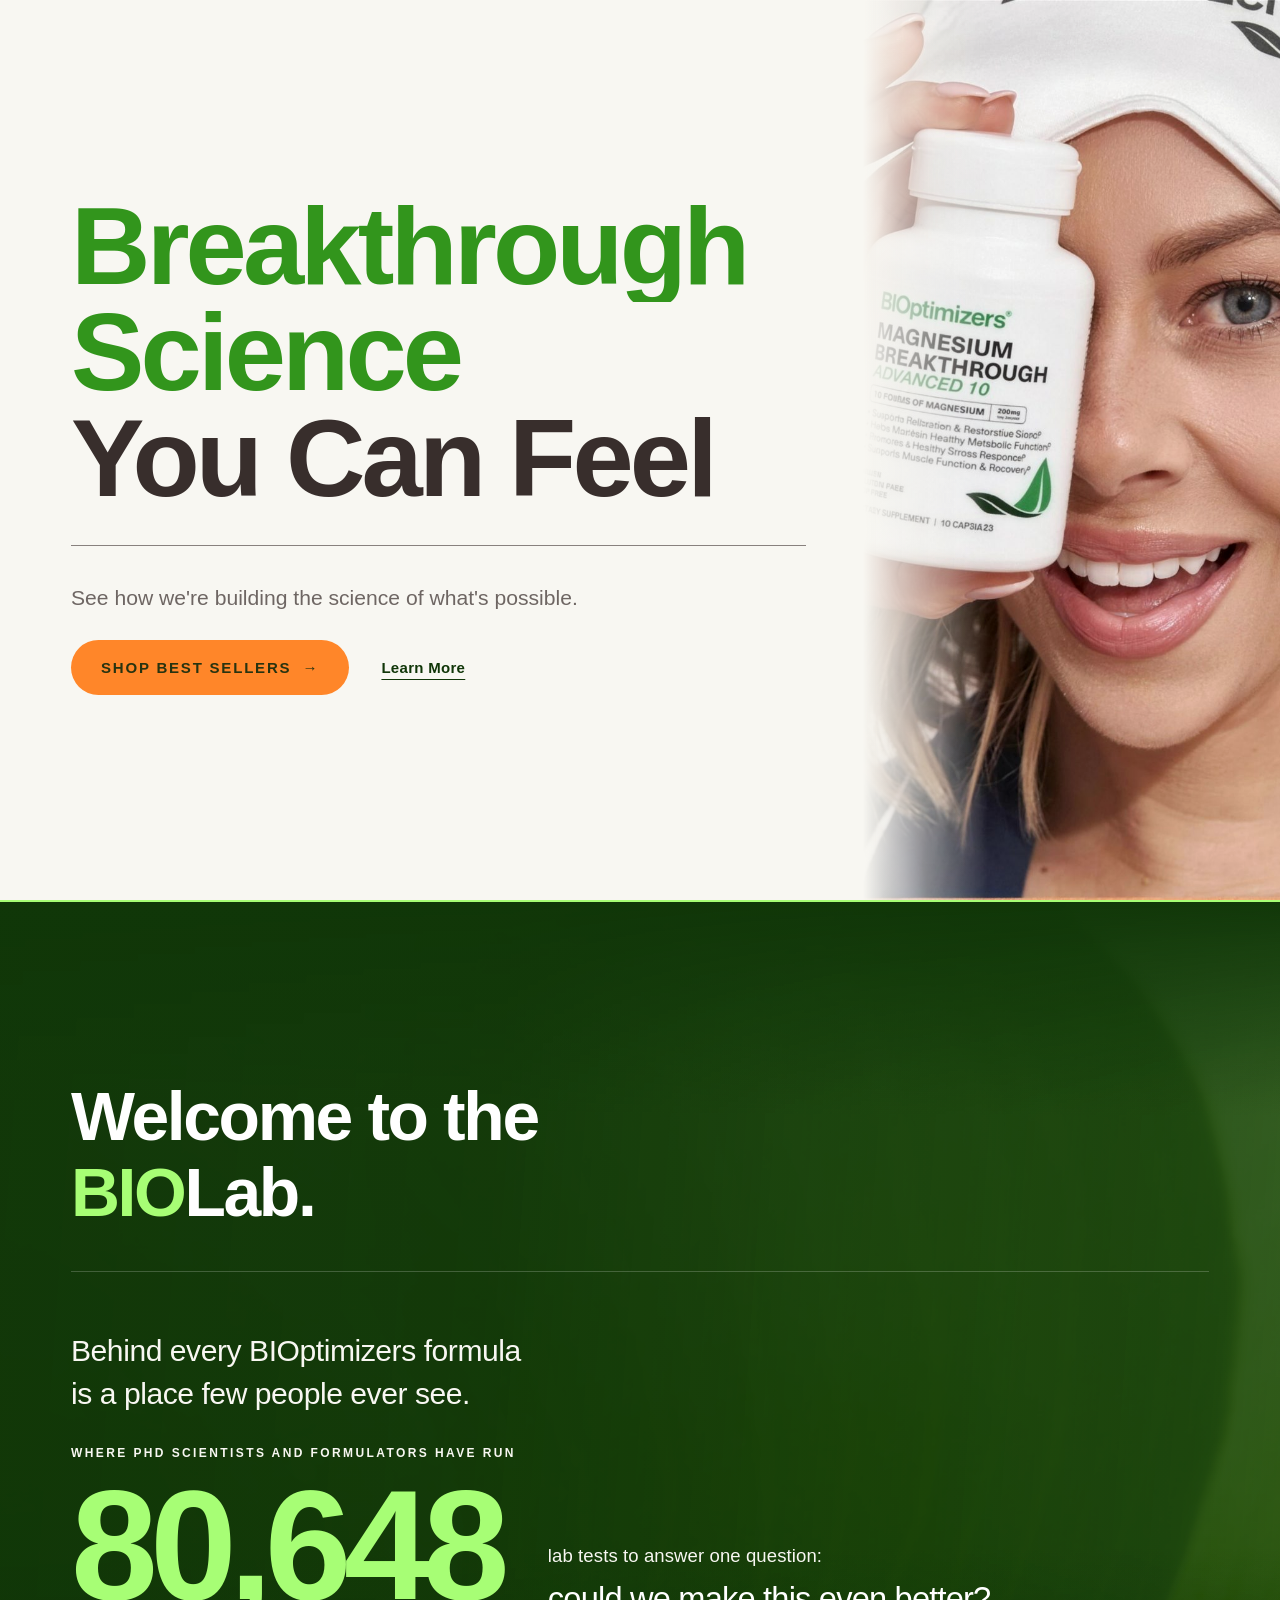
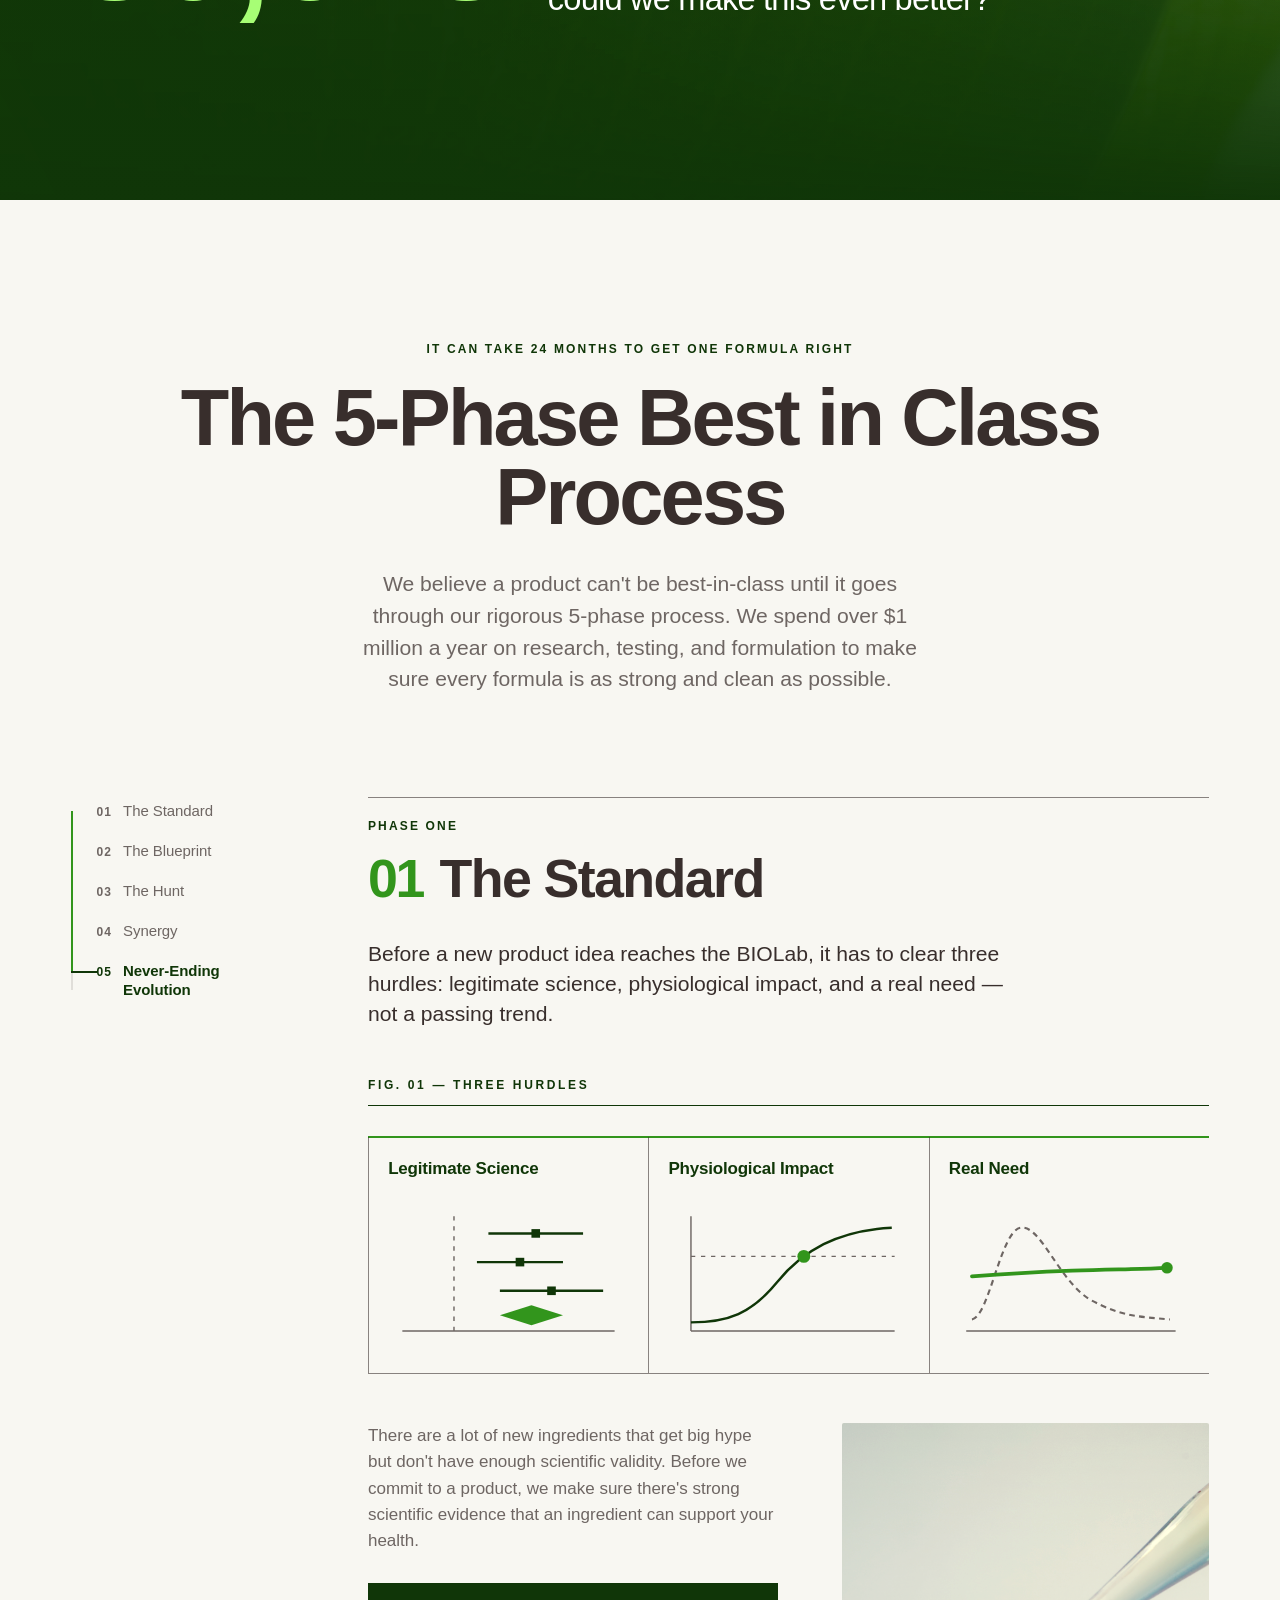
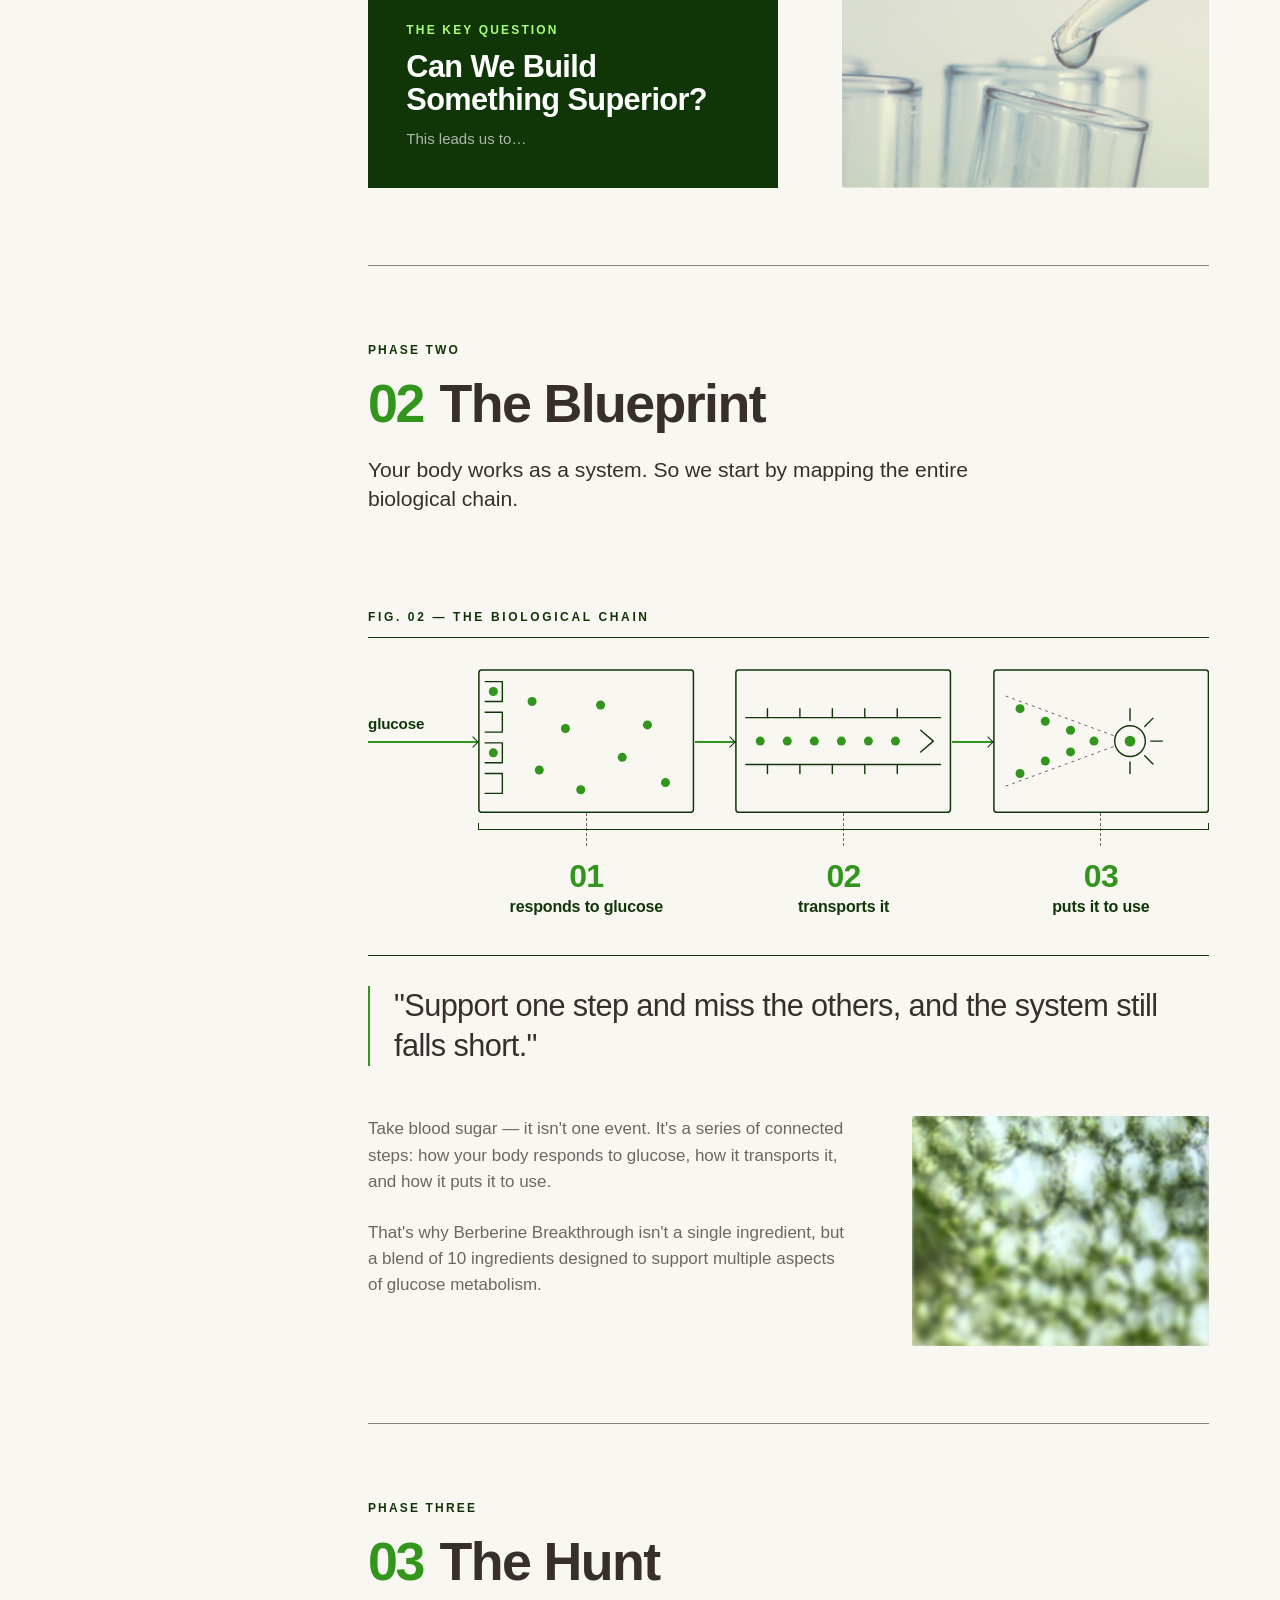
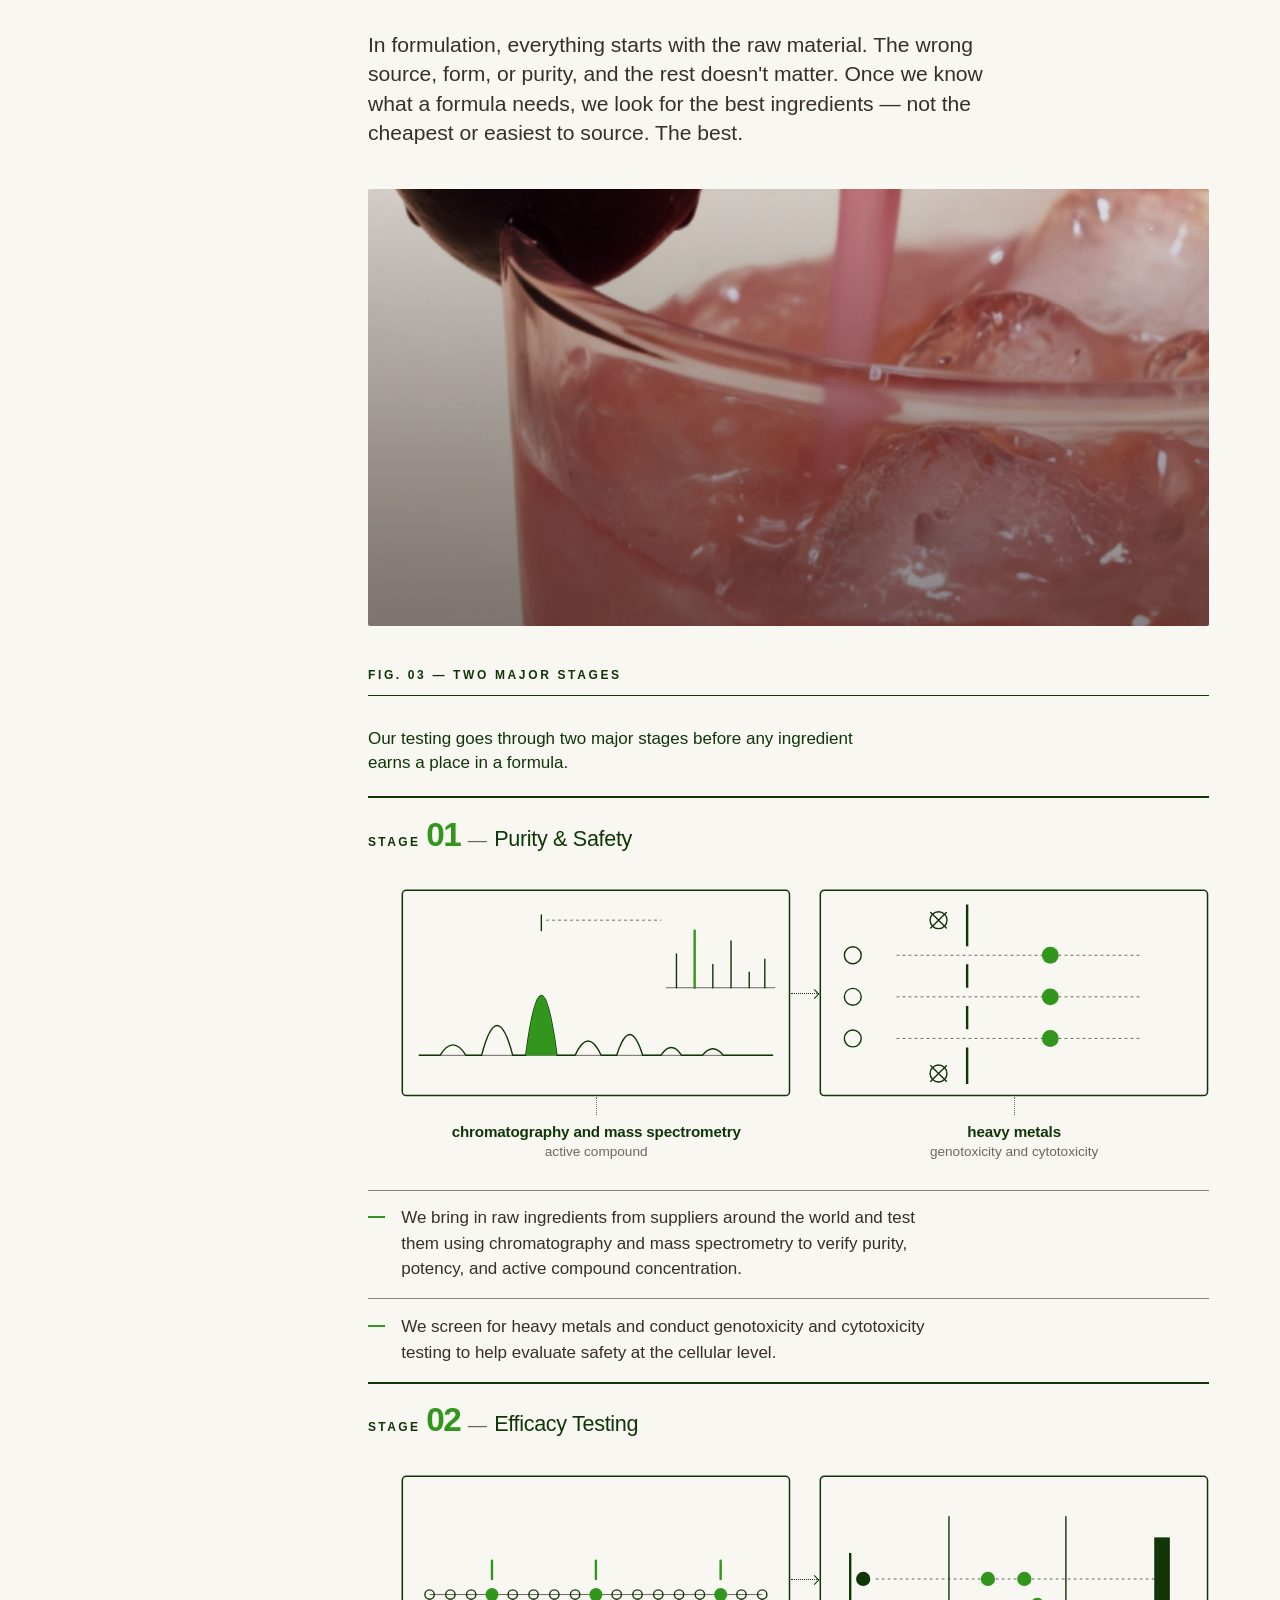
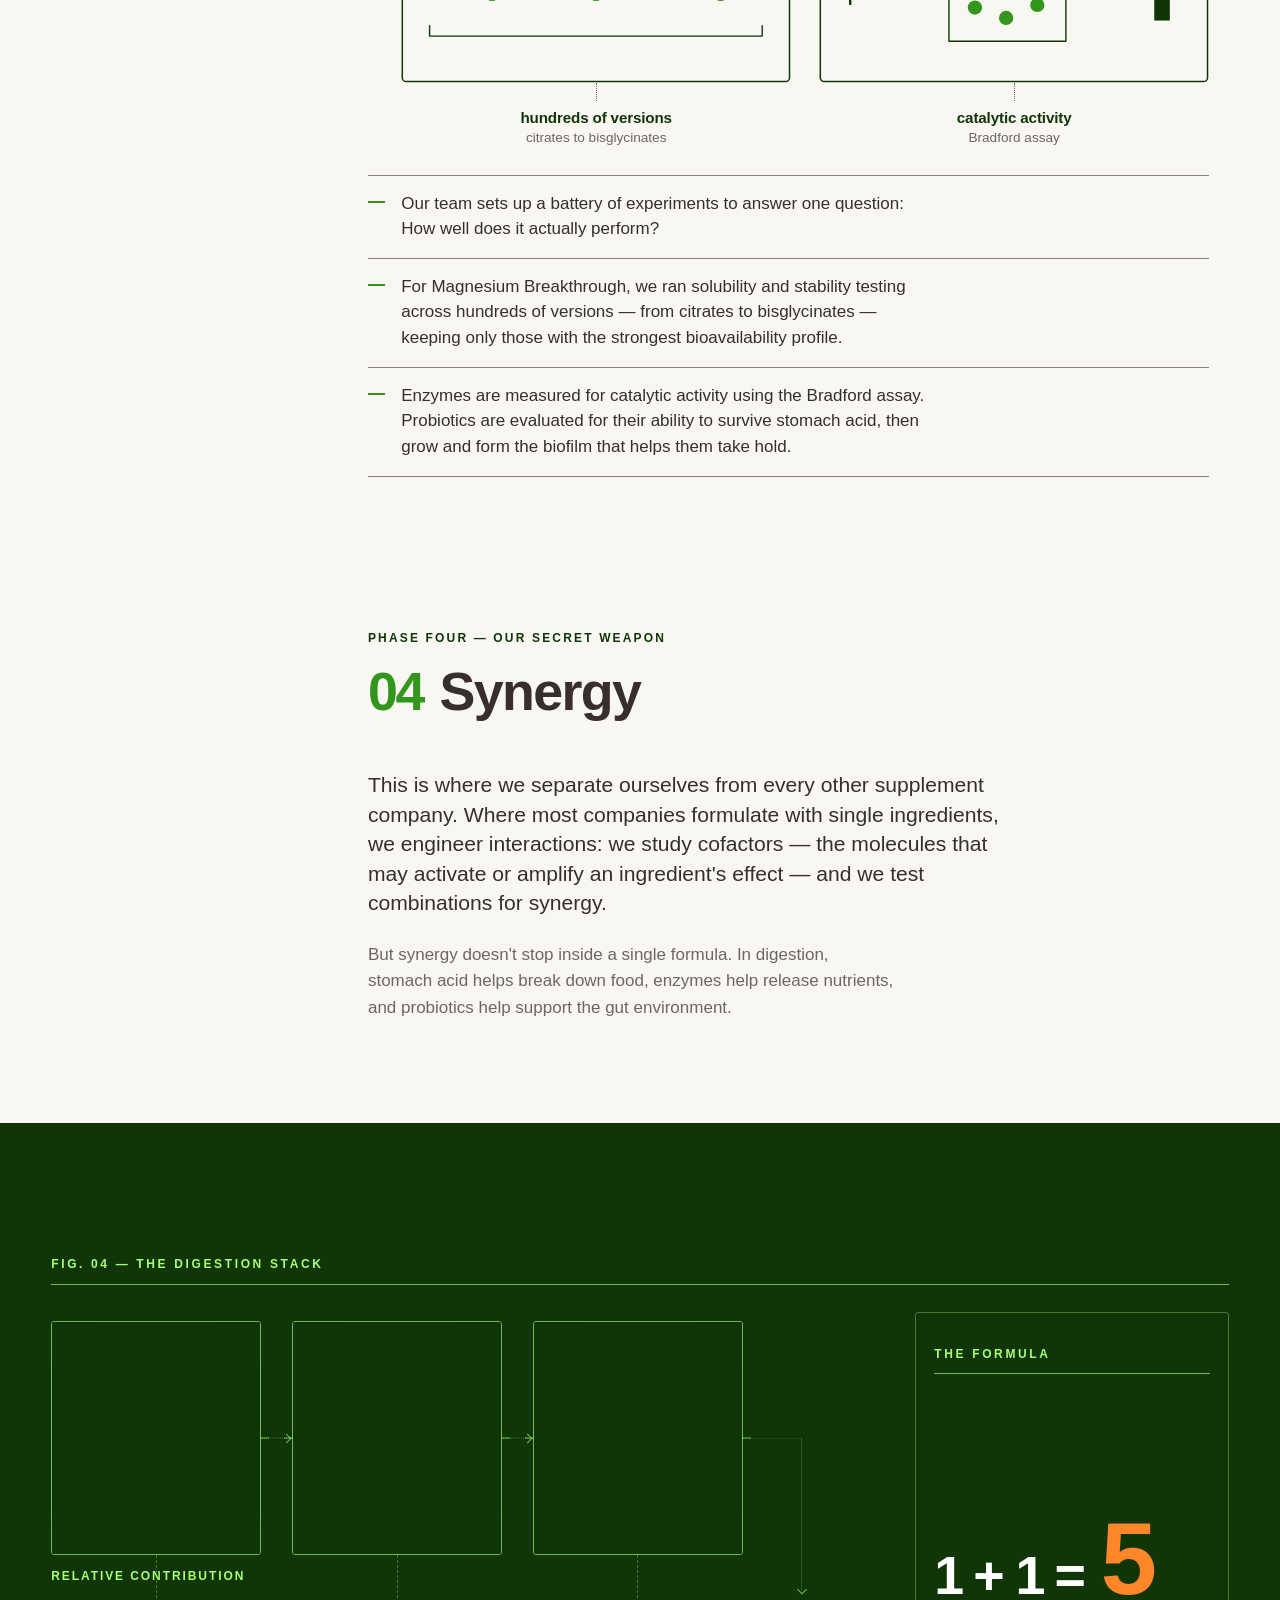
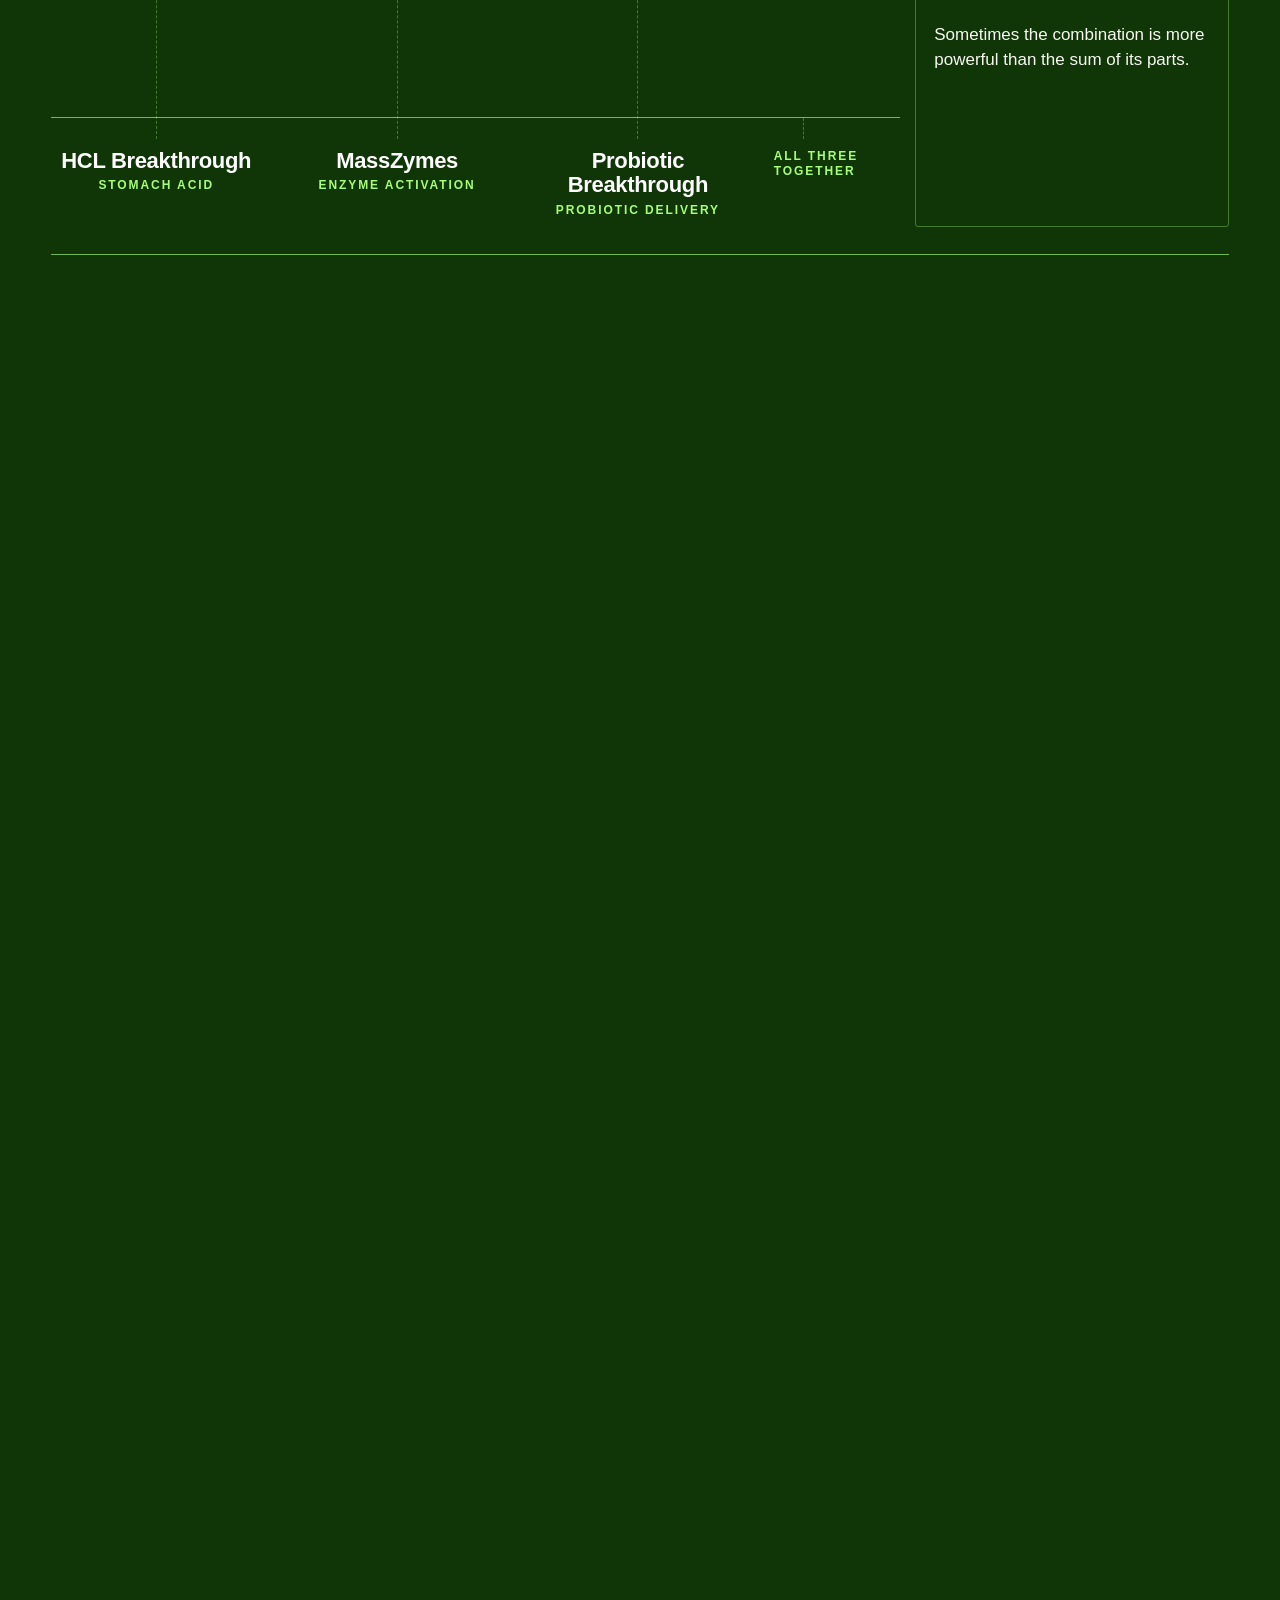
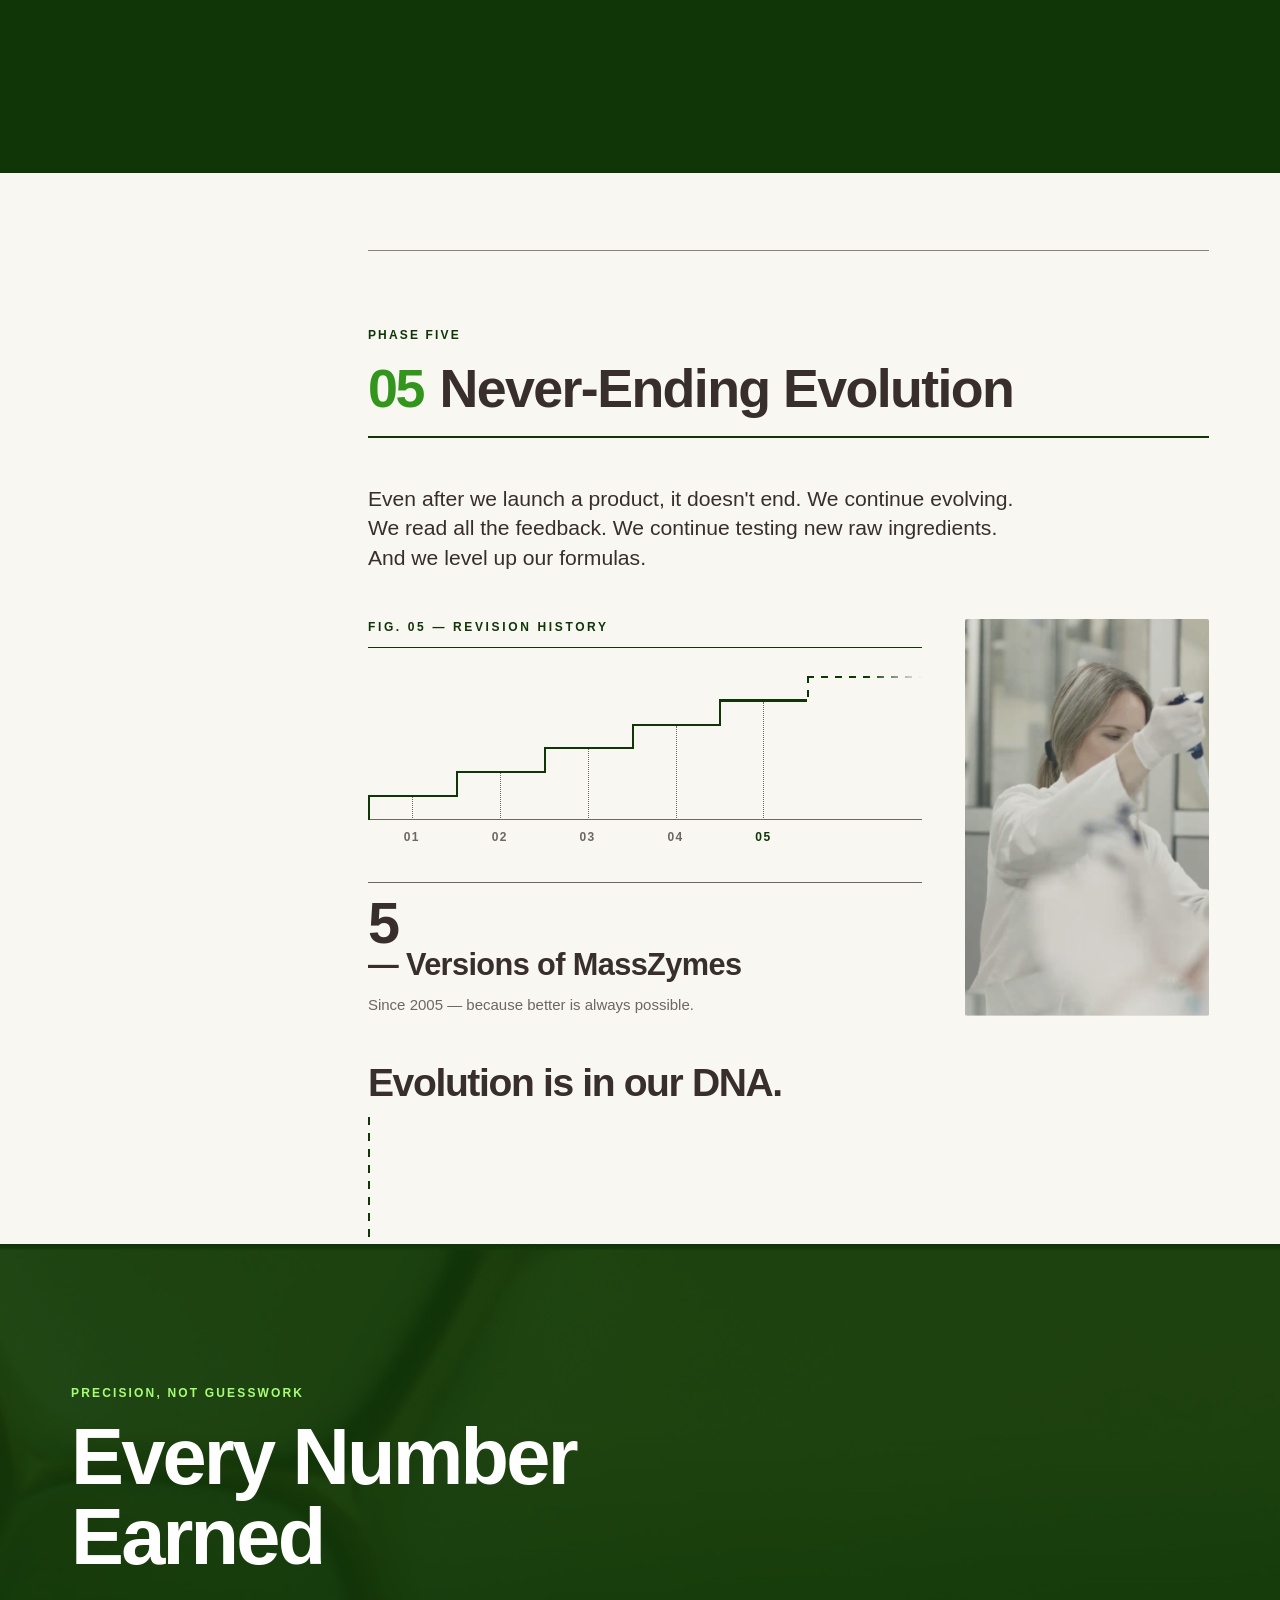
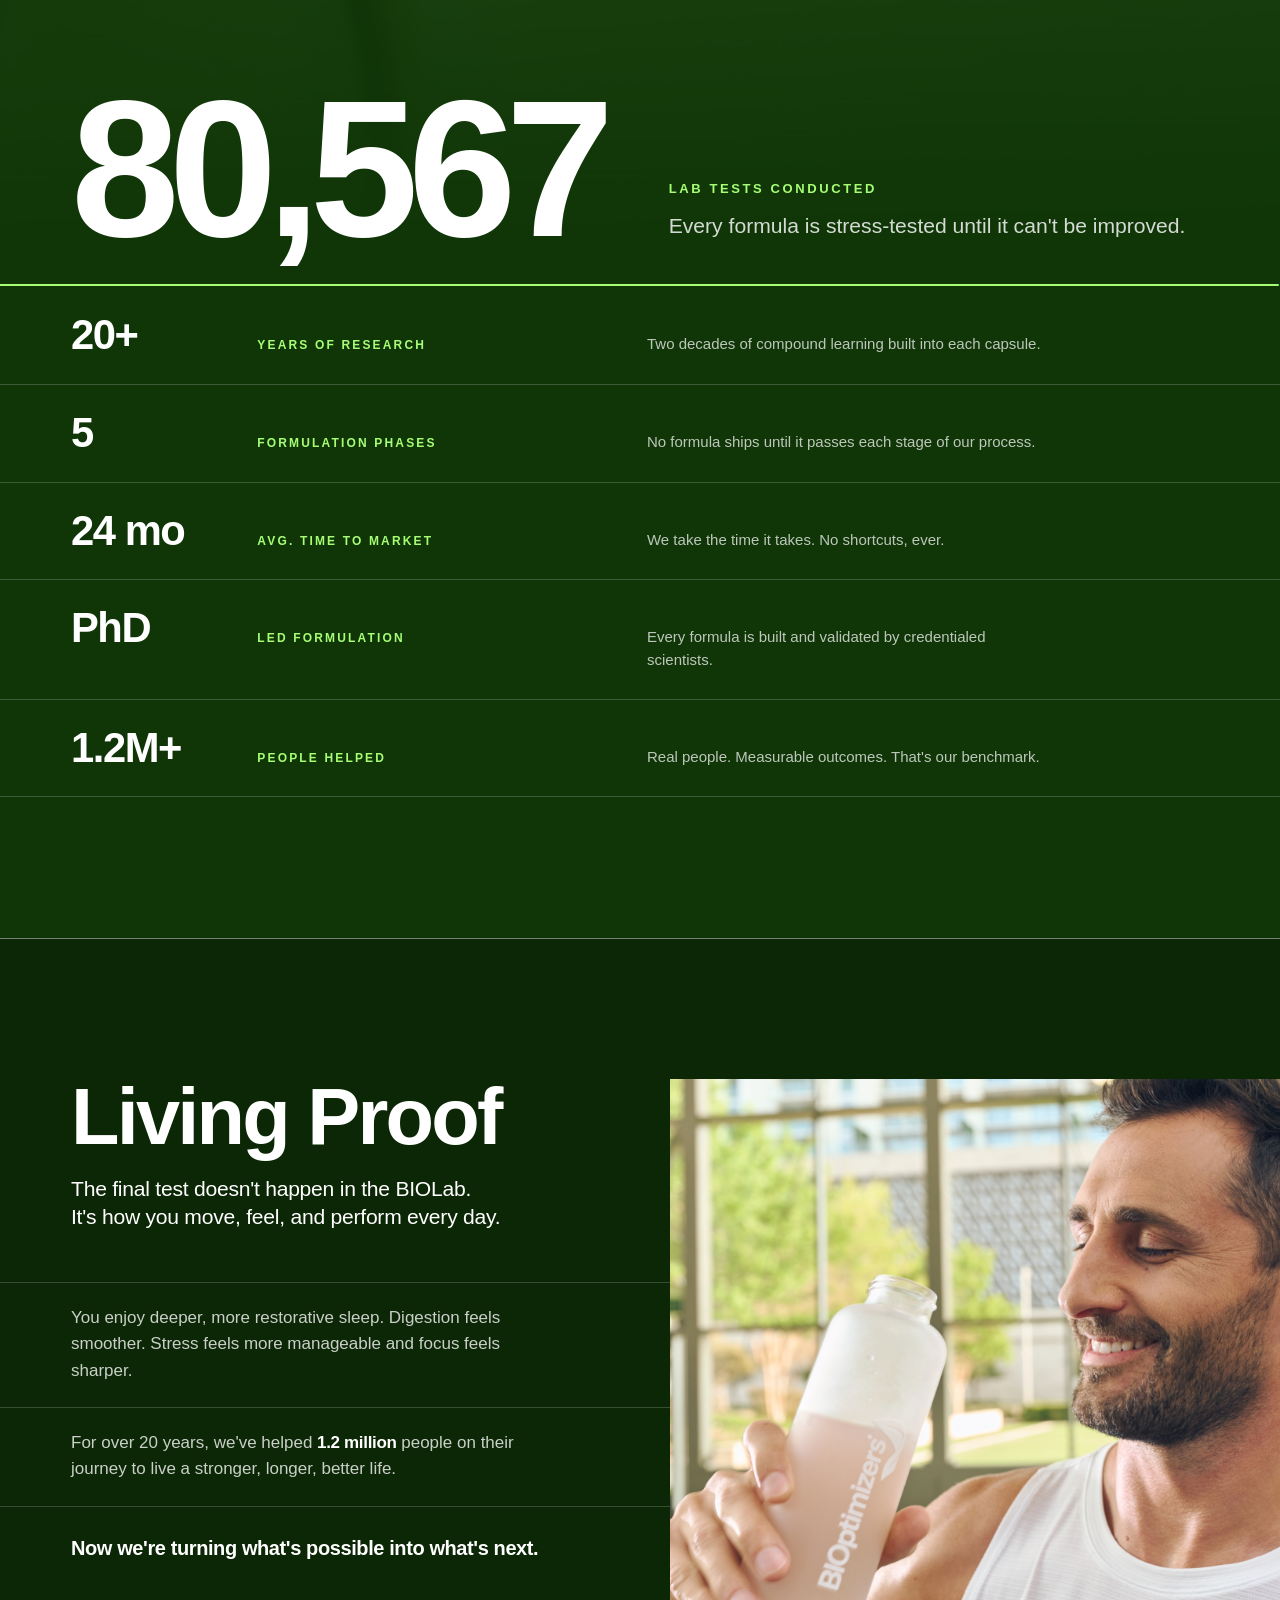
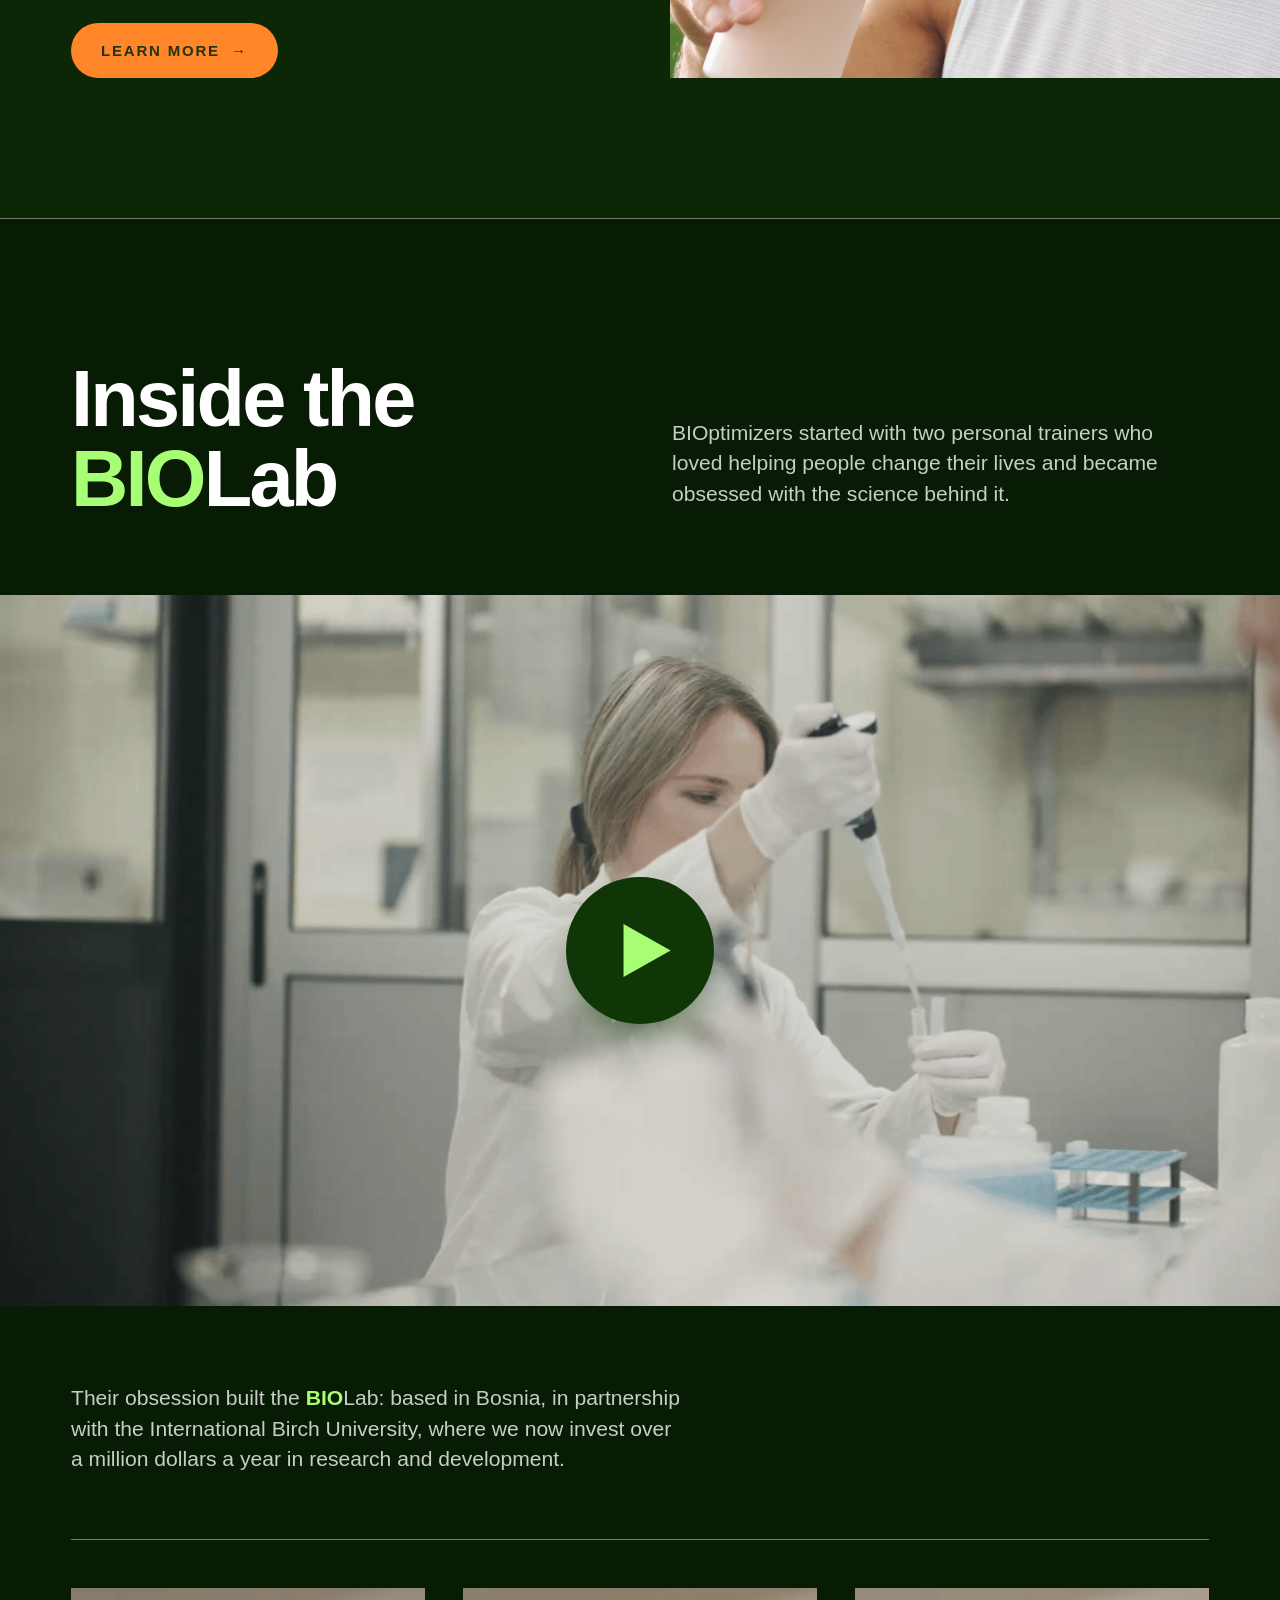
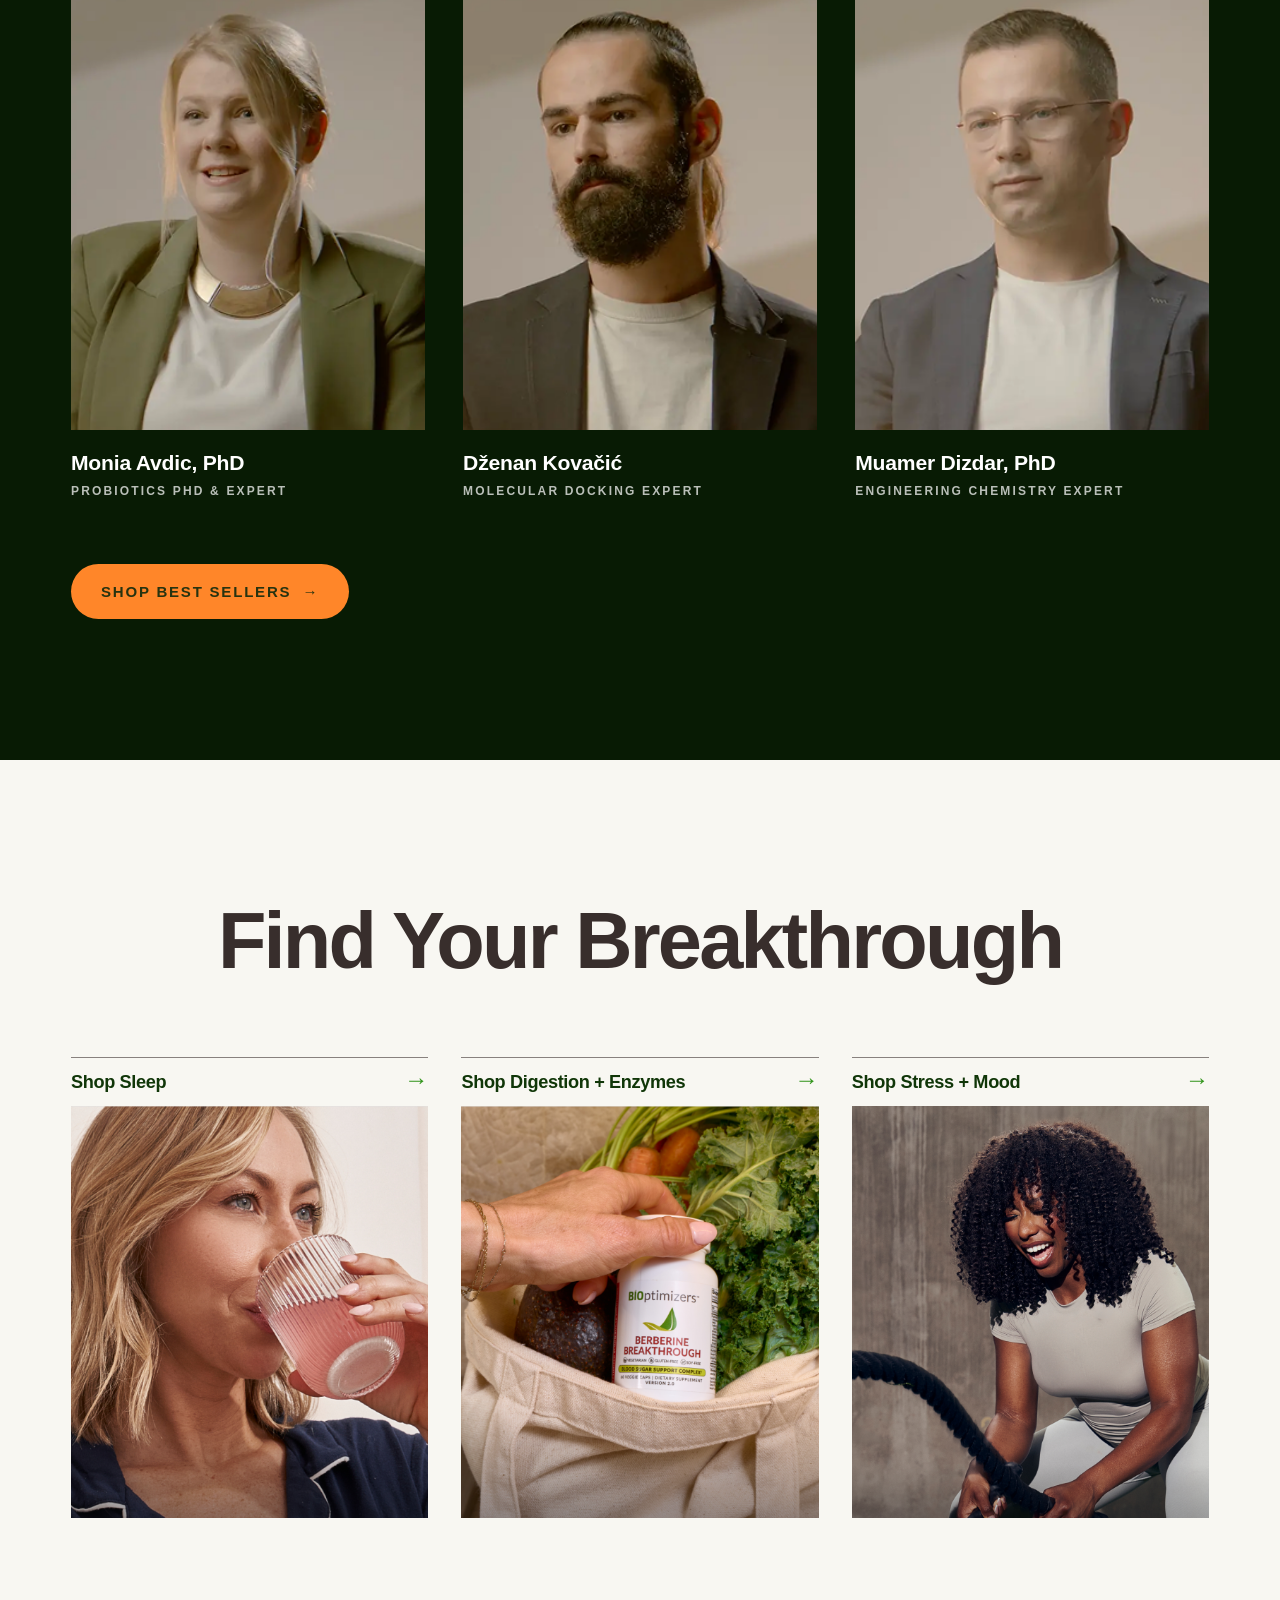
<file: index.html>
<!doctype html>
<html lang="en">
<head>
<meta charset="utf-8">
<meta name="viewport" content="width=device-width, initial-scale=1">
<!-- STAGING DEPLOY. This build preview carries the real brand's copy and
     product photography, so it must not be indexed: left open it competes
     with the live site in search and can be mistaken for it. Delete this
     line when the page ships to its real home. -->
<meta name="robots" content="noindex, nofollow">
<title>Breakthrough Science You Can Feel | BIOptimizers</title>
<meta name="description" content="See how we're building the science of what's possible.">
<link rel="stylesheet" href="./styles.css">
<!-- app.js promises that "visibility is the floor" and gives the reveal three
     independent ways to fire — but all three live inside the script, so the
     one failure they do not cover is the script never running at all. With JS
     off, every [data-reveal] stays at opacity:0 and the reader gets a blank
     page. This is that floor, written where no script is needed to reach it.
     Reduced motion was already safe: its escape hatch is pure CSS. -->
<noscript><style>
  [data-reveal] { opacity: 1 !important; transform: none !important; }
  /* WAVE 3 — THE FLOOR HAD A HOLE IN IT. The rule above reaches the element
     that carries [data-reveal]; five transforms on this page live on a
     DESCENDANT of that element and wait for the same .is-in class. Nothing
     was putting those back. Measured with scripts off at 1920: the <i> inside
     every .hero__title .line sat at translateY(205.9px) — 110% of its own
     height, inside an overflow:hidden mask — so the page's H1 was INVISIBLE
     and the hero opened with 680px of empty cream. Three photographs were
     also frozen at their opening crop (1.12 / 1.17 / 1.06 instead of their
     resting values). Every line below is the finished still. */
  .hero__title .line i { transform: none !important; }
  .film img, .film.is-in img { transform: scale(1.06) !important; }
  .person__frame img { transform: scale(1.10) translateY(var(--ty, 0)) !important; }
  .phase__plate img { transform: none !important; }
  .proof__plate img { transform: scale(1.05) !important; }
  /* PIECE 08 — Fig. 05 is DRAWN, not faded, so its resting state lives on
     five pseudo-elements that wait for .is-in on an ancestor. With no script
     the staircase would be an empty ruled box and the closing descender into
     #stats would never exist. These are the finished strokes. */
  .revs__axis, .rev::before, .rev::after, .creed::after { transform: none !important; }
  /* PIECE 04 — the gate's rail is DRAWN out of a scaleX(0) on a pseudo-element
     of .gates, which waits on .is-in like everything else. Same hole, same
     patch: with no script the rail is simply already ruled. */
  .gates::before { transform: none !important; }
  /* PIECE 12. Two transforms in the finale wait on .is-in and both live on a
     DESCENDANT of the element carrying [data-reveal], so the rule above misses
     them: the three doors' hairlines are drawn with scaleX(0 -> 1), and each
     photograph settles out of a scale(1.12) crop. With scripts off that left
     three unruled, over-zoomed tiles. These are the finished stills. */
  .door__row::before { transform: none !important; }
  .door__frame img { transform: scale(1.28) !important; }
  /* PIECE 05 — Fig. 1. The chassis of the chain is never animated, so it is
     already whole here. The two things that are: the conduit fills, which
     rest at scaleX(1), and the material inside each station, which rests at
     full opacity. Without these the figure would render as a labelled but
     EMPTY apparatus with scripts off — drawn, and carrying nothing. */
  .chain__flow { transform: none !important; }
  .chain__mat { opacity: 1 !important; }
  /* PIECE 06 — Fig. 03. The four instruments are chassis and are already
     whole here. What is not: the material inside them — the identified peak
     and its mass line, the lots that clear the screen, the versions that are
     kept, the sample in the cuvette — which arrives on opacity and waits for
     .is-in on .hunt__sheet, an ANCESTOR of it. Without this the plate renders
     with scripts off as four drawn but EMPTY instruments: a chromatogram with
     no identified peak, a screen nothing gets through, a series with nothing
     kept. This is the loaded figure. */
  .sift__mat { opacity: 1 !important; }
  /* PIECE 07 — the specimens inside the vessels. These already rest correctly
     without a rule: the scrub writes transform and opacity as INLINE styles
     from initSynergy, so with no script there is nothing to undo and the CSS
     defaults (opacity 1, no transform) are the finished frame. It is stated
     anyway because the two holes this block has already had were both a
     descendant transform whose resting value lived somewhere a later edit
     could move it. If anyone ever gives .vessel__vid an opening crop in the
     stylesheet, the floor is already written. */
  .vessel__vid { opacity: 1 !important; transform: none !important; }
</style></noscript>
</head>
<body>

<a class="skip-link" href="#main">Skip to content</a>

<main id="main">

<!-- ============ PIECE 01: HERO — START ============ -->
<!-- The headline and the photograph live in DIFFERENT GRID ROWS. That is the
     whole fix: the collision was structural (both were placed in one 1/1 cell
     and left to miss each other by luck), so the answer is structural too.
     The h1 spans the full container and keeps its 144px colour split; the
     photograph is a plate locked into the bottom-right corner of the row
     BELOW it. A single hairline crosses the whole composition and both the
     sentence and the plate hang off it — one grid, one design.
     The reader can now act from the first screen: an orange CTA to the shop
     and a quiet link down to the process. Both labels already exist on this
     page ("Shop best sellers", "Learn More"); no new copy was invented. -->
<section class="hero" id="hero" aria-labelledby="hero-heading">
  <div class="hero__grid">

    <h1 id="hero-heading" class="hero__title">
      <span class="line" data-reveal><i>Breakthrough</i></span>
      <span class="line" data-reveal><i>Science</i></span>
      <span class="line line--alt" data-reveal><i>You Can Feel</i></span>
    </h1>

    <div class="hero__rule" aria-hidden="true"></div>

    <div class="hero__say">
      <p class="hero__sub" data-reveal data-reveal-delay="2">See how we're building the science of what's possible.</p>
      <div class="hero__act">
        <a class="btn" href="https://bioptimizers.com/shop" data-reveal data-reveal-delay="3">Shop best sellers</a>
        <a class="hero__more" href="#phases" aria-label="Learn More about the 5-phase process" data-reveal data-reveal-delay="3">Learn More</a>
      </div>
    </div>

    <!-- LCP element. No [data-reveal] here on purpose: hiding it behind an
         observer would push the largest paint past the reveal. -->
    <div class="hero__plate">
      <img src="./hero-magnesium-sleep.jpg"
           alt="Smiling woman holding BIOptimizers Magnesium Breakthrough, wearing a sleep mask"
           width="1600" height="1446" fetchpriority="high" decoding="async">
    </div>

  </div>
</section>
<!-- ============ PIECE 01: HERO — END ============ -->


<!-- ============ PIECE 02: MANIFESTO / BIOLAB — START ============ -->
<!-- THE FIRST DARK BEAT — the page changes register here, so the section takes
     a whole screen and nothing in it uses the shared 900ms fade:
       · the seam CUTS across the top edge (scaleX from the left)
       · the sentence CLIMBS out of per-line masks, one line at a time
       · 80,648 is UNCOVERED by a --vital bar that wipes over and off it
       · the leaf light DRIFTS against the scroll behind all of it
     One sentence, re-typeset — not reworded. Every fragment below is an
     inline <span>, so the browser and the copy gate both read the source
     line back as one continuous sentence.
     The CSS resting state is the finished composition; JS arms the motion by
     adding .is-armed. No JS, a dead observer, or prefers-reduced-motion all
     land on the still — visibility is the floor. -->
<section class="manifesto" id="biolab-banner" aria-labelledby="banner-heading" data-manifesto>
  <div class="manifesto__field" aria-hidden="true">
    <img class="manifesto__texture" data-mf="texture"
         src="./ae173b73b3bbce85db3224bb257502de1eb17e9a-m-88636705584f5a5233e0ae18df42519e.png"
         alt="" width="890" height="686" loading="lazy" decoding="async">
    <span class="manifesto__veil"></span>
  </div>
  <span class="manifesto__seam" aria-hidden="true"></span>

  <!-- WAVE 3 — THE TITLE ARRIVES WITH ITS SECTION, NOT AFTER IT.
       This h2 used to be the LAST element in the section: the greeting
       rendered under its own explanation and, because the choreography runs
       in DOM order, it carried a ~1.45s delay — the name of the place landed
       a second and a half after the place did. The UI/UX critic and the copy
       gate's order check found it independently, and the source says the same
       thing: "Welcome to the BIOLab." is the heading, the sentence is the
       body under it. So the greeting opens, a rule is drawn under it, and the
       sentence then builds to 80,648 — which now lands LAST and largest,
       where a climax belongs, instead of halfway up the screen. -->
  <div class="shell manifesto__type">
    <h2 id="banner-heading" class="manifesto__title">
      <span class="mf-line"><span class="mf-line__i">Welcome to the</span></span>
      <span class="mf-line"><span class="mf-line__i"><b>BIO</b>Lab.</span></span>
    </h2>
    <p class="manifesto__body">
      <span class="mf-set" data-mf-split>Behind every BIOptimizers formula is a place few people ever see.</span>
      <span class="mf-cue" data-mf-split>Where PhD scientists and formulators have run</span>
      <span class="mf-tally" data-mf-tally><span class="mf-tally__n">80,648</span></span>
      <span class="mf-close">
        <span class="mf-ask" data-mf-split>lab tests to answer one question:</span>
        <span class="mf-q" data-mf-split>could we make this even better?</span>
      </span>
    </p>
  </div>
</section>
<!-- ============ PIECE 02: MANIFESTO — END ============ -->


<!-- ============ PIECE 03: PHASE SPINE (carries 04-08) — START ============ -->
<section class="process" id="phases" aria-labelledby="phases-heading">

  <!-- WAVE 4 — ONE MASTHEAD, ONE ARRIVAL. Every heading block on this page
       used to deal its own parts 0/110/220ms apart, which is how 53 reveals
       ended up with 37 of them on one identical fade. A masthead is a block:
       kicker, title and lede arrive together, here and in all five phases,
       the register and the people board. Nine fades removed, none re-cut. -->
  <header class="overture shell" data-reveal>
    <p class="eyebrow overture__kicker">It Can Take 24 Months To Get One Formula Right</p>
    <h2 id="phases-heading" class="overture__title">The 5-Phase Best in Class Process</h2>
    <p class="overture__lede">We believe a product can't be best-in-class until it goes through our rigorous 5-phase process. We spend over $1 million a year on research, testing, and formulation to make sure every formula is as strong and clean as possible.</p>
  </header>

  <div class="process__body">

    <!-- THE SPINE IS NAVIGATION. IT WAS A PROGRESS BAR WEARING THE WORD.
         Round 1 shipped `aside[aria-hidden="true"]` containing zero links. A
         reader in phase 3 could not reach phase 5, and a screen-reader user
         was never told which of the five phases they were in — the page's one
         `aria-current` sat INSIDE the hidden container, where by definition
         nothing could ever see it. So: a labelled <nav>, five real in-page
         links, `aria-current="step"` on the anchor itself.

         IT IS ALSO THE KEYBOARD'S ONLY FOOTHOLD IN THE ARGUMENT. Before this
         there were 9 focusable elements across the document and TAB 3 -> TAB 4
         moved scrollY 0 -> 12,244: the manifesto, all five phases, the whole
         1+1=5 mechanism and the stats register were crossed in one keystroke.
         Now 14, and that leap is TAB 3 -> TAB 4 = 0 -> 2,023, landing on the
         spine. There is still no interactive element inside the prose itself
         and inventing one would be worse than the problem — so the five links
         are not five rests, they are five jumps: from any of them, Enter puts
         you at the top of any phase, and Shift+Tab from a phase brings the
         index back.

         Every phase carries tabindex="-1" so the BROWSER'S OWN fragment
         navigation lands focus on the article it jumped to. That is why this
         works with JS switched off: the anchors are anchors, and the landing
         is the platform's, not ours. JS only adds smooth travel and keeps the
         active step in step with the scroll. The one honest limit of the no-JS
         path is that `aria-current` stays on 01 — with no script there is
         nothing that could know otherwise, and 01 is where a reader entering
         this section actually is.

         Below 1024px this same markup lays out as a ruled index at the head
         of the section instead of vanishing — see styles.css. -->
    <nav class="spine" aria-labelledby="spine-label" data-spine>
      <p class="spine__label" id="spine-label">Jump to phase</p>
      <div class="spine__rail" aria-hidden="true"><span class="spine__fill" data-spine-fill></span></div>
      <ol class="spine__list">
        <li class="spine__item is-active" data-spine-step="1"><a class="spine__link" href="#phase-1" data-spine-link="1" aria-current="step"><b class="spine__num">01</b><span class="spine__name">The Standard</span></a></li>
        <li class="spine__item" data-spine-step="2"><a class="spine__link" href="#phase-2" data-spine-link="2"><b class="spine__num">02</b><span class="spine__name">The Blueprint</span></a></li>
        <li class="spine__item" data-spine-step="3"><a class="spine__link" href="#phase-3" data-spine-link="3"><b class="spine__num">03</b><span class="spine__name">The Hunt</span></a></li>
        <li class="spine__item" data-spine-step="4"><a class="spine__link" href="#phase-4" data-spine-link="4"><b class="spine__num">04</b><span class="spine__name">Synergy</span></a></li>
        <li class="spine__item" data-spine-step="5"><a class="spine__link" href="#phase-5" data-spine-link="5"><b class="spine__num">05</b><span class="spine__name">Never-Ending Evolution</span></a></li>
      </ol>
    </nav>

    <div class="phases">

      <!-- ---------- PIECE 04: PHASE ONE — START ---------- -->
      <!-- PHASE ONE IS A GATE. IT IS NOW BUILT AS ONE.
           The standing verdict on this stretch was that phases 1/2/3/5 render
           as five near-identical two-column text+image cards. This one stops
           being a card. It is three BANDS, each spanning the full content
           width, in the order a paper makes its case:

             1. MASTHEAD  rule, "Phase One", then 01 + The Standard set on one
                          line at the same size — the stage marker is TYPE now,
                          at full contrast, not a 272px 10%-opacity smudge
                          floating behind the prose.
             2. THE GATE  the three hurdles, given the whole width and a
                          bespoke plate each. They were plain pills; they are
                          the substance of this phase.
             3. THE CODA  why the standard exists, beside the photograph, and
                          the question that hands off to Phase Two.

           WHAT THE THREE PLATES SHOW. Three different figure types, one shared
           grammar: GREEN IS WHAT CLEARS THE GATE.
             · Legitimate Science  — a forest plot. Independent estimates, all
               landing on the same side of the null, and a pooled summary
               diamond. That is what "strong scientific evidence" looks like
               when you actually go and check.
             · Physiological Impact — a dose-response curve crossing an effect
               threshold. The marker is the crossing.
             · Real Need — two traces on one axis: a spike that collapses
               (dashed, receding) against a level that holds. "A real need —
               not a passing trend", drawn.
           They are SCHEMATIC, deliberately: no axis values, no counts, nothing
           that could be read as a dataset we do not have. Each sits under the
           test it belongs to and is aria-hidden — the label already says it.

           ARRIVAL IS STILL FOUR BLOCKS, not four more paragraphs: masthead,
           lead, gate, coda. The photograph settles out of its crop as before.
           The gate's rail is DRAWN (--ease-draw), the same gesture as the
           spine fill and the manifesto seam — a rule ruled across the page is
           the one thing on this page allowed to draw itself. Its resting value
           is in the <noscript> block and in the reduced-motion block below. -->
      <article class="phase" id="phase-1" data-phase="1" tabindex="-1" aria-labelledby="phase-1-heading">

        <header class="phase__head" data-reveal>
          <p class="eyebrow">Phase One</p>
          <div class="phase__mast">
            <p class="phase__ghost" aria-hidden="true">01</p>
            <h3 id="phase-1-heading" class="phase__title">The Standard</h3>
          </div>
        </header>

        <p class="lead phase__lead" data-reveal data-reveal-delay="1">Before a new product idea reaches the BIOLab, it has to clear three hurdles: legitimate science, physiological impact, and a real need — not a passing trend.</p>

        <!-- WAVE 4 COHERENCE — THE PLATE IS NUMBERED LIKE EVERY OTHER PLATE.
             The gate triptych was the one figure on this page with no marker
             at all while phase 2 carried "Fig. 1" and phase 5 "Fig. 05". One
             convention now: Fig. 0N, where N is the PHASE the plate belongs
             to, so the five plates index against the same 01–05 the spine
             uses. Each name is a phrase already in this page's copy — here,
             the "three hurdles" the lead directly above it names. -->
        <figure class="fig fig--gate" data-reveal>
        <p class="fig__mark">Fig. 01 — Three Hurdles</p>
        <ol class="gates">
          <li class="gate">
            <p class="gate__name">Legitimate Science</p>
            <svg class="gate__fig" viewBox="0 0 168 104" aria-hidden="true" focusable="false">
              <g class="gf-rule">
                <path d="M10 92H158"/>
                <path d="M46 12V92" stroke-dasharray="3 4"/>
              </g>
              <g class="gf-ink">
                <path d="M70 24H136"/>
                <path d="M62 44H122"/>
                <path d="M78 64H150"/>
              </g>
              <g class="gf-dot">
                <rect x="100" y="21" width="6" height="6"/>
                <rect x="89" y="41" width="6" height="6"/>
                <rect x="111" y="61" width="6" height="6"/>
              </g>
              <path class="gf-mark" d="M78 81 100 74 122 81 100 88Z"/>
            </svg>
          </li>
          <li class="gate">
            <p class="gate__name">Physiological Impact</p>
            <svg class="gate__fig" viewBox="0 0 168 104" aria-hidden="true" focusable="false">
              <g class="gf-rule">
                <path d="M16 12V92"/>
                <path d="M16 92H158"/>
                <path d="M16 40H158" stroke-dasharray="3 4"/>
              </g>
              <path class="gf-ink" d="M16 86C42 86 58 80 76 58C94 36 118 22 156 20"/>
              <circle class="gf-mark" cx="94.7" cy="40" r="4.5"/>
            </svg>
          </li>
          <li class="gate">
            <p class="gate__name">Real Need</p>
            <svg class="gate__fig" viewBox="0 0 168 104" aria-hidden="true" focusable="false">
              <g class="gf-rule">
                <path d="M12 92H158"/>
              </g>
              <path class="gf-soft" d="M16 84C28 82 36 22 50 20C64 18 76 56 98 70C120 82 132 82 154 84" stroke-dasharray="4 3"/>
              <path class="gf-trace" d="M16 54C42 52 60 51 86 50C114 49 132 49 152 48"/>
              <circle class="gf-mark" cx="152" cy="48" r="4"/>
            </svg>
          </li>
        </ol>
        </figure>

        <div class="phase__coda" data-reveal>
          <p class="phase__note">There are a lot of new ingredients that get big hype but don't have enough scientific validity. Before we commit to a product, we make sure there's strong scientific evidence that an ingredient can support your health.</p>
          <aside class="keynote">
            <p class="keynote__label">The Key Question</p>
            <p class="keynote__ask">Can We Build Something Superior?</p>
            <p class="keynote__tail">This leads us to…</p>
          </aside>
        </div>

        <figure class="phase__plate" data-reveal>
          <img class="plate--breathe plate--breathe-a"
               src="./laboratory-pipette-drop-test-tubes-d-7fc4d93f0f60fce5c1e908bc899cf7d3.png"
               alt="Laboratory pipette dropping liquid into test tubes"
               width="761" height="677" loading="lazy" decoding="async">
          <video class="plate__motion plate--breathe plate--breathe-a"
                 src="./plate-pipette-drop.mp4"
                 width="960" height="960"
                 muted playsinline preload="none"
                 aria-hidden="true" tabindex="-1" data-plate-motion></video>
        </figure>

      </article>
      <!-- ---------- PIECE 04: PHASE ONE — END ---------- -->

      <!-- ---------- PIECE 05: PHASE TWO — START ---------- -->
      <!-- THE PAGE'S CLEAREST CONTENT GAP, CLOSED. The copy said "we start by
           mapping the entire biological chain" and then showed a stock
           micrograph of chloroplasts. The claim was stated and never
           demonstrated. Fig. 1 is that map: the three connected steps the
           blood-sugar sentence names — responds to glucose, transports it,
           puts it to use — drawn as one pathway that a single material
           travels through.

           EVERY WORD IN THE FIGURE IS LIFTED FROM THE COPY. The three station
           names are the three verb phrases of the source sentence, unaltered
           and in source order; "glucose" names the material at the inlet. The
           only strings that are not source copy are the plate marker "Fig. 1"
           and the stage numerals 01/02/03.

           THE PULL-QUOTE IS NOW THE PLATE'S CAPTION. It sits under the closing
           rule, directly beneath the bracket that spans all three steps — so
           "support one step and miss the others" annotates the drawn span it
           is about, instead of floating in a 22-character column. Source
           string order (lead, quote, blood sugar, Berberine) is unchanged.

           THE MATERIAL IS THE ONLY THING THAT MOVES. Chambers, receptor slots,
           carriage rails, the output node, the conduits, the bracket, the
           leaders, the numerals and every label are chassis: drawn from the
           first frame and never animated — the same law PIECE 07 wrote for the
           rig. What arrives is the glucose and the conduit fills between the
           stations, in sequence, on DRAW. So no-JS, reduced motion and a dead
           observer all land on the complete, labelled figure. -->
      <article class="phase phase--blueprint" id="phase-2" data-phase="2" tabindex="-1" aria-labelledby="phase-2-heading">
        <header class="phase__head" data-reveal>
          <p class="eyebrow">Phase Two</p>
          <div class="phase__mast">
            <p class="phase__ghost" aria-hidden="true">02</p>
            <h3 id="phase-2-heading" class="phase__title">The Blueprint</h3>
          </div>
          <p class="lead bp__lede">Your body works as a system. So we start by mapping the entire biological chain.</p>
        </header>

        <figure class="chain" data-reveal data-reveal-delay="1">
          <p class="fig__mark chain__mark">Fig. 02 — The Biological Chain</p>

          <div class="chain__grid">

            <!-- THE INLET. The material enters the system from outside it. -->
            <div class="chain__in">
              <p class="chain__src">glucose</p>
              <span class="chain__link chain__link--in" aria-hidden="true"><i class="chain__flow"></i></span>
            </div>

            <!-- 01 — RESPONDS TO GLUCOSE. Four sites on the inner face of the
                 wall the material arrives at; two of them occupied. The body
                 has somewhere for glucose to land, and it lands. -->
            <div class="chain__cell chain__cell--1">
              <svg class="chain__glyph" viewBox="0 0 240 160" aria-hidden="true" focusable="false">
                <rect class="g-wall" x="1" y="1" width="238" height="158" rx="3"/>
                <path class="g-fit" d="M8 14 H27 V36 H8 M8 48 H27 V70 H8 M8 82 H27 V104 H8 M8 116 H27 V138 H8"/>
                <g class="chain__mat">
                  <circle cx="17" cy="25" r="5"/><circle cx="17" cy="93" r="5"/>
                  <circle cx="60" cy="36" r="5"/><circle cx="97" cy="66" r="5"/>
                  <circle cx="68" cy="112" r="5"/><circle cx="114" cy="134" r="5"/>
                  <circle cx="136" cy="40" r="5"/><circle cx="160" cy="98" r="5"/>
                  <circle cx="188" cy="62" r="5"/><circle cx="208" cy="126" r="5"/>
                </g>
              </svg>
              <span class="chain__link chain__link--out" aria-hidden="true"><i class="chain__flow"></i></span>
            </div>

            <!-- 02 — TRANSPORTS IT. The same material, no longer loose: ordered
                 onto a carriage and moving one way. -->
            <div class="chain__cell chain__cell--2">
              <svg class="chain__glyph" viewBox="0 0 240 160" aria-hidden="true" focusable="false">
                <rect class="g-wall" x="1" y="1" width="238" height="158" rx="3"/>
                <path class="g-fit" d="M12 54 H228 M12 106 H228"/>
                <path class="g-fit" d="M36 54 V44 M72 54 V44 M108 54 V44 M144 54 V44 M180 54 V44 M36 106 V116 M72 106 V116 M108 106 V116 M144 106 V116 M180 106 V116"/>
                <path class="g-fit" d="M206 68 L220 80 L206 92"/>
                <g class="chain__mat">
                  <circle cx="28" cy="80" r="5"/><circle cx="58" cy="80" r="5"/>
                  <circle cx="88" cy="80" r="5"/><circle cx="118" cy="80" r="5"/>
                  <circle cx="148" cy="80" r="5"/><circle cx="178" cy="80" r="5"/>
                </g>
              </svg>
              <span class="chain__link chain__link--out" aria-hidden="true"><i class="chain__flow"></i></span>
            </div>

            <!-- 03 — PUTS IT TO USE. The same material again, gathered to one
                 point and spent: the chain has no outlet because nothing leaves
                 it. Five strokes off the node are the only thing that does. -->
            <div class="chain__cell chain__cell--3">
              <svg class="chain__glyph" viewBox="0 0 240 160" aria-hidden="true" focusable="false">
                <rect class="g-wall" x="1" y="1" width="238" height="158" rx="3"/>
                <path class="g-guide" d="M14 30 L134 74 M14 130 L134 86"/>
                <circle class="g-fit" cx="152" cy="80" r="17"/>
                <path class="g-fit" d="M152 57 V44 M168.3 63.7 L177.5 54.5 M175 80 H188 M168.3 96.3 L177.5 105.5 M152 103 V116"/>
                <g class="chain__mat">
                  <circle cx="30" cy="44" r="5"/><circle cx="30" cy="116" r="5"/>
                  <circle cx="58" cy="58" r="5"/><circle cx="58" cy="102" r="5"/>
                  <circle cx="86" cy="68" r="5"/><circle cx="86" cy="92" r="5"/>
                  <circle cx="112" cy="80" r="5"/>
                  <circle cx="152" cy="80" r="6"/>
                </g>
              </svg>
            </div>

            <!-- THE SPAN. One bracket under all three, ticked at both ends:
                 the three steps are one system. The caption below it is the
                 sentence about exactly that. -->
            <span class="chain__span" aria-hidden="true"></span>
            <span class="chain__drop chain__drop--1" aria-hidden="true"></span>
            <span class="chain__drop chain__drop--2" aria-hidden="true"></span>
            <span class="chain__drop chain__drop--3" aria-hidden="true"></span>

            <p class="chain__key chain__key--1"><b>01</b><span>responds to glucose</span></p>
            <p class="chain__key chain__key--2"><b>02</b><span>transports it</span></p>
            <p class="chain__key chain__key--3"><b>03</b><span>puts it to use</span></p>

          </div>

          <figcaption class="chain__cap">
            <blockquote class="quote">"Support one step and miss the others, and the system still falls short."</blockquote>
          </figcaption>
        </figure>

        <div class="phase__prose bp__body" data-reveal>
          <p>Take blood sugar — it isn't one event. It's a series of connected steps: how your body responds to glucose, how it transports it, and how it puts it to use.</p>
          <p>That's why Berberine Breakthrough isn't a single ingredient, but a blend of 10 ingredients designed to support multiple aspects of glucose metabolism.</p>
        </div>
        <figure class="phase__plate bp__plate" data-reveal>
          <img class="plate--breathe plate--breathe-b"
               src="./microscopic-plant-cells-chloroplasts-m-5b2cbe44cb7ab2a94076068d9a5066e8.png"
               alt="Microscopic view of plant cells with green chloroplasts"
               width="489" height="516" loading="lazy" decoding="async">
          <video class="plate__motion plate--breathe plate--breathe-b"
                 src="./plate-chloroplast-drift.mp4"
                 width="960" height="960"
                 muted playsinline preload="none"
                 aria-hidden="true" tabindex="-1" data-plate-motion></video>
        </figure>
      </article>
      <!-- ---------- PIECE 05: PHASE TWO — END ---------- -->

      <!-- ---------- PIECE 06: PHASE THREE — START ---------- -->
      <!-- THIS PHASE IS THE PAGE'S EVIDENCE, AND IT WAS SET AS A TABLE.
           Two boxed cards, side by side, 15px grey, a 12px label on top of
           each. Everything the copy actually names — chromatography, mass
           spectrometry, heavy metals, genotoxicity, cytotoxicity, solubility
           and stability across hundreds of versions, the Bradford assay,
           biofilm survival — was documentation you scan past.

           It is now a RECORD SHEET, and the sheet is the composition:
             · one 2px --deep rule opens each stage
             · a hairline closes every entry, and the rules run the FULL
               column while the prose stays at ~69 characters (see the
               padding-right trick in styles.css — full-width rules, capped
               measure, no wrapper elements)
             · a --green tick is drawn in the margin of every entry, the same
               gesture the spine uses to mark the step you are on
           Two stages STACKED, not columned: the copy says "two major stages
           BEFORE any ingredient earns a place", which is a sequence. Columns
           said they were parallel.

           AND "FIG. 03" NOW HAS A FIGURE UNDER IT. The record sheet was
           right and it survives untouched, but for four rounds the marker
           above it promised a plate and delivered 946 characters of prose
           and zero drawn marks — in the phase that names chromatography,
           mass spectrometry, the Bradford assay and genotoxicity, which is
           the most drawable material anywhere on this page. Four
           instruments are drawn now, and they are bound INTO the record
           rather than stacked above it: each stage's pair sits under its
           own stage line and over the paragraphs it draws, one card per
           entry that names a method, in the entries' order. Stage 01's two
           cards are its two entries; stage 02's two are the two of its
           three that name an assay — nothing is drawn for "how well does
           it actually perform?", which is the stage's question, not an
           instrument.
           WHAT IS NOT DRAWN IS THE POINT. No axis carries a value, no mark
           carries a count, and no peak or kept version is taller than its
           neighbours: height would invent a bioavailability number per
           version and a scale would invent a measurement. See the long
           note over .sift in styles.css. The drawings are aria-hidden and
           contain no <text> at all — every word in the figure is real HTML
           beside it, so it is selectable, translatable and read aloud.

           THE STAGE LINE IS ONE LINE OF SOURCE, TYPESET IN THREE VOICES.
           Ritual's tiebreaker was sans + serif italic. There is no second
           family available here (Neue Haas Unica Pro is not installed; it
           falls back to Arial), so the answer is scale, case and weight on
           one family, set on ONE baseline:
               STAGE      12px / 700 / caps / +0.2em     the instrument label
               01         32-52px / 700 / --green        the index
               Purity & Safety  22-31px / 400 / --deep   the finding
           Every fragment is an inline <span>, with no whitespace between the
           tags, so textContent and innerText both read back exactly
           "Stage 01 — Purity & Safety". Nothing was reworded, added or cut.

           THE PHOTOGRAPH'S BAKED LABEL: A SCRIM CANNOT FIX IT, AND THE
           MEASUREMENT SAYS SO. "BIOLab INGREDIENT TESTING" is white type
           burned into the PNG at x 11.6-88.6%, y 48.9-51.5% — dead centre,
           nearly full width. Over the cherry it is fine; over the pale ground
           on the right it measures 1.30:1. A scrim was built to it first and
           MEASURED on the rendered frame: an alpha wash is a linear blend, so
           it pulls BOTH the white glyphs and the pale ground toward the same
           colour — 1.30:1 became 1.24:1. Darkening cannot separate two
           already-close values; it is the same class of trap as the
           rgba() that computed 12.27:1 and rendered 1.51:1.
           So the label is cropped OUT, not dressed up. The ink ends at y 342
           of 656, so any bottom-anchored crop shorter than A = 0.56 (h/w)
           starts below it — that single invariant holds at every breakpoint
           here, with 23px of margin at the tightest. What is left is the
           vessel: rim, ice, and the pour landing. The sentence the label was
           carrying is still on the page, in the alt text, where it is
           selectable by a screen reader and translatable by a browser —
           which the raster never was.
           The plate also breaks the shell to the right from 1440 up: at 2560
           that is 394px of photograph where there was cream. -->
      <article class="phase phase--wide" id="phase-3" data-phase="3" tabindex="-1" aria-labelledby="phase-3-heading">
        <header class="phase__head" data-reveal>
          <p class="eyebrow">Phase Three</p>
          <div class="phase__mast">
            <p class="phase__ghost" aria-hidden="true">03</p>
            <h3 id="phase-3-heading" class="phase__title">The Hunt</h3>
          </div>
        </header>
        <div class="phase__prose" data-reveal data-reveal-delay="1">
          <p class="lead">In formulation, everything starts with the raw material. The wrong source, form, or purity, and the rest doesn't matter. Once we know what a formula needs, we look for the best ingredients — not the cheapest or easiest to source. The best.</p>
        </div>
        <figure class="phase__plate hunt__plate" data-reveal>
          <img class="plate--breathe plate--breathe-c"
               src="./biolab-ingredient-testing-cherry-pour-d-b2fbfdc410f5ce7567de5480a527dbaa.png"
               alt="Pink liquid poured during BIOLab ingredient testing"
               width="519" height="656" loading="lazy" decoding="async">
          <video class="plate__motion plate--breathe plate--breathe-c"
                 src="./plate-cherry-pour.mp4"
                 width="834" height="1112"
                 muted playsinline preload="none"
                 aria-hidden="true" tabindex="-1" data-plate-motion></video>
        </figure>
        <!-- ONE arrival for the whole sheet — the caption line and both
             stages — not one per card. The unit of arrival is the block;
             two reveals become one.
             "Our testing goes through two major stages…" is the sentence
             that announces the record's structure, so it is set AS the
             record's opening line, immediately above the first rule,
             instead of being the last paragraph of the prose four hundred
             pixels earlier. Same sentence, same order, no rewording. -->
        <div class="hunt__sheet" data-reveal>
        <p class="fig__mark">Fig. 03 — Two Major Stages</p>
        <p class="hunt__bridge">Our testing goes through two major stages before any ingredient earns a place in a formula.</p>
        <ol class="assay">
          <li class="assay__stage">
            <h4 class="assay__step"><span class="assay__word">Stage </span><b class="assay__no">01</b><span class="assay__em"> — </span><span class="assay__name">Purity &amp; Safety</span></h4>
            <!-- STAGE 01, DRAWN. One card per entry, in the entries' order:
                 the separation the first entry names, the screen the second
                 one does. The card is above the paragraph it draws. -->
            <div class="sift">
              <div class="sift__grid">
                <!-- THE SEPARATION. A chromatogram: a mixture put through a
                     column comes off it resolved, and the component we are
                     after is one peak among the others. The peak is the only
                     thing here in --green because it is the only thing that
                     passed — "active compound concentration", verified. Its
                     mass fingerprint is the stick cluster at the top right,
                     tethered to the peak by a leader: that is the "and mass
                     spectrometry" half of the sentence, and the identified
                     line in it is green for the same reason.
                     NO AXES ARE LABELLED AND NOTHING IS TICKED TO A SCALE.
                     The baseline is a baseline. A y-axis in mAU or an x-axis
                     in minutes would be a measurement we do not have. -->
                <div class="sift__card sift__card--1">
                  <div class="sift__frame">
                    <svg class="sift__glyph" viewBox="0 0 300 160" aria-hidden="true" focusable="false">
                      <rect class="s-wall" x="1" y="1" width="298" height="158" rx="3"/>
                      <path class="s-axis" d="M14 128 H286"/>
                      <path class="s-fit" d="M14 128 L30 128 Q40 112 50 128 L62 128 Q74 82 86 128 L96 128 Q108 36 120 128 L134 128 Q144 106 154 128 L166 128 Q176 96 186 128 L200 128 Q208 116 216 128 L232 128 Q240 118 248 128 L286 128"/>
                      <path class="s-fit" d="M108 32 V20"/>
                      <path class="s-guide" d="M112 24 H200"/>
                      <path class="s-axis" d="M204 76 H288"/>
                      <path class="s-fit" d="M212 76 V50 M240 76 V58 M254 76 V40 M268 76 V64 M280 76 V54"/>
                      <g class="sift__mat">
                        <path d="M96 128 Q108 36 120 128 Z"/>
                        <path class="s-peak" d="M226 76 V32"/>
                      </g>
                    </svg>
                    <span class="sift__link" aria-hidden="true"></span>
                  </div>
                  <span class="sift__drop" aria-hidden="true"></span>
                  <p class="sift__lab">chromatography and mass spectrometry</p>
                  <p class="sift__sub">active compound</p>
                </div>
                <!-- THE SCREEN. Five lots arrive; the barrier has apertures;
                     two are stopped at it and struck, three come through. That
                     is what "we screen for" means and it is the only honest
                     thing to draw here — WHICH lots fail, and how often, is a
                     number nobody gave us, so the marks carry no count and the
                     figure states none. -->
                <div class="sift__card sift__card--2">
                  <div class="sift__frame">
                    <svg class="sift__glyph" viewBox="0 0 300 160" aria-hidden="true" focusable="false">
                      <rect class="s-wall" x="1" y="1" width="298" height="158" rx="3"/>
                      <path class="s-guide" d="M60 51 H248 M60 83 H248 M60 115 H248"/>
                      <g class="s-fit">
                        <circle cx="26" cy="51" r="6.5"/><circle cx="26" cy="83" r="6.5"/><circle cx="26" cy="115" r="6.5"/>
                        <circle cx="92" cy="24" r="6.5"/><circle cx="92" cy="142" r="6.5"/>
                      </g>
                      <path class="s-fit" d="M86 18 L98 30 M98 18 L86 30 M86 136 L98 148 M98 136 L86 148"/>
                      <path class="s-bar" d="M114 12 V44 M114 58 V76 M114 90 V108 M114 122 V150"/>
                      <g class="sift__mat">
                        <circle cx="178" cy="51" r="6.5"/><circle cx="178" cy="83" r="6.5"/><circle cx="178" cy="115" r="6.5"/>
                      </g>
                    </svg>
                  </div>
                  <span class="sift__drop" aria-hidden="true"></span>
                  <p class="sift__lab">heavy metals</p>
                  <p class="sift__sub">genotoxicity and cytotoxicity</p>
                </div>
              </div>
            </div>
            <div class="assay__runs">
              <p>We bring in raw ingredients from suppliers around the world and test them using chromatography and mass spectrometry to verify purity, potency, and active compound concentration.</p>
              <p>We screen for heavy metals and conduct genotoxicity and cytotoxicity testing to help evaluate safety at the cellular level.</p>
            </div>
          </li>
          <li class="assay__stage">
            <h4 class="assay__step"><span class="assay__word">Stage </span><b class="assay__no">02</b><span class="assay__em"> — </span><span class="assay__name">Efficacy Testing</span></h4>
            <!-- STAGE 02, DRAWN. Two cards again, for the two entries below
                 that name an actual assay. The first entry of this stage is
                 the question the stage asks, not a method, so nothing is
                 drawn for it — a glyph under "how well does it actually
                 perform?" would be an invented instrument. -->
            <div class="sift">
              <div class="sift__grid">
                <!-- HUNDREDS OF VERSIONS. A series bracketed at both ends —
                     the range the copy names, citrates at one end and
                     bisglycinates at the other — with every version a mark on
                     one line and three of them kept.
                     THE KEPT MARKS ARE NOT TALLER, AND THEY ARE NOT AT ONE
                     END. Height would assert a bioavailability figure for each
                     version, which is a dataset we do not have; clustering the
                     survivors at one end of the range would assert that one
                     chemical form won, which the copy does not say. Selection
                     is carried by colour alone, scattered across the span. -->
                <div class="sift__card sift__card--3">
                  <div class="sift__frame">
                    <svg class="sift__glyph" viewBox="0 0 300 160" aria-hidden="true" focusable="false">
                      <rect class="s-wall" x="1" y="1" width="298" height="158" rx="3"/>
                      <path class="s-axis" d="M22 92 H278"/>
                      <g class="s-fit">
                        <circle cx="22" cy="92" r="3.6"/><circle cx="38" cy="92" r="3.6"/><circle cx="54" cy="92" r="3.6"/>
                        <circle cx="86" cy="92" r="3.6"/><circle cx="102" cy="92" r="3.6"/><circle cx="118" cy="92" r="3.6"/>
                        <circle cx="134" cy="92" r="3.6"/><circle cx="166" cy="92" r="3.6"/><circle cx="182" cy="92" r="3.6"/>
                        <circle cx="198" cy="92" r="3.6"/><circle cx="214" cy="92" r="3.6"/><circle cx="230" cy="92" r="3.6"/>
                        <circle cx="262" cy="92" r="3.6"/><circle cx="278" cy="92" r="3.6"/>
                      </g>
                      <path class="s-fit" d="M22 116 V124 M22 124 H278 M278 116 V124"/>
                      <g class="sift__mat">
                        <circle cx="70" cy="92" r="5"/><circle cx="150" cy="92" r="5"/><circle cx="246" cy="92" r="5"/>
                        <path class="s-peak" d="M70 80 V66 M150 80 V66 M246 80 V66"/>
                      </g>
                    </svg>
                    <span class="sift__link" aria-hidden="true"></span>
                  </div>
                  <span class="sift__drop" aria-hidden="true"></span>
                  <p class="sift__lab">hundreds of versions</p>
                  <p class="sift__sub">citrates to bisglycinates</p>
                </div>
                <!-- THE READ. The Bradford assay is a colorimetric one: a beam
                     is put through the sample and what reaches the detector is
                     the measurement. So the drawing is the instrument — emitter,
                     sample, detector, signal — and the sample is the green.
                     There is no dial and no trace on the far side of the
                     detector, because the number it returns is not on this
                     page. -->
                <div class="sift__card sift__card--4">
                  <div class="sift__frame">
                    <svg class="sift__glyph" viewBox="0 0 300 160" aria-hidden="true" focusable="false">
                      <rect class="s-wall" x="1" y="1" width="298" height="158" rx="3"/>
                      <path class="s-guide" d="M44 80 H258"/>
                      <path class="s-bar" d="M24 60 V100"/>
                      <circle class="s-solid" cx="34" cy="80" r="5.5"/>
                      <path class="s-fit" d="M100 32 V128 H190 V32"/>
                      <rect class="s-solid" x="258" y="48" width="12" height="64"/>
                      <g class="sift__mat">
                        <circle cx="120" cy="102" r="5.5"/><circle cx="144" cy="110" r="5.5"/><circle cx="168" cy="100" r="5.5"/>
                        <circle cx="130" cy="80" r="5.5"/><circle cx="158" cy="80" r="5.5"/>
                      </g>
                    </svg>
                  </div>
                  <span class="sift__drop" aria-hidden="true"></span>
                  <p class="sift__lab">catalytic activity</p>
                  <p class="sift__sub">Bradford assay</p>
                </div>
              </div>
            </div>
            <div class="assay__runs">
              <p>Our team sets up a battery of experiments to answer one question: How well does it actually perform?</p>
              <p>For Magnesium Breakthrough, we ran solubility and stability testing across hundreds of versions — from citrates to bisglycinates — keeping only those with the strongest bioavailability profile.</p>
              <p>Enzymes are measured for catalytic activity using the Bradford assay. Probiotics are evaluated for their ability to survive stomach acid, then grow and form the biofilm that helps them take hold.</p>
            </div>
          </li>
        </ol>
        </div>
      </article>
      <!-- ---------- PIECE 06: PHASE THREE — END ---------- -->

      <!-- ---------- PIECE 07: PHASE FOUR — SYNERGY [MONEY MOMENT] — START ---------- -->
      <article class="phase phase--synergy" id="phase-4" data-phase="4" tabindex="-1" aria-labelledby="phase-4-heading">
        <header class="phase__head" data-reveal>
          <p class="eyebrow">Phase Four — Our Secret Weapon</p>
          <div class="phase__mast">
            <p class="phase__ghost" aria-hidden="true">04</p>
            <h3 id="phase-4-heading" class="phase__title">Synergy</h3>
          </div>
        </header>
        <div class="phase__prose" data-reveal data-reveal-delay="1">
          <p class="lead">This is where we separate ourselves from every other supplement company. Where most companies formulate with single ingredients, we engineer interactions: we study cofactors — the molecules that may activate or amplify an ingredient's effect — and we test combinations for synergy.</p>
          <p>But synergy doesn't stop inside a single formula. In digestion, stomach acid helps break down food, enzymes help release nutrients, and probiotics help support the gut environment.</p>
        </div>

        <!-- THE MONEY MOMENT — the one scene on this page that DRAWS a mechanism
             instead of describing one. Full-bleed, pinned ~1.5 viewport heights,
             scrubbed by scroll POSITION (initSynergy, app.js).

             WHAT IT IS. A plate from a process paper. Three named vessels in
             SEQUENCE — acid, then enzymes, then probiotics — with material
             flowing left to right through conduits, exactly as the paragraph
             above describes digestion. Under each vessel, on a shared axis, the
             yield it contributes. At the end of the chain the output column
             stacks those same three contributions (= the dashed SUM-OF-PARTS
             level) and then keeps going, in orange, past it.

             WHY NOT A VENN. R2's critique was right: a Venn asserts SET
             CONTAINMENT ("acid + enzymes ⊃ probiotic delivery"), which is not
             what the copy claims and not how digestion works. A sequence with
             named vessels and a measured yield is the actual mechanism.

             R4 — THE FIGURE AND THE EQUATION NO LONGER MAKE THE SAME KIND OF
             STATEMENT. The round-3 plate discharged its last conduit INTO the
             equation, put "The Formula" at the terminus of the chain, and stood
             the "5" directly on top of a column five units tall whose lower
             three units were drawn as three countable bands. Every one of those
             decisions says the same thing: THIS EQUATION IS THIS APPARATUS'S
             READ-OUT. So a reader does arithmetic on the picture, gets 3 + 2,
             and reads it against a maxim that says 1 + 1. Two addends, three
             named vessels, one frame.

             You cannot fix that by correcting the equation — it is source copy.
             You fix it by changing what KIND of statement it is. A measurement
             and a maxim cannot contradict each other; they are different speech
             acts. So:

               THE PLATE MEASURES. Its quantity is named and explicitly
               RELATIVE — no numbers, no units, nothing to add. Two levels are
               ruled and named: SUM OF PARTS, where the three separate
               contributions reach, and the level the combination actually
               reaches. The output column is one continuous magnitude, not a
               stack of countable bands, and its total is deliberately NOT a
               whole number of contributions.

               THE MAXIM IS STATED. "The Formula" is a placard mounted beside
               the plate, behind the divider, with its own frame and its own
               rule. NOTHING FLOWS INTO IT — the third vessel's outlet now
               elbows DOWN into the output column, which is where the material
               actually goes. The plate's axis stops before it. And it is
               present at p=0, complete, because a principle is not computed.

             SO THE "5" CAPS NOTHING. It is beside the plate, not on top of a
             column, and the only overshoot on this page moved off the numeral
             and onto the measured surplus — where an instrument overshooting
             and settling above the line IS the claim, drawn.

             EVERY LABEL IS TETHERED. One dotted leader per column runs from the
             vessel's bottom edge, through the axis, to the name beneath it.
             Nothing floats.

             AT p=0 THE APPARATUS IS ALREADY THERE — drawn, ruled, arrowed and
             fully named, and empty, with the placard beside it fully set. The
             scroll runs material through it. That is also exactly what no-JS
             and prefers-reduced-motion render. -->
        <div class="synergy" data-synergy>
          <div class="synergy__bleed" data-syn="bleed">
            <div class="synergy__stage" data-syn="stage">
              <figure class="rig">

                <p class="fig__mark rig__title">Fig. 04 — The Digestion Stack</p>

                <!-- CHASSIS. Present from the first frame; never animated.
                     THE CHART NOW CARRIES A QUANTITY. R3 shipped three
                     pixel-identical white slugs on an unlabelled rule — "a
                     chart shape with no quantity in it". The measure is named
                     (.rig__unit) and both levels are named (.rig__reflabel on
                     the dashed rule, .rig__name--out under the total). The
                     measure is RELATIVE on purpose: this page does not have a
                     bioavailability dataset, so it prints no number and no
                     unit, and says so. -->
                <span class="rig__axis" aria-hidden="true"></span>
                <p class="rig__unit" aria-hidden="true">Relative Contribution</p>
                <span class="rig__ref" data-syn="ref" aria-hidden="true"></span>
                <p class="rig__reflabel" data-syn="reflabel" aria-hidden="true">Sum of Parts</p>
                <span class="rig__lead rig__lead--1" aria-hidden="true"></span>
                <span class="rig__lead rig__lead--2" aria-hidden="true"></span>
                <span class="rig__lead rig__lead--3" aria-hidden="true"></span>
                <span class="rig__lead rig__lead--4" aria-hidden="true"></span>
                <!-- The placard's frame. It used to be a bare rule that the
                     apparatus discharged across; it is now the four sides of
                     the thing the apparatus does NOT feed. -->
                <span class="rig__divide" aria-hidden="true"></span>

                <!-- VESSELS. Identical peers; only the SPECIMEN differs — eroded
                     (broken down), released (a plume), wall-bound (colonised).
                     Each vessel holds real matter now, masked to the vessel and
                     sitting inside the drawn chassis, which is untouched.

                     NO `autoplay` ATTRIBUTE, DELIBERATELY. Playback is started by
                     initSynergy and by nothing else, which is what makes the two
                     escape hatches on this page actually hold: with scripts off
                     there is no attribute to fire, so the vessels rest on their
                     poster frames and the plate is a finished still; and a reader
                     on prefers-reduced-motion is served by the same fact, because
                     initSynergy returns before it ever reaches the videos. An
                     `autoplay` attribute would play through BOTH of those. The
                     clips are muted/playsinline so that when they do run they
                     cannot take sound, focus or the screen.

                     NO `loop`, EITHER — AND THAT IS THE POINT NOW. R3 started
                     all three clips from ONE observer on the whole scene, 300px
                     early, looping, with no per-stage reset: by the time the
                     scroll faded vessel 3 in, its clip had been running at an
                     arbitrary phase for seconds. The build said "first this,
                     then this, then this" and the footage said "everything has
                     been happening the whole time". Each clip is now HELD AT
                     FRAME 0 and seeks to 0 and plays ONCE when its own stage
                     activates, settling on its last frame — so playback IS the
                     sequence. That also means the last frame has to be the
                     resolved state, which is why all three were re-cut
                     forward-only: the old seamless-loop crossfade landed each
                     clip back on its own opening frame.

                     THE POSTER IS THE SETTLE FRAME for the same reason: with no
                     script, the still a reader gets is the end of the process,
                     not the start of it. -->
                <span class="vessel vessel--1" aria-hidden="true"><span class="vessel__bed"><video class="vessel__vid" data-syn="bed-1" src="./vessel-acid-erosion.mp4" poster="./vessel-acid-erosion.jpg" muted playsinline preload="none" tabindex="-1" disablepictureinpicture></video></span><span class="vessel__pipe"><span data-syn="flow-1"></span></span></span>
                <span class="vessel vessel--2" aria-hidden="true"><span class="vessel__bed"><video class="vessel__vid" data-syn="bed-2" src="./vessel-enzyme-plume.mp4" poster="./vessel-enzyme-plume.jpg" muted playsinline preload="none" tabindex="-1" disablepictureinpicture></video></span><span class="vessel__pipe"><span data-syn="flow-2"></span></span></span>
                <span class="vessel vessel--3" aria-hidden="true"><span class="vessel__bed"><video class="vessel__vid" data-syn="bed-3" src="./vessel-probiotic-colony.mp4" poster="./vessel-probiotic-colony.jpg" muted playsinline preload="none" tabindex="-1" disablepictureinpicture data-in="0.2"></video></span><span class="vessel__pipe"><span data-syn="flow-3"></span></span></span>

                <!-- YIELD. Three equal contributions, and then the total, which
                     is ONE CONTINUOUS MAGNITUDE — not a stack you can count.
                     R3 drew the lower part of the total as three banded units
                     separated by hairlines "so you can count them", which is
                     precisely what made the plate assert a sum in integers. -->
                <span class="col col--1" data-syn="bar-1" aria-hidden="true"></span>
                <span class="col col--2" data-syn="bar-2" aria-hidden="true"></span>
                <span class="col col--3" data-syn="bar-3" aria-hidden="true"></span>
                <span class="col col--out" aria-hidden="true"><span class="col__parts" data-syn="bar-parts"></span><span class="col__surplus" data-syn="bar-surplus"></span></span>

                <p class="rig__name rig__name--1"><b>HCL Breakthrough</b><span>Stomach Acid</span></p>
                <p class="rig__name rig__name--2"><b>MassZymes</b><span>Enzyme Activation</span></p>
                <p class="rig__name rig__name--3"><b>Probiotic Breakthrough</b><span>Probiotic Delivery</span></p>
                <!-- The fourth column is named like the other three, and named
                     as what it is: not a fourth ingredient, and not a tally. -->
                <p class="rig__name rig__name--out" aria-hidden="true"><span>All Three Together</span></p>

                <!-- THE PLACARD. Title, principle, and the principle in plain
                     English — one statement, said twice, in a frame the
                     apparatus does not touch. The gloss used to sit under the
                     chart as a second centred conclusion; here it is the
                     equation's own gloss, which is what it always was. -->
                <div class="ro">
                  <p class="ro__label">The Formula</p>
                  <p class="ro__math"><span>1</span><span class="ro__op">+</span><span>1</span><span class="ro__op">=</span><span class="ro__five">5</span></p>
                  <p class="ro__gloss">Sometimes the combination is more powerful than the sum of its parts.</p>
                </div>

                <span class="rig__foot" aria-hidden="true"></span>
                <figcaption class="rig__sum" data-syn="cap">Taken together, they optimize the whole system.</figcaption>

              </figure>
            </div>
          </div>
        </div>
      </article>
      <!-- ---------- PIECE 07: PHASE FOUR — END ---------- -->

      <!-- ---------- PIECE 08: PHASE FIVE — START ---------- -->
      <!-- THE LAST ENTRY, AND THE ONLY ONE THAT MEASURES TIME.

           WHAT THIS PHASE WAS. The fifth of five near-identical two-column
           text+image cards — the 4000px monotony, verbatim — and its one
           irreplaceable fact was set as the quietest thing in it: "5 —
           Versions of MassZymes / Since 2005" as a ledger line between two
           hairlines, at the same weight as everything else on the page.

           WHAT IT IS NOW. That fact is a TWENTY-YEAR ITERATION COUNT, and
           time is the one dimension nothing else on this page uses. Phase 1
           has gates, phase 3 has assay stages, phase 4 has the rig — all of
           them describe a state. Only this one describes CHANGE, so it gets
           the page's only step function: Fig. 05, a revision history drawn
           as five equal steps up, ruled on an axis, each tethered to its
           ordinal — and then a sixth stroke that is dashed, unlabelled and
           dissolving off the right edge. Five revisions happened; the sixth
           has not, and drawing it as anything other than open would be
           inventing a fact.

           THE RISERS ARE EQUAL ON PURPOSE. An unequal staircase would claim
           magnitudes nobody measured. Equal steps claim exactly what the
           copy claims and no more: each version is one level up on the last.
           There is no y-scale for the same reason.

           THE PHOTOGRAPH STOPS BEING HALF THE PAGE. It is a specimen column
           beside the plate now, not a co-equal card half — which is what
           frees the lead to take the full row and finally read at a proper
           measure (39cpl at 2560 before this).

           THE HANDOFF. This is the last cream section before the dark
           numbers wall, so the phase does not simply stop: the same dashed
           stroke that leaves the plate turns down at "Evolution is in our
           DNA." and runs the full height of the section's closing padding,
           in --deep, into a --deep ground. The line does not end. It is
           absorbed. -->
      <article class="phase phase--evo" id="phase-5" data-phase="5" tabindex="-1" aria-labelledby="phase-5-heading">
        <header class="phase__head" data-reveal>
          <p class="eyebrow">Phase Five</p>
          <div class="phase__mast">
            <p class="phase__ghost" aria-hidden="true">05</p>
            <h3 id="phase-5-heading" class="phase__title">Never-Ending Evolution</h3>
          </div>
        </header>
        <div class="phase__prose" data-reveal data-reveal-delay="1">
          <p class="lead">Even after we launch a product, it doesn't end. We continue evolving. We read all the feedback. We continue testing new raw ingredients. And we level up our formulas.</p>
        </div>

        <!-- FIG. 05. The plate does not fade in — it DRAWS. It is a figure,
             and a figure that fades is a paragraph wearing a diagram. The
             caption, the ordinals and the read-out are simply present from
             the first frame; what arrives is the staircase, ruled up and
             across, one revision at a time. That is also exactly what
             prefers-reduced-motion and a scriptless browser render, because
             every resting state below is the finished state. -->
        <figure class="revs" data-reveal>
          <p class="fig__mark revs__cap">Fig. 05 — Revision History</p>
          <div class="revs__plot" aria-hidden="true">
            <span class="revs__axis"></span>
            <span class="rev rev--1"><b>01</b></span>
            <span class="rev rev--2"><b>02</b></span>
            <span class="rev rev--3"><b>03</b></span>
            <span class="rev rev--4"><b>04</b></span>
            <span class="rev rev--5"><b>05</b></span>
            <span class="rev rev--open"></span>
          </div>
          <!-- The apparatus outputs into a reading, across a rule — the same
               grammar PIECE 07 uses. The count is one string split at its own
               space so the figure can be set at the scale it earns; the words
               and their order are untouched. -->
          <figcaption class="revs__out">
            <p class="revs__count"><b class="revs__n">5</b> <span class="revs__unit">— Versions of MassZymes</span></p>
            <p class="revs__since">Since 2005 — because better is always possible.</p>
          </figcaption>
        </figure>

        <figure class="phase__plate" data-reveal>
          <img src="./female-scientist-micropipette-lab-d-6ad408dab2f339193ef3a4c98e1aef93.png"
               alt="Scientist using a micropipette in the BIOLab"
               width="824" height="620" loading="lazy" decoding="async">
        </figure>

        <p class="creed" data-reveal>Evolution is in our DNA.</p>
      </article>
      <!-- ---------- PIECE 08: PHASE FIVE — END ---------- -->

    </div>
  </div>
</section>
<!-- ============ PIECE 03: PHASE SPINE — END ============ -->


<!-- ============ PIECE 09: EVERY NUMBER EARNED — START ============ -->
<!--
  A REGISTER, NOT A STAT GRID. Six equal bordered cells is what every B2B site
  ships, and it also lies: only two of these values are countable quantities.
  So the wall is built the way a lab actually keeps score — one struck tally at
  the top, then a ruled register beneath it. The rules are full-bleed; the
  entries sit on the lines. Order runs how long we've worked → how we work →
  how fast → who runs it → who it reached, so the last line handed to the
  reader is the 1.2M+ that PIECE 10 opens by talking about.
-->
<section class="numwall" id="stats" tabindex="-1" aria-labelledby="stats-heading">
  <img class="numwall__texture"
       src="./desktop-bg-precision-not-guesswork-d-b8213e23cc7e3ba6f8c347c49018c541.png"
       alt="" aria-hidden="true" width="1200" height="484" loading="lazy" decoding="async">
  <div class="shell">
    <header class="numwall__head" data-reveal>
      <p class="eyebrow">Precision, Not Guesswork</p>
      <h2 id="stats-heading" class="numwall__title">Every Number Earned</h2>
    </header>

    <ol class="tally" data-tally>
      <li class="tally__entry tally__entry--lead" data-entry>
        <div class="tally__lead">
          <p class="tally__val tally__val--lead" data-count="80648" data-count-rule="tally-strike">80,648</p>
          <div class="tally__mask">
            <div class="tally__stack">
              <p class="tally__label">Lab Tests Conducted</p>
              <p class="tally__desc">Every formula is stress-tested until it can't be improved.</p>
            </div>
          </div>
        </div>
        <span class="tally__strike" id="tally-strike" aria-hidden="true"></span>
      </li>

      <li class="tally__entry" data-entry>
        <div class="tally__mask"><div class="tally__row">
          <p class="tally__val">20+</p>
          <p class="tally__label">Years of Research</p>
          <p class="tally__desc">Two decades of compound learning built into each capsule.</p>
        </div></div>
      </li>

      <li class="tally__entry" data-entry>
        <div class="tally__mask"><div class="tally__row">
          <p class="tally__val">5</p>
          <p class="tally__label">Formulation Phases</p>
          <p class="tally__desc">No formula ships until it passes each stage of our process.</p>
        </div></div>
      </li>

      <li class="tally__entry" data-entry>
        <div class="tally__mask"><div class="tally__row">
          <p class="tally__val">24 mo</p>
          <p class="tally__label">Avg. Time to Market</p>
          <p class="tally__desc">We take the time it takes. No shortcuts, ever.</p>
        </div></div>
      </li>

      <li class="tally__entry" data-entry>
        <div class="tally__mask"><div class="tally__row">
          <p class="tally__val">PhD</p>
          <p class="tally__label">Led Formulation</p>
          <p class="tally__desc">Every formula is built and validated by credentialed scientists.</p>
        </div></div>
      </li>

      <li class="tally__entry" data-entry>
        <div class="tally__mask"><div class="tally__row">
          <p class="tally__val">1.2M+</p>
          <p class="tally__label">People Helped</p>
          <p class="tally__desc">Real people. Measurable outcomes. That's our benchmark.</p>
        </div></div>
      </li>
    </ol>
  </div>
</section>
<!-- ============ PIECE 09: EVERY NUMBER EARNED — END ============ -->


<!-- ============ PIECE 10: LIVING PROOF — START ============ -->
<!--
  WE CANNOT CITE ANYONE, SO WE CITE THE ONLY THING WE EARNED. There are no
  press logos and no named members in this source, and inventing them would be
  fabrication. What the page does own is a number it spent nine screens
  earning: PIECE 09's register hands the reader "1.2M+ / People Helped" as the
  last line of its ledger, and the second claim below says that same figure
  again, in words. So the two sections are drawn as ONE OBJECT rather than two
  neighbours — the ledger's rules cross the join, enter this section from the
  same page edge at the same weight, carry the three claims, and stop dead
  against the photograph of one of the 1.2 million. The figure itself is set
  in the register's own ink (white, 700, tabular) inside the sentence, so the
  eye catches it as the same object returning. That is the page's established
  device, not a new one: 80,648 is promised in --vital by the manifesto and
  banked in white by the register, 9,400px apart.

  ONE BESPOKE GESTURE, SPENT ONCE, ON THE THESIS. The lede is the emotional
  payoff of the whole page, so it is the only thing here with a gesture of its
  own: two sentences, two masks, two CLIMBs on --ease-climb. The manifesto
  asks the page's question in white type climbing out of a mask; this answers
  it in white type climbing out of a mask, at the same curve. Two reveals
  become one rhyme. The split is also what kills the 1920 widow structurally —
  each sentence owns its own line box, so "day." can no longer be orphaned.

  THE CLAIMS ARE NOT A CHECKLIST. Three ✓ ticks set all three at one weight
  and made the section a bulleted list. They are three different kinds of
  statement, so they are set as two: the two EVIDENCE claims are ruled entries
  in the register's body size, and the third — the shortest, most quotable,
  and the only one that faces forward — is set up as the closing line and runs
  straight into the CTA. Sensation, then evidence, then the turn.
-->
<section class="proof" id="living-proof" tabindex="-1" aria-labelledby="proof-heading">
  <div class="proof__type">
    <h2 id="proof-heading" class="proof__title" data-reveal>Living Proof</h2>
    <!-- The masks are spans and the moving elements are the <i>s, which is the
         hero's idiom. [data-reveal] sits on the <i> — the thing that actually
         transforms — so the noscript floor and the reduced-motion escape in
         <head> reach it without a single new line in either. That is the hole
         that shipped twice: a transform on a DESCENDANT of the revealed
         element, which neither override can see. There is no descendant here.
         The two spans are kept on one source line, separated by one space, so
         textContent is byte-identical to the single sentence it was. -->
    <p class="proof__lede"><span class="proof__mask"><i class="proof__line" data-reveal data-reveal-delay="1">The final test doesn't happen in the BIOLab.</i></span> <span class="proof__mask"><i class="proof__line" data-reveal data-reveal-delay="2">It's how you move, feel, and perform every day.</i></span></p>
    <!-- One list, one arrival. Three ruled claims dealt 0/110/220ms apart was
         the page's generic move performed on its most important promise; the
         list is a single ruled object and now behaves like one. -->
    <ul class="proof__list" data-reveal data-reveal-delay="3">
      <li class="proof__claim">You enjoy deeper, more restorative sleep. Digestion feels smoother. Stress feels more manageable and focus feels sharper.</li>
      <li class="proof__claim">For over 20 years, we've helped <b class="proof__figure">1.2 million</b> people on their journey to live a stronger, longer, better life.</li>
      <li class="proof__claim proof__claim--turn">Now we're turning what's possible into what's next.</li>
    </ul>
    <a class="btn" aria-label="Learn More — shop BIOptimizers" href="https://bioptimizers.com/shop" data-reveal data-reveal-delay="3">Learn More</a>
  </div>
  <!-- width/height were 978x674. The file is 1010x801 — the stylesheet's own
       corner-crop note has said "a 1010px-wide plate" all along. A wrong
       intrinsic ratio is a real cost, not a typo: it is what the browser
       reserves for a lazy, below-the-fold image, so the placeholder was 27%
       too short and the page jumped when the photograph arrived. -->
  <figure class="proof__plate" data-reveal>
    <img src="./bioptimizers-athlete-holding-pink-bottle-d-fb93f9e144872e2820b49a8d90e8c73e.png"
         alt="Athlete holding a BIOptimizers bottle with pink drink"
         width="1010" height="801" loading="lazy" decoding="async">
  </figure>
</section>
<!-- ============ PIECE 10: LIVING PROOF — END ============ -->


<!-- ============ PIECE 11: INSIDE THE BIOLAB — START ============ -->
<section class="people" id="inside-biolab" aria-labelledby="lab-heading">
  <div class="shell people__head" data-reveal>
    <h2 id="lab-heading" class="people__title">Inside the <b>BIO</b>Lab</h2>
    <p class="people__lede">BIOptimizers started with two personal trainers who loved helping people change their lives and became obsessed with the science behind it.</p>
  </div>

  <!-- The poster PNG ships with a play glyph already burned into it at dead
       centre (a solid #dfdfdb triangle, 59x73px of the 1200x667 source). The
       old build stacked a CSS triangle on top of it, so the page showed two.
       One control now survives: an opaque disc, centred on the same point and
       sized as a fixed 11.5% of the frame, which swallows the baked glyph
       whole at every viewport. alt text is the source's, verbatim; the LINK
       carries the action, which is what a reader actually needs announced. -->
  <a class="film" href="https://www.youtube.com/watch?v=-cBSiiRNbUs"
     target="_blank" rel="noopener noreferrer"
     aria-label="Watch the film from inside the BIOLab (opens on YouTube in a new tab)"
     data-reveal data-film>
    <img src="./scientist-lab-video-thumbnail-d-386dca75e4bd669d36331d57fbd9da26.png"
         alt="Video thumbnail of a scientist in the BIOLab"
         width="1200" height="667" loading="lazy" decoding="async">
    <span class="film__cue" aria-hidden="true"><span class="film__disc"></span></span>
  </a>

  <div class="shell people__grid">
    <p class="people__note" data-reveal>Their obsession built the <b>BIO</b>Lab: based in Bosnia, in partnership with the International Birch University, where we now invest over a million dollars a year in research and development.</p>
    <span class="roster__rule" aria-hidden="true" data-reveal></span>
    <!-- Name above specialism: the names are one line every time, so every
         baseline in the row lands on the same pixel no matter how long a
         specialism runs. -->
    <ul class="roster" data-roster>
      <li class="person" data-reveal>
        <span class="person__frame">
          <img src="./blonde-woman-olive-blazer-portrait-d-a2f91f49a7228156fb99ae2259fc0746.png"
               alt="Monia Avdic, PhD" width="431" height="423" loading="lazy" decoding="async">
        </span>
        <p class="person__name">Monia Avdic, PhD</p>
        <p class="eyebrow person__role">Probiotics Phd &amp; Expert</p>
      </li>
      <li class="person" data-reveal>
        <span class="person__frame">
          <img src="./bearded-man-blazer-portrait-d-d39a0c36df8be529b799851021793819.png"
               alt="Dženan Kovačić" width="465" height="423" loading="lazy" decoding="async">
        </span>
        <p class="person__name">Dženan Kovačić</p>
        <p class="eyebrow person__role">Molecular Docking Expert</p>
      </li>
      <li class="person" data-reveal>
        <span class="person__frame">
          <img src="./man-glasses-blazer-portrait-d-d2852660e4589d4e2ce2852cf7cc40f5.png"
               alt="Muamer Dizdar, PhD" width="456" height="423" loading="lazy" decoding="async">
        </span>
        <p class="person__name">Muamer Dizdar, PhD</p>
        <p class="eyebrow person__role">Engineering Chemistry Expert</p>
      </li>
    </ul>
    <a class="btn" href="https://bioptimizers.com/shop" data-reveal>Shop best sellers</a>
  </div>
</section>
<!-- ============ PIECE 11: INSIDE THE BIOLAB — END ============ -->


<!-- ============ PIECE 12: FIND YOUR BREAKTHROUGH — START ============ -->
<!-- THE LABELS ARE BURNED INTO THE PIXELS, SO THE PIXELS GET CROPPED.
     Each PNG carries its own label — "SHOP SLEEP >", "SHOP DIGESTION +
     ENZYMES >", "SHOP STRESS + MOOD >" — as white display type across the
     BOTTOM-LEFT of the frame (measured in the source: rows 628-698 of 747 on
     the enzymes plate, 662-687 on the other two). The build that shipped tried
     to rescue them with `.door::after`, a gradient running from 42% opacity at
     the TOP of the tile to zero at 42% height. It scrimmed empty sky. Every
     label sat 84-93% down the frame, in the half the scrim never reached, and
     the enzymes label crossed a cream canvas tote: measured on the rendered
     1920 screenshot, white glyph against the ground it actually touches came
     out at 2.68:1, and 1.50 / 1.58:1 on the other two where the type crossed
     white piping and grey concrete. (A median sample of the same band reads
     10-17:1, which is how that band passed an earlier review — the median is
     the dark part of the photograph, not the part under the letters.)

     You cannot edit a raster, and you cannot scrim your way out of type that
     sits on both the darkest and the lightest thing in the picture. So the
     labels come out of the photograph entirely. The frame is cropped above the
     baked band (see --door-crop in the stylesheet for the arithmetic) and the
     same words are set as LIVE TEXT above each photograph, on cream, where
     they measure 12.60:1 and are selectable, translatable and resizable.

     The alt attribute keeps the string verbatim, so the link's accessible name
     is unchanged and the copy gate still sees it; the visible span repeating it
     is aria-hidden so a screen reader hears "Shop Sleep" once, not twice. No
     new copy: the three visible labels ARE the three alts, and the arrow is a
     glyph, the same one .btn draws.

     NOT CHANGED, FLAGGED: door three is labelled "Shop Stress + Mood" and
     points at /collections/energy. That mismatch is in the source and may be a
     deliberate merchandising alias; a URL is not ours to silently rewrite.
     Left exactly as it was — someone with access to the shop should confirm it.

     Intrinsic sizes were wrong: every img declared 652x996 against files that
     are really 647x747, so the browser reserved a box 33% too tall and each row
     jumped ~238px on load. Corrected to the real dimensions. -->
<section class="finder" id="find-breakthrough" aria-labelledby="finder-heading">
  <div class="shell">
    <h2 id="finder-heading" class="finder__title" data-reveal>Find Your Breakthrough</h2>

    <!-- ONE reveal for the whole row, not one per tile. It carries no fade of
         its own (see the stylesheet); it exists so three rules and three
         photographs can arrive as a single composition. -->
    <div class="finder__grid" data-reveal>
      <a class="door" href="https://bioptimizers.com/shop/collections/sleep?cbanner=sleep">
        <span class="door__row">
          <span class="door__name" aria-hidden="true">Shop Sleep</span>
          <span class="door__go" aria-hidden="true">&#8594;</span>
        </span>
        <span class="door__frame">
          <img src="./shop-sleep-pink-beverage-d-e8450b191bbbfcc45860949e409f4690.png"
               alt="Shop Sleep" width="647" height="747" loading="lazy" decoding="async">
        </span>
      </a>
      <a class="door" href="https://bioptimizers.com/shop/collections/enzymes">
        <span class="door__row">
          <span class="door__name" aria-hidden="true">Shop Digestion + Enzymes</span>
          <span class="door__go" aria-hidden="true">&#8594;</span>
        </span>
        <span class="door__frame">
          <img src="./shop-digestion-enzymes-berberine-d-5edf58bc96f5d52f2417a24e3b35e085.png"
               alt="Shop Digestion + Enzymes" width="647" height="747" loading="lazy" decoding="async">
        </span>
      </a>
      <!-- slug flagged above, deliberately unchanged -->
      <a class="door" href="https://bioptimizers.com/shop/collections/energy">
        <span class="door__row">
          <span class="door__name" aria-hidden="true">Shop Stress + Mood</span>
          <span class="door__go" aria-hidden="true">&#8594;</span>
        </span>
        <span class="door__frame">
          <img src="./shop-stress-mood-battle-ropes-d-64231ee0e4cb96466bceee32bbd1d14b.png"
               alt="Shop Stress + Mood" width="647" height="747" loading="lazy" decoding="async">
        </span>
      </a>
    </div>
  </div>
</section>
<!-- ============ PIECE 12: FIND YOUR BREAKTHROUGH — END ============ -->

</main>

<script src="./app.js" defer></script>
</body>
</html>
</file>
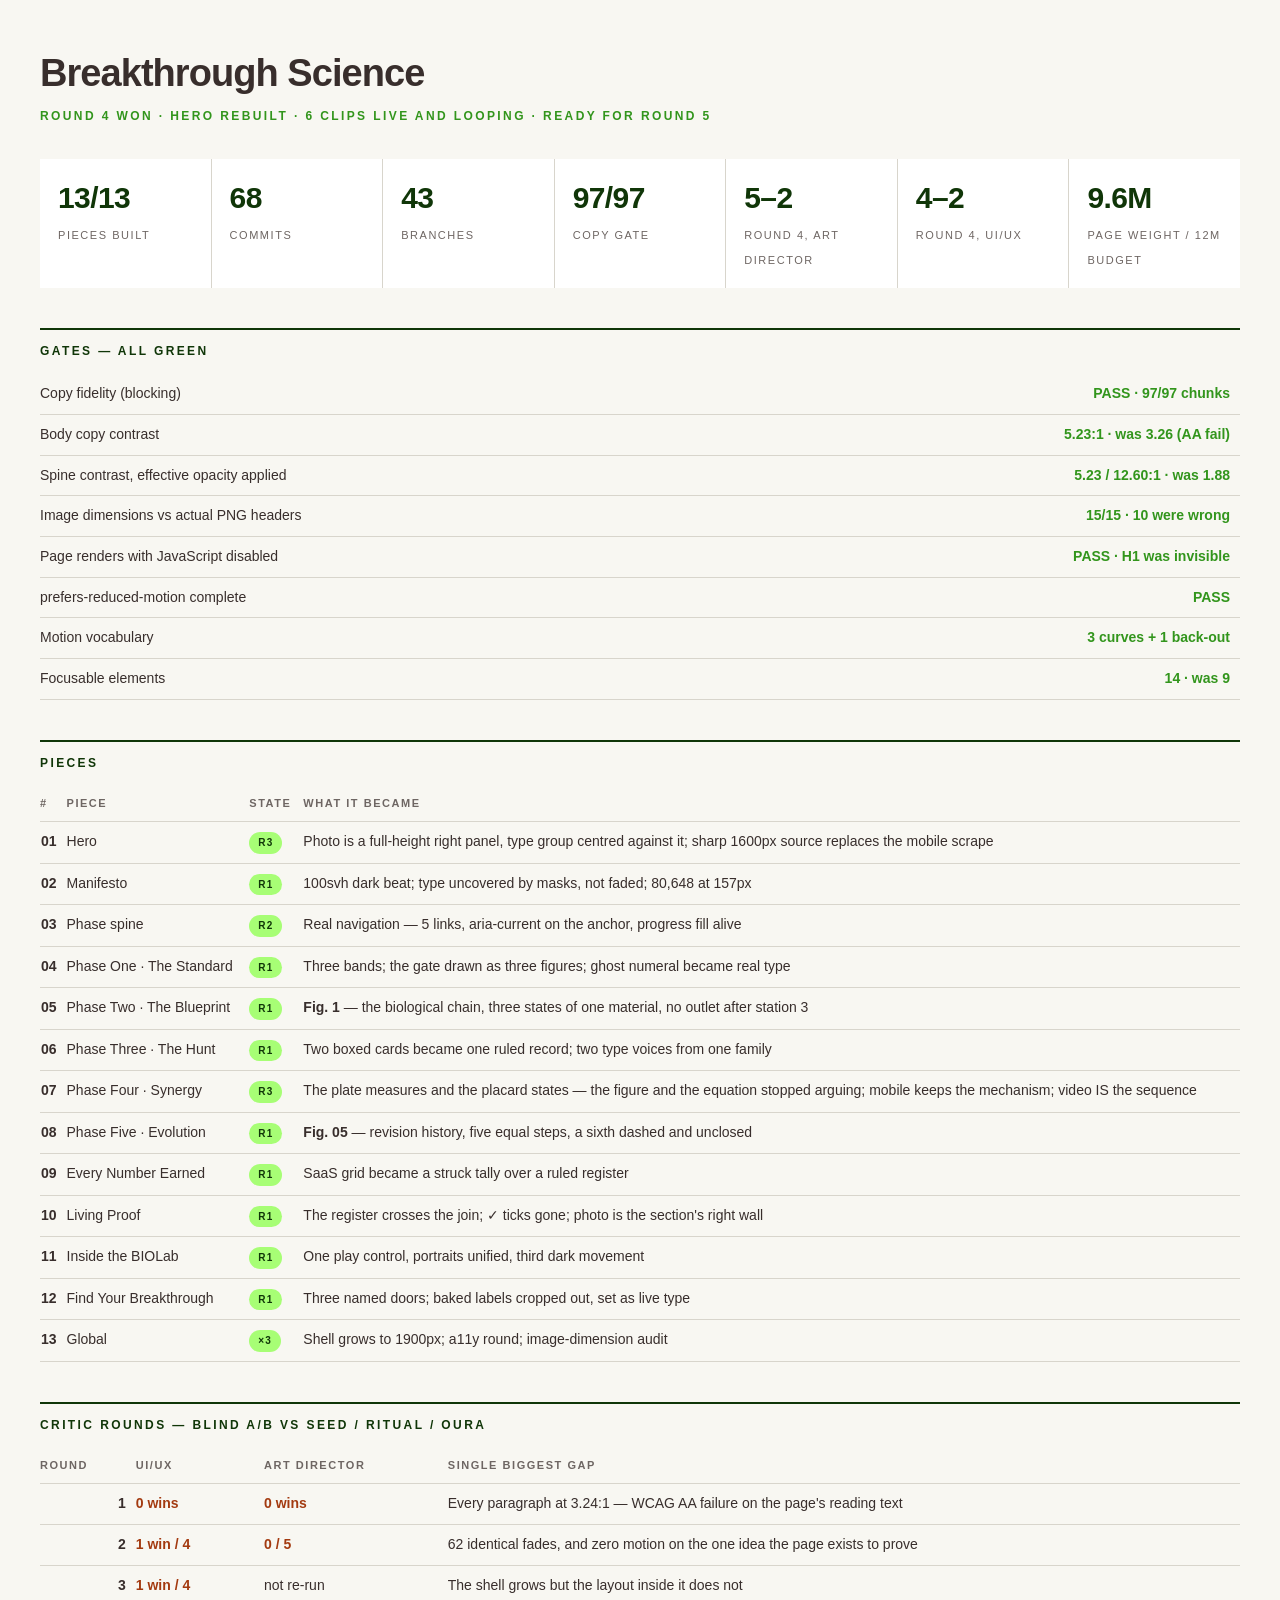
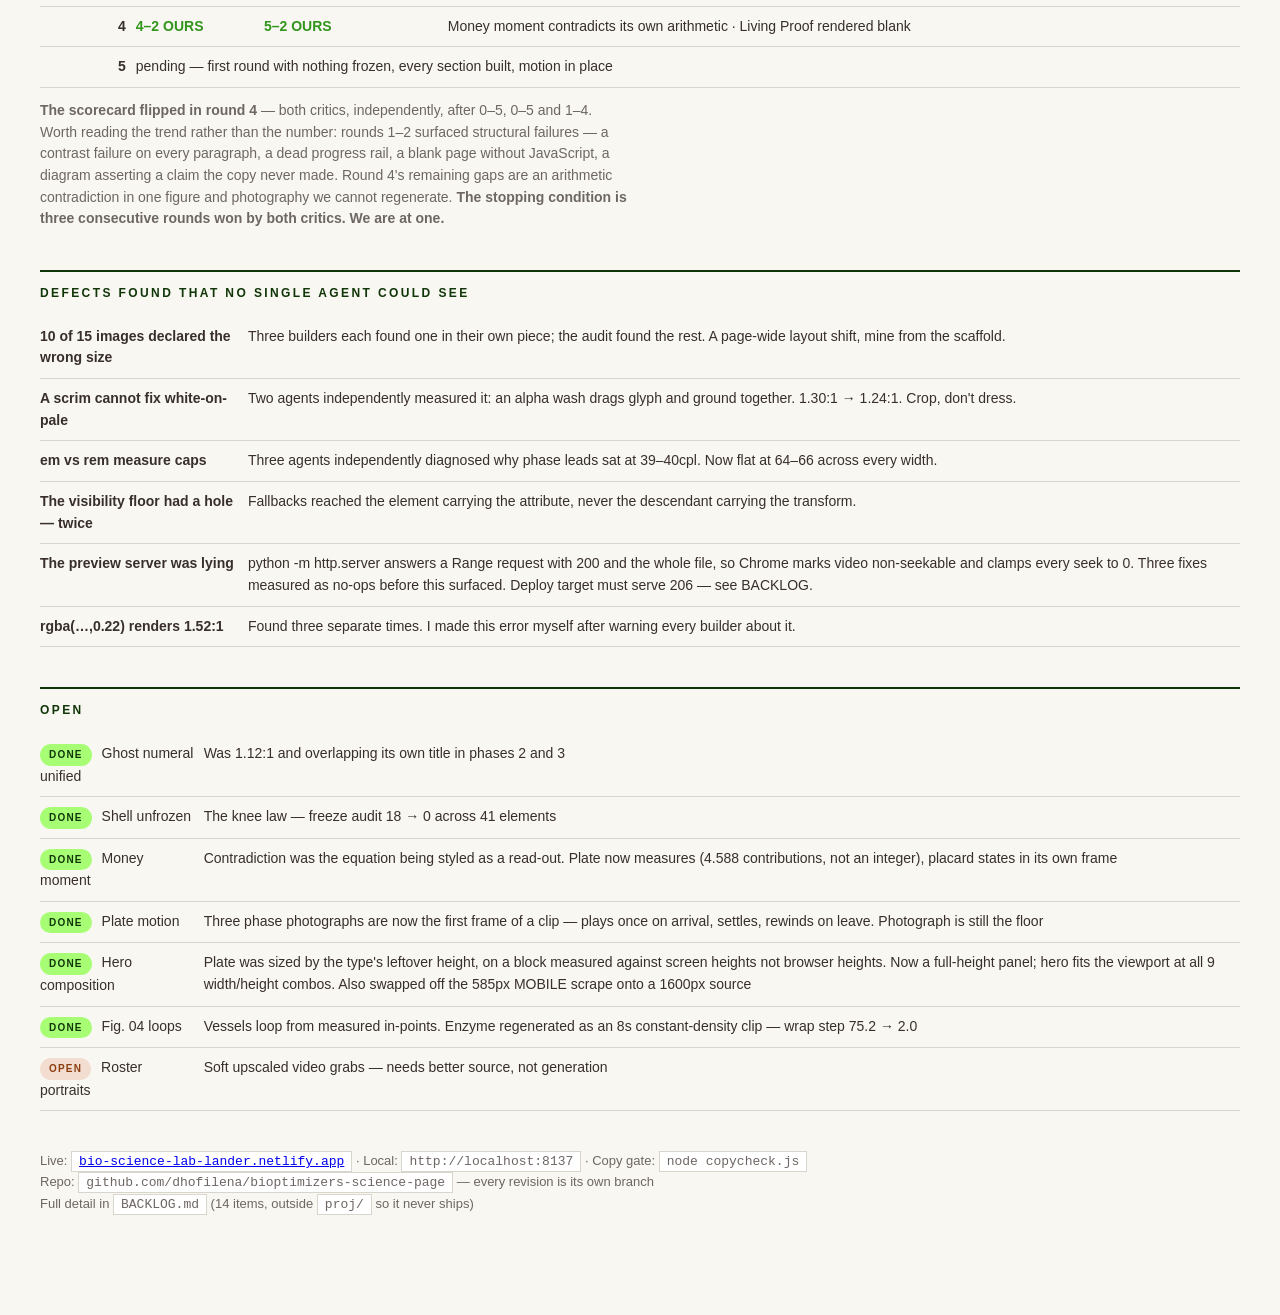
<file: progress.html>
<!doctype html>
<html lang="en">
<head>
<meta charset="utf-8">
<meta name="viewport" content="width=device-width, initial-scale=1">
<meta http-equiv="Cache-Control" content="no-cache, no-store, must-revalidate">
<meta http-equiv="Pragma" content="no-cache">
<title>Build Progress — Breakthrough Science</title>
<style>
:root{--green:#32951c;--deep:#103608;--deep2:#0c2706;--vital:#a7fe75;--dark:#382e2c;
--muted:#6e6663;--cream:#f8f7f2;--orange:#ff8629;--line:#d8d5cc}
*{box-sizing:border-box}
body{margin:0;padding:44px 26px 90px;background:var(--cream);color:var(--dark);
 font:16px/1.55 "Neue Haas Unica Pro","Helvetica Neue",Helvetica,Arial,sans-serif}
.wrap{max-width:1200px;margin:0 auto}
h1{font-size:38px;font-weight:700;letter-spacing:-.025em;margin:0 0 4px}
.sub{font-size:12px;font-weight:700;text-transform:uppercase;letter-spacing:.2em;
 color:var(--green);margin:0 0 34px}
h2{font-size:12px;text-transform:uppercase;letter-spacing:.2em;margin:40px 0 14px;
 color:var(--deep);border-top:2px solid var(--deep);padding-top:12px}
.hero-stat{display:grid;grid-template-columns:repeat(auto-fit,minmax(150px,1fr));
 gap:1px;background:var(--line);margin-bottom:8px}
.hero-stat div{background:#fff;padding:16px 18px}
.hero-stat b{display:block;font-size:30px;font-weight:700;letter-spacing:-.02em;color:var(--deep)}
.hero-stat span{font-size:11px;text-transform:uppercase;letter-spacing:.14em;color:var(--muted)}
table{width:100%;border-collapse:collapse;font-size:14px}
td,th{padding:9px 10px 9px 0;border-bottom:1px solid var(--line);text-align:left;vertical-align:top}
th{font-size:11px;text-transform:uppercase;letter-spacing:.14em;color:var(--muted);font-weight:700}
td.n{text-align:right;font-weight:700;white-space:nowrap}
.ok{color:var(--green);font-weight:700}.bad{color:#a33a10;font-weight:700}
.pill{display:inline-block;font-size:10px;font-weight:700;text-transform:uppercase;
 letter-spacing:.12em;padding:3px 9px;border-radius:999px;margin-right:6px}
.p-done{background:var(--vital);color:var(--deep)}
.p-open{background:#f2ddd0;color:#8c3d10}
code{background:#fff;padding:2px 7px;font-size:13px;border:1px solid var(--line)}
.note{font-size:14px;color:var(--muted);max-width:76ch;margin:12px 0 0}
.foot{margin-top:40px;font-size:13px;color:var(--muted)}
</style>
</head>
<body>
<div class="wrap">
  <h1>Breakthrough Science</h1>
  <p class="sub">Round 4 won · hero rebuilt · 6 clips live and looping · ready for round 5</p>

  <div class="hero-stat">
    <div><b>13/13</b><span>pieces built</span></div>
    <div><b>68</b><span>commits</span></div>
    <div><b>43</b><span>branches</span></div>
    <div><b>97/97</b><span>copy gate</span></div>
    <div><b>5–2</b><span>round 4, art director</span></div>
    <div><b>4–2</b><span>round 4, ui/ux</span></div>
    <div><b>9.6M</b><span>page weight / 12M budget</span></div>
  </div>

  <h2>Gates — all green</h2>
  <table>
    <tr><td>Copy fidelity (blocking)</td><td class="n ok">PASS · 97/97 chunks</td></tr>
    <tr><td>Body copy contrast</td><td class="n ok">5.23:1 · was 3.26 (AA fail)</td></tr>
    <tr><td>Spine contrast, effective opacity applied</td><td class="n ok">5.23 / 12.60:1 · was 1.88</td></tr>
    <tr><td>Image dimensions vs actual PNG headers</td><td class="n ok">15/15 · 10 were wrong</td></tr>
    <tr><td>Page renders with JavaScript disabled</td><td class="n ok">PASS · H1 was invisible</td></tr>
    <tr><td>prefers-reduced-motion complete</td><td class="n ok">PASS</td></tr>
    <tr><td>Motion vocabulary</td><td class="n ok">3 curves + 1 back-out</td></tr>
    <tr><td>Focusable elements</td><td class="n ok">14 · was 9</td></tr>
  </table>

  <h2>Pieces</h2>
  <table>
    <tr><th>#</th><th>Piece</th><th>State</th><th>What it became</th></tr>
    <tr><td class="n">01</td><td>Hero</td><td><span class="pill p-done">r3</span></td><td>Photo is a full-height right panel, type group centred against it; sharp 1600px source replaces the mobile scrape</td></tr>
    <tr><td class="n">02</td><td>Manifesto</td><td><span class="pill p-done">r1</span></td><td>100svh dark beat; type uncovered by masks, not faded; 80,648 at 157px</td></tr>
    <tr><td class="n">03</td><td>Phase spine</td><td><span class="pill p-done">r2</span></td><td>Real navigation — 5 links, aria-current on the anchor, progress fill alive</td></tr>
    <tr><td class="n">04</td><td>Phase One · The Standard</td><td><span class="pill p-done">r1</span></td><td>Three bands; the gate drawn as three figures; ghost numeral became real type</td></tr>
    <tr><td class="n">05</td><td>Phase Two · The Blueprint</td><td><span class="pill p-done">r1</span></td><td><b>Fig. 1</b> — the biological chain, three states of one material, no outlet after station 3</td></tr>
    <tr><td class="n">06</td><td>Phase Three · The Hunt</td><td><span class="pill p-done">r1</span></td><td>Two boxed cards became one ruled record; two type voices from one family</td></tr>
    <tr><td class="n">07</td><td>Phase Four · Synergy</td><td><span class="pill p-done">r3</span></td><td>The plate measures and the placard states — the figure and the equation stopped arguing; mobile keeps the mechanism; video IS the sequence</td></tr>
    <tr><td class="n">08</td><td>Phase Five · Evolution</td><td><span class="pill p-done">r1</span></td><td><b>Fig. 05</b> — revision history, five equal steps, a sixth dashed and unclosed</td></tr>
    <tr><td class="n">09</td><td>Every Number Earned</td><td><span class="pill p-done">r1</span></td><td>SaaS grid became a struck tally over a ruled register</td></tr>
    <tr><td class="n">10</td><td>Living Proof</td><td><span class="pill p-done">r1</span></td><td>The register crosses the join; ✓ ticks gone; photo is the section's right wall</td></tr>
    <tr><td class="n">11</td><td>Inside the BIOLab</td><td><span class="pill p-done">r1</span></td><td>One play control, portraits unified, third dark movement</td></tr>
    <tr><td class="n">12</td><td>Find Your Breakthrough</td><td><span class="pill p-done">r1</span></td><td>Three named doors; baked labels cropped out, set as live type</td></tr>
    <tr><td class="n">13</td><td>Global</td><td><span class="pill p-done">×3</span></td><td>Shell grows to 1900px; a11y round; image-dimension audit</td></tr>
  </table>

  <h2>Critic rounds — blind A/B vs Seed / Ritual / Oura</h2>
  <table>
    <tr><th>Round</th><th>UI/UX</th><th>Art Director</th><th>Single biggest gap</th></tr>
    <tr><td class="n">1</td><td class="bad">0 wins</td><td class="bad">0 wins</td><td>Every paragraph at 3.24:1 — WCAG AA failure on the page's reading text</td></tr>
    <tr><td class="n">2</td><td class="bad">1 win / 4</td><td class="bad">0 / 5</td><td>62 identical fades, and zero motion on the one idea the page exists to prove</td></tr>
    <tr><td class="n">3</td><td class="bad">1 win / 4</td><td>not re-run</td><td>The shell grows but the layout inside it does not</td></tr>
    <tr><td class="n">4</td><td class="ok">4–2 OURS</td><td class="ok">5–2 OURS</td><td>Money moment contradicts its own arithmetic · Living Proof rendered blank</td></tr><tr><td class="n">5</td><td colspan="3">pending — first round with nothing frozen, every section built, motion in place</td></tr>
  </table>
  <p class="note"><b>The scorecard flipped in round 4</b> — both critics, independently, after
  0–5, 0–5 and 1–4. Worth reading the trend rather than the number: rounds 1–2 surfaced
  structural failures — a contrast failure on every paragraph, a dead progress rail, a blank page
  without JavaScript, a diagram asserting a claim the copy never made. Round 4's remaining gaps
  are an arithmetic contradiction in one figure and photography we cannot regenerate.
  <b>The stopping condition is three consecutive rounds won by both critics. We are at one.</b></p>

  <h2>Defects found that no single agent could see</h2>
  <table>
    <tr><td><b>10 of 15 images declared the wrong size</b></td><td>Three builders each found one in their own piece; the audit found the rest. A page-wide layout shift, mine from the scaffold.</td></tr>
    <tr><td><b>A scrim cannot fix white-on-pale</b></td><td>Two agents independently measured it: an alpha wash drags glyph and ground together. 1.30:1 → 1.24:1. Crop, don't dress.</td></tr>
    <tr><td><b>em vs rem measure caps</b></td><td>Three agents independently diagnosed why phase leads sat at 39–40cpl. Now flat at 64–66 across every width.</td></tr>
    <tr><td><b>The visibility floor had a hole — twice</b></td><td>Fallbacks reached the element carrying the attribute, never the descendant carrying the transform.</td></tr>
    <tr><td><b>The preview server was lying</b></td><td>python -m http.server answers a Range request with 200 and the whole file, so Chrome marks video non-seekable and clamps every seek to 0. Three fixes measured as no-ops before this surfaced. Deploy target must serve 206 — see BACKLOG.</td></tr>
    <tr><td><b>rgba(…,0.22) renders 1.52:1</b></td><td>Found three separate times. I made this error myself after warning every builder about it.</td></tr>
  </table>

  <h2>Open</h2>
  <table>
    <tr><td><span class="pill p-done">done</span> Ghost numeral unified</td><td>Was 1.12:1 and overlapping its own title in phases 2 and 3</td></tr>
    <tr><td><span class="pill p-done">done</span> Shell unfrozen</td><td>The knee law — freeze audit 18 → 0 across 41 elements</td></tr>
    <tr><td><span class="pill p-done">done</span> Money moment</td><td>Contradiction was the equation being styled as a read-out. Plate now measures (4.588 contributions, not an integer), placard states in its own frame</td></tr>
    <tr><td><span class="pill p-done">done</span> Plate motion</td><td>Three phase photographs are now the first frame of a clip — plays once on arrival, settles, rewinds on leave. Photograph is still the floor</td></tr>
    <tr><td><span class="pill p-done">done</span> Hero composition</td><td>Plate was sized by the type's leftover height, on a block measured against screen heights not browser heights. Now a full-height panel; hero fits the viewport at all 9 width/height combos. Also swapped off the 585px MOBILE scrape onto a 1600px source</td></tr>
    <tr><td><span class="pill p-done">done</span> Fig. 04 loops</td><td>Vessels loop from measured in-points. Enzyme regenerated as an 8s constant-density clip — wrap step 75.2 → 2.0</td></tr><tr><td><span class="pill p-open">open</span> Roster portraits</td><td>Soft upscaled video grabs — needs better source, not generation</td></tr>
  </table>

  <p class="foot">
    Live: <a href="https://bio-science-lab-lander.netlify.app"><code>bio-science-lab-lander.netlify.app</code></a> &middot; Local: <code>http://localhost:8137</code> · Copy gate: <code>node copycheck.js</code><br>
    Repo: <code>github.com/dhofilena/bioptimizers-science-page</code> — every revision is its own branch<br>
    Full detail in <code>BACKLOG.md</code> (14 items, outside <code>proj/</code> so it never ships)
  </p>
</div>
<script>
  // Self-refresh that actually refreshes. <meta refresh> serves from cache;
  // a fresh query string cannot be served from cache.
  setTimeout(function () {
    location.replace(location.pathname + '?t=' + Date.now());
  }, 180000);
</script>
</body>
</html>
</file>
<file: styles.css>
/* ============================================================
   BIOptimizers — Breakthrough Science
   A NEW page. The brand is the COLOR and the FONT FAMILY.
   Everything else — scale, rhythm, composition — is designed
   for scroll storytelling, not inherited from the source page.

   Builder agents: extend ONLY inside your own PIECE block.
   ============================================================ */

:root {
  /* ---- BRAND. Fixed. Invent no new hues. ---- */
  --green: #32951c;
  --deep: #103608;
  --vital: #a7fe75;
  --dark: #382e2c;
  --cream: #f8f7f2;
  --white: #ffffff;
  --orange: #ff8629;
  --orange-label: #273310;

  /* Tints derived from the brand only (no new hues).
     CONTRAST IS A CONSTRAINT, NOT A PREFERENCE. Measured on --cream:
       --muted      5.23:1  (was rgba(...,0.55) = 3.26:1, a WCAG AA failure
                             on every paragraph of a page built to be read)
       --deep      12.60:1  small labels and eyebrows on light grounds
       --green      3.59:1  passes 3:1 for LARGE text only (>=24px bold /
                            >=30px regular). Never use it below that size. */
  --muted: #6e6663;
  /* THE FOURTH SHIPPING OF ONE TRAP, ENDED HERE.
     `--dark-22` is rgba(56,46,44,0.22): it COMPUTES 12.27:1 from its token
     and RENDERS rgb(205,202,199) on cream = 1.52:1. Three pieces found that
     independently and each corrected it privately, at a different value —
     PIECE 01's hero rule at 0.58, PIECE 12's door rules at 0.58, PIECE 06's
     record at 0.55 — while the four PHASE JOINS, phase one's opening rule
     and the whole gate frame were still drawn at 0.22. Those are not
     decoration: they are how a 10,000px argument is articulated into five
     entries, and at 1.52:1 they are under the 3:1 graphics floor.
     So there is now ONE structural hairline on cream, stated once, and the
     three private corrections read it instead of restating it:
       --rule    rgba(56,46,44,0.58)  renders rgb(148,142,139)  3.52:1
     --dark-22 is deleted: after the swap nothing referenced it. --dark-12
     stays, for the one job that is genuinely NOT information — the spine's
     unfilled rail bed and its mobile cell gaps. A track drawn at the same
     weight as the --green fill running down it says nothing; the fill and
     the marker are what carry "you are here". */
  --rule: rgba(56, 46, 44, 0.58);
  --dark-12: rgba(56, 46, 44, 0.12);
  --cream-warm: #f2f0e8;

  /* ---- THE DARK CHAPTER HAS THREE MOVEMENTS, SO IT HAS THREE VALUES. ----
     Wave 2 took PIECE 10 to --deep to stop the tail strobing. It stopped the
     strobe and created a worse thing: #stats + #living-proof + #inside-biolab
     became ONE flat run of rgb(16,54,8) — 4,262px at 1280, 5,376 at 1920,
     5,747 at 2560 — with no rule, no tone shift and nothing between two H2s.
     Measured at 1920: the register's last hairline, 352px of identical
     ground, then "Living Proof" at the same size as "Every Number Earned".
     The boundary had not disappeared by accident; there was nothing there.

     These are --deep SCALED TOWARD BLACK, which is exactly hue- and
     saturation-preserving: (16,54,8) x 0.72 and x 0.50. Same 109.6 degrees,
     same 74% saturation, three lightness steps — 12% / 9% / 6%. No new hue,
     and every contrast ratio on those grounds can only go UP:
       --deep    #103608   white 13.51:1  --vital 10.99:1  --orange 5.60:1
       --deep-2  #0c2706   white 15.14:1  --vital 12.32:1  --orange 6.28:1
       --deep-3  #081b04   white 17.19:1  --vital 13.98:1  --orange 7.13:1
     The stylesheet already PROMISED this in PIECE 10's block ("the dark
     deepens as the argument does"); only the lengths deepened. Now the value
     does too, and the reader feels the chapter descend into the people who
     did the work before PIECE 12 lets them back out into cream. */
  --deep-2: #0c2706;
  --deep-3: #081b04;

  /* ---- BRAND. Fixed. ---- */
  --font: "Neue Haas Unica Pro", "Helvetica Neue", Helvetica, Arial, sans-serif;

  /* ============================================================
     THE KNEE LAW. Every ramp on this page continues past its knee.

     R1 grew --shell from 1240 to 1900 and did NOT grow the type, and
     that asymmetry is the whole defect this block repairs. Measured on
     the shipped page: the shell was frozen at 1240 for 1280 / 1366 /
     1440 / 1512 / 1536 — every common desktop width — and the TYPE was
     frozen from 1590 up (hero 208, phase title 76, lead 31.2, body 17
     at both 1920 and 2560). The two ramps were not merely mismatched,
     they were out of PHASE: below 1600 the type grew inside a frozen
     container (which is why the document got 14% TALLER from 1280 to
     1600 without gaining a single pixel of width), and above 1600 the
     container grew around frozen type. Both halves read as under-scale
     for the same reason.

     A `clamp(floor, K vw, C)` does not taper — it STOPS, at v = 100C/K,
     and from there up the design is a 1,590px page in a bigger window.
     The fix is one line of arithmetic, applied everywhere:

         clamp(F, K vw, C)  ->  clamp(F, min(K vw, C/2 + K/2 vw), C')

     The second term is exactly HALF the old ceiling plus HALF the old
     slope, which means it crosses the first term precisely at the old
     knee — so BELOW the old ceiling every value on this page is
     byte-identical to what shipped, and above it the ramp continues at
     half rate instead of flatlining. Nothing is re-tuned; a stop is
     turned into a taper. C' is set so the new ceiling lands where the
     shell's own ceiling lands (~2613px), so type and container reach
     their limit on the same viewport instead of 1,000px apart.

     Pieces 06 and 07 still carry local ramps that stop (.hunt-*, .rig-*,
     .ves-*); the law above is stated here so they are corrected by the
     same arithmetic rather than by a fourth private guess.
     ============================================================ */
  /* ---- Scale. Free. Built for a big, confident page. ---- */
  --t-display: clamp(3.1rem, min(10.5vw, 6rem + 5.25vw), 14.6rem);   /* 144->192 @1829, then ->233 @2613 */
  --t-h1: clamp(2.4rem, min(6.2vw, 3.5rem + 3.1vw), 8.6rem);   /* 84->112 @1806, then ->137 */
  --t-h2: clamp(1.9rem, min(4.2vw, 2.375rem + 2.1vw), 5.8rem);   /* 56->76 @1810, then ->93 */
  --t-h3: clamp(1.45rem, min(2.4vw, 1.45rem + 1.2vw), 3.4rem);   /* 35->46 @1933, then ->55 */
  --t-lead: clamp(1.15rem, min(1.65vw, 0.975rem + 0.825vw), 2.35rem);   /* 26->31 @1891, then ->37 */
  /* THE THREE THAT NEVER RAMPED AT ALL. 17 / 15 / 12px at 1280 and 17 /
     15 / 12px at 2560 — the reading sizes were the only type on the page
     with no scale behaviour whatsoever, which is why a 2,033px shell was
     being read at the same 17px as a 1,240px one. They start at exactly
     their old values (the floor binds at and below 1280, so the phone and
     the tablet are untouched to the pixel) and climb 20% across the
     desktop range: 17->20.4, 15->18, 12->14.4. Every `ch` and `em` cap on
     this page hangs off these three, so this is also what un-freezes them
     — a `ch` cap can only track if the font it measures does. */
  --t-body: clamp(1.0625rem, 0.85rem + 0.266vw, 1.29rem);
  --t-small: clamp(0.9375rem, 0.75rem + 0.234vw, 1.14rem);
  --t-eyebrow: clamp(0.75rem, 0.6rem + 0.187vw, 0.91rem);
  /* --t-ghost (clamp(7rem, 20vw, 23rem), 272->368px) is GONE. It sized a
     watermark that no longer exists — see .phase__mast below. Three separate
     pieces were each carrying arithmetic to hold space for it. */

  /* 80,648 IS ONE OBJECT THAT APPEARS TWICE, so it is one token used twice.
     PIECE 02 promises the figure; PIECE 09 banks it. The receipt is set a
     quarter larger than the promise — an escalation the reader feels as
     "that number came back bigger", not two agents picking two clamps.
     Anything that shows this figure reads --t-tally; nothing sets it alone. */
  /* The knee of the shipped clamp was 1285px — the ONE figure on the page
     that is meant to feel bigger every time you see it was the first thing
     on the page to stop growing, 5px above the width it was designed at. */
  --t-tally: clamp(3.9rem, min(12.2vw, 4.9rem + 6.1vw), 14.9rem);   /* 156.8 @1285, then ->238 */
  --tally-bank: 1.25;

  /* ---- Rhythm. Free. Generous. ----
     The two vertical ramps take a QUARTER slope past their knees, not a
     half: this page's problem above 1600 is not that it is short. Enough
     that the rhythm keeps answering the type (176->204, 176->209), little
     enough that it does not spend the height the width fix just bought. */
  --pad-y: clamp(5.5rem, min(11vw, 8.25rem + 2.75vw), 12.8rem);   /* 176 @1600, then ->204 */
  --gutter: clamp(1.25rem, 4vw, 4rem);
  /* THE SHELL, WHERE THE MONITORS ACTUALLY ARE.
     R1 wrote `clamp(1240px, 78vw, 1900px)` to fix "designed at 1280 and
     merely displayed above 1440". It fixed nothing below 1590: 78vw does
     not clear the 1240px floor until 1590px of viewport, so 1366, 1440,
     1512 and 1536 — which is most of the desktops this page will ever be
     opened on — all still got exactly 1240, and the complaint moved from
     1440 to 1590 rather than going away. It was fluid over 1590..2436 and
     frozen on both sides of that.
     A two-term ramp puts the lower knee ON 1280 instead of 1590, so the
     shell is live across the ENTIRE common desktop range and the page's
     share of the screen falls gently instead of falling off a cliff:
       1280 1240 (96.9%)   1366 1295 (94.8%)   1440 1341 (93.1%)
       1512 1387 (91.7%)   1536 1402 (91.3%)   1600 1442 (90.1%)
       1920 1644 (85.6%)   2560 2047 (80.0%)
     At 1280 it resolves to 1240.4px — the design width is held to within
     half a pixel, and below 1280 `width: 100%` governs exactly as before. */
  --shell: clamp(1240px, 63vw + 434px, 2080px);
  /* Was 34rem: a ROOT-relative cap on the page's primary reading column,
     which is frozen at 544px by definition. 32em is the identical 544px at
     the 17px this page was designed at, and it is the same measure — not
     the same number of pixels — at every width above it. */
  --measure: 32em;

  /* ============================================================
     MOTION — THE PAGE'S VOCABULARY.
     Four builders arrived with six curves. A page can carry three
     gestures; it cannot carry six, because at six nothing rhymes
     with anything and the reader stops reading motion as language.
     So every animation on this page is one of four things, and
     which one it is says what kind of event it is:

       ARRIVE   --ease        expo-out. Something enters and settles:
                              reveals, buttons, hovers, photographs
                              easing out of their opening crop.
       DRAW     --ease-draw   in-out, real speed through the middle.
                              A line ruled or wiped ACROSS the page:
                              the manifesto seam, the register rules,
                              the roster rule, the spine's fill.
       CLIMB    --ease-climb  slow off the mark, fast through the
                              middle, soft landing. Type rising out
                              of a mask, and only that. Used at three
                              scales — hero 900ms, manifesto 660ms,
                              register rows 520ms — so the duration
                              falls as the type gets smaller.
       SURPLUS  a back-out overshoot. ONCE, in JS, on the "5" of
                PIECE 07 (see backOut() in app.js). Overshoot is the
                rarest thing here because it marks the rarest claim:
                a result larger than its inputs. It used to appear on
                a play button as well, which spent it on nothing.

     Scroll-SCRUBBED values (the synergy scene, the tally count) run
     ease-out-cubic in JS instead. An expo-out under a scrub puts 90%
     of its travel in the first 10% of the gesture, so the rest of
     the scroll reads as dead — a scrub needs a curve you can push.

     WAVE 3 AUDIT, after three builders landed in parallel: the
     stylesheet still contains exactly THREE cubic-bezier literals
     and all three are these tokens. No builder introduced a fourth,
     and no `ease-out` / `ease-in-out` / `steps()` appears anywhere.
     `linear` survives twice, both correctly: mf-uncover (an opacity
     SWITCH at the wipe's midpoint, not a curve) and the poster
     control's 300ms opacity fade. JS holds one ease-out-cubic for
     the two scrubs and one backOut, still spent only on the "5".

     AND THE PAGE ANIMATES LESS. The standing complaint was quantity,
     not quality: 62 [data-reveal] elements, 51 on one identical
     treatment, 42 at zero delay. It is now 51 elements, 38 on the
     shared treatment, 16 at zero delay — and each of those 16 is the
     FIRST thing in its own block, which is what zero delay should
     mean. What changed is what counts as an arrival:
       · the unit is the BLOCK, not the paragraph — .phase__prose and
         .proof__list arrive whole (11 reveals removed)
       · PHOTOGRAPHS DO NOT SLIDE. The five plates inside the argument
         stopped fading up 44px and now settle out of a crop like every
         other photograph here (see below the reveal system)
     Nothing was re-cut. Things were removed.
     ============================================================ */
  --ease: cubic-bezier(0.16, 1, 0.3, 1);
  --ease-draw: cubic-bezier(0.62, 0, 0.2, 1);
  --ease-climb: cubic-bezier(0.34, 0.02, 0.12, 1);

  /* One arrival, one number. 28px over 900ms was travel below the
     threshold of noticing stretched over a duration long enough to
     feel slack; PIECE 11 had already privately re-cut it to 44/520.
     That correction is now the page's, so the sections that escalate
     past it (56px poster, 64px roster card) read as escalation. */
  --dur: 560ms;
  --dur-fast: 420ms;
  --rise: 44px;
}

/* ---- Reset ---- */
*, *::before, *::after { box-sizing: border-box; }
html { -webkit-text-size-adjust: 100%; }
body {
  margin: 0;
  font-family: var(--font);
  font-size: var(--t-body);
  line-height: 1.55;
  color: var(--dark);
  background: var(--cream);
  -webkit-font-smoothing: antialiased;
  overflow-x: hidden;
}
img { max-width: 100%; height: auto; display: block; }
h1, h2, h3, p, ul, ol, figure, blockquote, figcaption { margin: 0; }
ul, ol { padding: 0; list-style: none; }
a { color: inherit; text-decoration: none; }

.skip-link {
  position: absolute; left: -9999px; top: 0; z-index: 100;
  background: var(--deep); color: var(--white); padding: 14px 22px;
}
.skip-link:focus { left: 0; }
:focus-visible { outline: 3px solid var(--green); outline-offset: 4px; }
/* --green is 3.59:1 on --cream and 3.48:1 on --deep: legible as a ring on the
   light ground, invisible on the dark one. Every dark section takes --vital
   (10.99:1) instead. Declared once, here, rather than by each dark piece
   privately discovering the problem — PIECE 11 already had, alone. */
.manifesto :focus-visible,
.synergy :focus-visible,
.numwall :focus-visible,
.proof :focus-visible,
.people :focus-visible { outline-color: var(--vital); }

/* ---- Shared roles ---- */
.shell { width: 100%; max-width: var(--shell); margin-inline: auto; padding-inline: var(--gutter); }
section { position: relative; padding-block: var(--pad-y); }

.eyebrow {
  font-size: var(--t-eyebrow); font-weight: 700; text-transform: uppercase;
  letter-spacing: 0.18em; line-height: 1.4;
}
.lead { font-size: var(--t-lead); line-height: 1.4; }

.btn {
  width: fit-content; max-width: 100%;
  display: inline-flex; align-items: center; gap: 0.75em;
  padding: 1.05em 2em; background: var(--orange); color: var(--orange-label);
  font-size: var(--t-small); font-weight: 700; text-transform: uppercase;
  letter-spacing: 0.12em; border-radius: 999px;
  transition: transform var(--dur-fast) var(--ease), box-shadow var(--dur-fast) var(--ease);
}
.btn::after { content: "→"; transition: transform var(--dur-fast) var(--ease); }
.btn:hover { transform: translateY(-3px); box-shadow: 0 14px 30px -12px rgba(56,46,44,.5); }
.btn:hover::after { transform: translateX(4px); }

/* ============================================================
   REVEAL SYSTEM — shared, so the page reads as one thing.
   ============================================================ */
[data-reveal] {
  opacity: 0; transform: translate3d(0, var(--rise), 0);
  transition: opacity var(--dur) var(--ease), transform var(--dur) var(--ease);
}
[data-reveal].is-in { opacity: 1; transform: none; }
[data-reveal-delay="1"] { transition-delay: 110ms; }
[data-reveal-delay="2"] { transition-delay: 220ms; }
[data-reveal-delay="3"] { transition-delay: 330ms; }

/* ---- PHOTOGRAPHS DO NOT SLIDE. ------------------------------------------
   The vocabulary at the top of this file says ARRIVE covers "photographs
   easing out of their opening crop", and three of the four photographic
   treatments on this page already do exactly that: the hero plate 1.05 -> 1,
   the poster 1.12 -> 1.06, the portraits 1.17 -> 1.10. The five plates inside
   the argument were the odd ones out — they faded up 44px like a paragraph,
   which is both the most generic gesture on the web and five more entries in
   the "51 elements, identical treatment" count.

   So they stop fading and stop translating, and settle out of a crop like
   every other photograph here. Same token, same curve, same family. It also
   means four large images no longer blink on: they are simply present, and
   the camera finds focus. Five fewer identical fades, zero fewer arrivals. */
.phase__plate[data-reveal],
.proof__plate[data-reveal] { opacity: 1; transform: none; transition: none; }
.phase__plate[data-reveal] :is(img, video),
.proof__plate[data-reveal] img { transition: transform 1200ms var(--ease); }
.phase__plate[data-reveal] :is(img, video) { transform: scale(1.06); }
.phase__plate[data-reveal].is-in :is(img, video) { transform: none; }
/* .proof__plate keeps its permanent 1.05 corner crop (see PIECE 10) as the
   RESTING value, so the settle runs 1.11 -> 1.05 rather than back to 1. */
.proof__plate[data-reveal] img { transform: scale(1.11); }
.proof__plate[data-reveal].is-in img { transform: scale(1.05); }

@media (prefers-reduced-motion: reduce) {
  *, *::before, *::after {
    animation-duration: .001ms !important; animation-iteration-count: 1 !important;
    transition-duration: .001ms !important; scroll-behavior: auto !important;
  }
  [data-reveal] { opacity: 1 !important; transform: none !important; }
  /* The crop settle lives on a descendant, so the rule above cannot reach it. */
  .phase__plate[data-reveal] :is(img, video) { transform: none !important; }
  .proof__plate[data-reveal] img { transform: scale(1.05) !important; }
}

/* ============================================================
   PIECE 01 — HERO.

   THE COLLISION WAS STRUCTURAL, SO THE FIX IS STRUCTURAL.
   The old hero stacked the type and the photograph in the same
   grid cell (both `grid-area: 1 / 1`) and relied on them missing
   each other. They didn't: at 1440 the plate's hard left edge
   landed at x=820 while "You Can Feel" inked out to x=991 — a
   171px overlap, and worse below that. Nothing about type size
   fixes a composition whose two halves are told to occupy one box.

   So the headline and the plate now live in DIFFERENT ROWS of one
   grid. Their vertical separation is a row gap: a number the layout
   guarantees at every width, not an accident that survives 1440 and
   dies at 1024. The h1 spans the full container, which is why it
   keeps the whole 144px colour split — no shrinking was needed.

   THE TONAL MISMATCH. A warm lifestyle photograph dropped into
   austere cream reads as two designs. Three things reconcile it:
     1. the plate is locked into the bottom-right corner (hard right
        and bottom edges) so it is architecture, not a snapshot;
     2. its inboard edge dissolves into --cream, so the page's ground
        runs through the picture instead of stopping at it;
     3. a hairline crosses the entire composition and both the
        sentence and the plate hang off it. One line, one grid.

   Scale is set on .hero, never on :root — 13.2vw with a 2.7rem
   floor keeps "Breakthrough" (6.14em wide in the Arial that
   actually renders) inside the gutters from 320px up.

   Measured, every value below verified in the browser:
     width   display  hero height  headline-to-plate  plate      img scale
     1024    135px    768 (= vh)   51px               389x283    0.67
     1280    144px    800 (= vh)   53px               486x286    0.83
     1440    144px    900 (= vh)   61px               547x372    0.94
     1920    144px    1080 (= vh)  415px              592x528    1.01
     2560    184px    1440 (= vh)  307px              592x600    1.14
     390     52px     844 (= vh)   full-bleed band    390x383    0.73
   Bounding boxes never intersect at any of them.
   ============================================================ */
.hero {
  /* 2.7rem floor, not 3.1: at 320px the longest line is 6.29em of rendered
     Arial and .line clips its overflow, so a floor any higher shaves the
     last glyph off "Breakthrough". Measured slack at 320px: 15px. */
  /* THE KNEE LAW (see :root). This ceiling landed at 1576px, which is where
     the Art Director's "every type size is byte-identical from 1590 up"
     measurement came from — the biggest word on the page stopped first. */
  --t-display: clamp(2.7rem, min(13.2vw, 6.5rem + 6.6vw), 17.3rem);   /* 208 @1576, then ->277 */
  /* WAVE 4 — THE HERO JOINS THE PAGE'S WIDTH SYSTEM.
     Every rule on this page is one of three widths and each says something:
     FULL-BLEED (chapter edges and register lines — the manifesto seam, the
     two dark joins, .tally__entry::before, .proof__claim::before), SHELL
     (a section's own content column — the manifesto's title rule, the roster
     rule), or COLUMN (a phase's own row — every phase join, .chain__mark).
     .hero__rule belonged to none of them: it was frozen at 1856px off a
     hard-coded `max-width: 1920px`, so at 2560 the page opened 10px out of
     true with every section under it and its rule was NARROWER than the
     1900px shell it sat above.
     The hero now takes the shell like everything else, and the rule and the
     plate bleed from the shell's own text edge to the page edge — which is
     the construction .proof__claim::before and .phase--wide's plate already
     use, stated once here as a token instead of a third time by hand.
     Below 1240 (the shell's floor) this resolves to exactly --gutter, so
     nothing about the phone or tablet hero changes. */
  --hero-bleed: calc((100vw - min(100vw, var(--shell))) / 2 + var(--gutter));
  min-height: 100svh; padding-block: 0;
  display: grid; grid-template-rows: 1fr;
  background: var(--cream); overflow: hidden;
}
.hero__grid {
  width: 100%; max-width: var(--shell); margin-inline: auto;
  /* Hoisted to a token because the desktop plate has to cancel it exactly:
     a panel that starts below the grid's top padding leaves a cream strip
     above it and stops reading as an edge of the page. */
  --hero-pad-top: clamp(1.25rem, 5svh, 3.75rem);
  padding: var(--hero-pad-top) var(--gutter) 0;
  display: grid;
  grid-template-columns: minmax(0, 1fr);
  grid-template-rows: auto auto auto 1fr;
  grid-template-areas: "title" "rule" "say" "plate";
  row-gap: clamp(1.35rem, 3.2vh, 2.5rem);
}

.hero__title {
  grid-area: title;
  font-size: var(--t-display); font-weight: 700;
  line-height: 0.9; letter-spacing: -0.035em; text-transform: none;
}
.hero__title .line { display: block; overflow: hidden; padding-block: 0.06em; margin-block: -0.06em; }
/* CLIMB, not arrive: this is type rising out of a mask, the same gesture the
   manifesto answers it with 900px later. Both now run the same curve, which
   is what turns two reveals into one rhyme. Longest duration on the page's
   biggest type; the manifesto takes 660ms and the register rows 520ms. */
.hero__title .line i {
  display: block; font-style: normal; color: var(--green);
  transform: translate3d(0, 110%, 0);
  transition: transform 900ms var(--ease-climb);
}
.hero__title .line.is-in i { transform: none; }
.hero__title .line--alt i { color: var(--dark); }
/* The masks borrow .is-in but must never fade — they clip instead. */
.hero__title .line[data-reveal] { opacity: 1; transform: none; transition: none; }

/* The rule the whole composition hangs from. It runs from the type's
   gutter to the same edge the plate is locked to. */
.hero__rule {
  grid-area: rule; height: 1px; background: var(--rule);   /* 3.52:1 rendered; see --rule */
  margin-right: calc(var(--hero-bleed) * -1);
}

.hero__say {
  grid-area: say; align-self: start;
  display: flex; flex-direction: column; align-items: flex-start;
  gap: clamp(1.25rem, 3vh, 2rem);
  padding-bottom: clamp(0.75rem, 2vh, 1.5rem);
}
/* Was 12px uppercase micro-type under a 144px headline. It is the only
   sentence on the screen; it is now sized like one. --muted on --cream
   is 5.23:1. */
.hero__sub {
  max-width: 46ch; font-size: var(--t-lead); line-height: 1.4;
  color: var(--muted); text-wrap: pretty;
}
.hero__act { display: flex; align-items: center; flex-wrap: wrap; gap: 1.25rem clamp(1.5rem, 2.5vw, 2.25rem); }
/* --deep on --cream is 12.60:1. */
.hero__more {
  /* SC 2.5.8 wants 24x24. This rendered 83.9 x 23.3 with zero padding. */
  display: inline-flex; align-items: center; min-height: 44px;
  font-size: var(--t-small); font-weight: 700; letter-spacing: 0.02em;
  color: var(--deep);
  text-decoration: underline; text-decoration-thickness: 1px; text-underline-offset: 0.4em;
  transition: opacity var(--dur-fast) var(--ease);
}
.hero__more:hover { opacity: 0.62; }

/* MOBILE: the old hero opened with 319px of nothing and finished with a
   180x162 corner thumbnail at y=638. Here the plate is a full-bleed band
   welded to the bottom of the viewport — edge to edge — and it takes EVERY
   pixel the type does not, so there is no dead space left to waste. The
   picture is downscaled into it (585px source into a 390px band), which
   makes it both the largest and the sharpest thing on the screen. */
.hero__plate {
  grid-area: plate; align-self: end;
  position: relative; overflow: hidden;
  margin-inline: calc(var(--hero-bleed) * -1);
  height: 100%; min-height: 15rem; max-height: 30rem;
  background: var(--cream-warm);
}
/* Absolute, so the image's intrinsic 585x528 never becomes the row's
   minimum. Left in flow it made the 1fr row 494px tall and pushed the hero
   to 1000px inside a 900px viewport. */
.hero__plate img {
  position: absolute; inset: 0;
  width: 100%; height: 100%; object-fit: cover; object-position: 50% 38%;
  /* The photograph is the warmest thing on a cool, austere page. Pulling
     saturation and lifting contrast a touch sits it in the same room as
     the type without inventing a hue. */
  filter: saturate(0.9) contrast(1.05);
  animation: heroPlate 1600ms var(--ease) both;
}
/* The edge facing the type dissolves; the edges facing the viewport are
   hard. The photograph emerges from the page and locks into the corner. */
.hero__plate::after {
  content: ""; position: absolute; inset: 0; pointer-events: none;
  background: linear-gradient(180deg, var(--cream) 0%, rgba(248, 247, 242, 0) 24%);
}
@keyframes heroPlate { from { transform: scale(1.05); } to { transform: none; } }

/* The still has to be complete on its own. The line masks are the one place
   on this page where the resting state is NOT the finished state — the <i>
   sits 110% down until .is-in arrives — so for a reader who asked for less
   motion the headline is put where it belongs in CSS, without waiting for
   an observer, a timer or JS at all. */
@media (prefers-reduced-motion: reduce) {
  .hero__title .line i { transform: none !important; }
  .hero__plate img { animation: none; }
}

/* PIECE 01 — desktop. Kept inside this block on purpose: the shared
   min-width:1024px block at the foot of this file is being edited by other
   pieces in parallel and must not carry hero rules. */
@media (min-width: 1024px) {
  /* WAVE 5 — THE PLATE STOPS BEING A CORNER SCRAP.
     It used to sit in row 3 beside .hero__say, which made its height
     whatever the display type left over. That was fine at the heights this
     block was originally measured against (it assumed 1080 of viewport at
     1920 and 1440 at 2560 — screen heights, not browser heights). On a real
     1920x900 window the title alone took 651px, the hero ran 1012px inside a
     900px viewport, and the plate collapsed onto its own 15rem floor: a
     730x240 letterbox of a near-square photograph, welded to the corner and
     half of it below the fold. That is the "floating in the lower right".

     The plate now spans all three rows, so its height is the hero's height
     rather than the type's remainder, and it is a full-height panel with a
     hard right edge. Its width is the thing that is chosen, not its height. */
  .hero__grid {
    grid-template-columns: minmax(0, 1fr) clamp(19rem, 27vw, 31rem);
    /* The two 1fr rows are empty on purpose. Against a photograph that now
       runs the full height of the page, a type group pinned to the top left
       reads as top-heavy with a hole under it — at 1366 that hole measured
       360px. Equal flexible rows above and below centre the group optically
       against the panel and split the air in two. They collapse to nothing
       on a short viewport, where the padding below is the floor. */
    grid-template-rows: 1fr auto auto auto 1fr;
    grid-template-areas:
      ".     plate"
      "title plate"
      "rule  plate"
      "say   plate"
      ".     plate";
    column-gap: clamp(2rem, 4.5vw, 4.5rem);
    row-gap: clamp(1.75rem, 4.2vh, 3.5rem);
  }
  /* The type now lives in a COLUMN, not the full shell, so its ceiling is
     set by that column and not by the viewport. "Breakthrough" renders
     6.14em wide, so the column has to hold 6.14 x this value; the ramp
     below is the widest that still does at every width from 1024 up. */
  .hero { --t-display: clamp(2.7rem, min(8.6vw, 4.2rem + 4.4vw), 13.6rem); }
  .hero__say { padding-bottom: clamp(2rem, 6vh, 4.5rem); }
  /* Cancels the grid's top padding so the panel runs to the very top edge of
     the page, and bleeds to the right edge the same way the rule does. Full
     height now, so no max-height: the source is large enough to fill it. */
  .hero__plate {
    grid-row: 1 / -1; align-self: stretch;
    margin-inline: 0; margin-right: calc(var(--hero-bleed) * -1);
    margin-top: calc(var(--hero-pad-top) * -1);
    height: auto; max-height: none;
  }
  /* The rule's bleed was written when the plate sat in the bottom corner and
     the hairline had to reach the page edge past it. The plate is now a
     full-height panel in that column, so the bleed only buries the rule
     underneath it — and the panel's inboard edge dissolves, so a buried rule
     can show faintly through it. The rule now stops at the panel. */
  .hero__rule { margin-right: 0; }
  .hero__plate img { object-position: 58% 28%; }
  /* The edge facing the type dissolves; the outboard edges stay hard. */
  .hero__plate::after { background: linear-gradient(90deg, var(--cream) 0%, rgba(248, 247, 242, 0) 30%); }
}

/* PIECE 01 — the 1600px override that used to live here has been removed. Its
   9rem floor made it a no-op at 1920 (the exact width both critics said the
   composition breaks at), and against the raised section ceiling its 7.2vw
   term would have made the headline smaller at 1600 than at 1599. The section
   token below carries the growth instead, continuously. */
@media (min-width: 1600px) {
}

/* ============================================================
   PIECE 02 — MANIFESTO. THE FIRST DARK BEAT.

   The page's pivot out of the hero. It was a centred paragraph on a
   28%-opacity texture; it is now a full-screen tonal shift, and the
   shift is carried by three things at once:

   GROUND.  --deep owns a whole viewport, so the change of register is
     a state the reader sits inside rather than a band they pass. The
     leaf macro is composited into that ground and pushed to the RIGHT of
     the frame, under a two-axis veil of --deep: the type sits in the
     dark half, the light lives in the empty half. Same left-type /
     right-image axis as the hero, inverted in value — that inversion IS
     the beat.
   TYPE.  One sentence, re-typeset into five sizes so the claim inside it
     can be seen. 80,648 is set larger than any heading on this page — it
     is the most quotable thing here and it now looks like it, and PIECE 09
     later banks the same figure a quarter larger again off --t-tally.
   MOTION.  Three discrete beats and one continuous one. Two of the three
     are the gestures this section GAVE the page — the vocabulary at the
     top of this file is named after them:
     · the seam DRAWS — scaleX(0→1) from the left, 780ms --ease-draw, an
       in-out with real mid-travel speed. The register rules, the roster
       rule and the spine's fill are all now ruled with the same stroke.
     · the lines CLIMB — each measured line rises 118% of its own height
       out of its own mask, 660ms --ease-climb, 60ms apart. The curve keeps
       most of the distance in the middle of the duration, so the rise is
       actually seen. No opacity at all: the type is uncovered, not faded.
       The hero headline (900ms) and the register rows (520ms) climb out of
       their masks on this curve too — one gesture at three scales.
     · 80,648 is WIPED clear — a --vital bar sweeps on from the left and
       off to the right; the number switches on under it at the midpoint.
       Nothing else on the page does this, which is the point.
     · plus the ground DRIFTS: the texture is parallaxed against scroll
       position (transform only), so the dark is never static.

   Contrast on --deep #103608: --cream 12.9:1, --white 13.52:1,
   --vital 10.99:1. Body copy here is --cream, never below 4.5:1.
   No --orange: this section has no CTA.
   ============================================================ */
.manifesto {
  position: relative; isolation: isolate; overflow: hidden;
  background: var(--deep); color: var(--white);
  min-height: 100svh;
  display: grid; align-content: center;
  padding-block: clamp(4.5rem, 11vh, 8rem);
}

/* ---- The ground. Light to the right, type in the dark.
   The texture is composited soft-light rather than laid on at 28% flat:
   flat opacity washes --deep out to a mid green and the beat stops being
   dark, while soft-light keeps --deep as the base and lets the leaf show
   as structure inside it. The veil then does two jobs — it holds the left
   third at close to pure --deep so the type never sits on a moving
   surface, and it closes the top and bottom edges so the parallax has
   nowhere to show a seam. ---- */
.manifesto__field { position: absolute; inset: 0; z-index: 0; pointer-events: none; }
.manifesto__texture {
  position: absolute; inset: 0; width: 100%; height: 100%;
  object-fit: cover; object-position: 74% 50%;
  opacity: 0.8; mix-blend-mode: soft-light;
  transform: translate3d(0, 0, 0) scale(1.18);
}
.manifesto__veil {
  position: absolute; inset: 0; display: block;
  background:
    linear-gradient(180deg, rgba(16,54,8,0.96) 0%, rgba(16,54,8,0) 24%,
                            rgba(16,54,8,0) 72%, rgba(16,54,8,0.96) 100%),
    linear-gradient(94deg,  rgba(16,54,8,0.975) 0%, rgba(16,54,8,0.94) 38%,
                            rgba(16,54,8,0.74) 74%, rgba(16,54,8,0.56) 100%);
}

/* ---- The cut. A hairline of --vital drawn across the seam. ---- */
.manifesto__seam {
  position: absolute; top: 0; left: 0; right: 0; height: 2px; z-index: 2;
  background: var(--vital); transform-origin: 0% 50%;
}

.manifesto__type { position: relative; z-index: 1; }
.manifesto__body { display: flex; flex-direction: column; align-items: flex-start; }

/* ---- The sentence, re-typeset. Reading order is the source order. ---- */
/* WAVE 4 — THE CAPS WERE IN THE WRONG CURRENCY, AND THEY FROZE.
   `38ch` resolves against .mf-set's OWN font, which clamps out at 2.1rem, so
   this box stopped growing at 1430px and stayed 710px wide while the shell
   went 1240 -> 1900. That is what put the section's ink at 919px against a
   full-bleed seam — 48% at 1920, 36% at 2560, the round-3 complaint. The cap
   is now in the element's own em (the currency PIECES 04/06/08/10 all settled
   on) and set to the measure it should have had: 26em is 60cpl at every step
   from 900px up, against 48cpl before. Ink 919 -> 1026. */
.mf-set {
  font-size: clamp(1.3rem, min(2.35vw, 1.05rem + 1.175vw), 2.97rem); font-weight: 400; line-height: 1.32;
  letter-spacing: -0.015em; color: var(--cream); max-width: 26em; text-wrap: balance;
}
.mf-cue {
  margin-top: clamp(1.6rem, 3.4vh, 2.6rem);
  font-size: var(--t-eyebrow); font-weight: 700; text-transform: uppercase;
  letter-spacing: 0.2em; line-height: 1.55; color: var(--cream); max-width: 52ch;
}
/* The promise. PIECE 09 banks the same figure at --tally-bank times this. */
.mf-tally {
  position: relative; margin-top: clamp(0.5rem, 1.3vh, 0.95rem);
  font-size: var(--t-tally); line-height: 0.92;
}
.mf-tally__n {
  display: block; font-weight: 700; letter-spacing: -0.05em;
  color: var(--vital); font-variant-numeric: tabular-nums;
}
.mf-close { display: block; }
.mf-ask {
  display: block; margin-top: clamp(0.9rem, 2.2vh, 1.7rem);
  font-size: clamp(1rem, min(1.45vw, 0.625rem + 0.725vw), 1.81rem); line-height: 1.45;
  letter-spacing: 0.005em; color: var(--cream); max-width: 52ch;
}
.mf-q {
  display: block; margin-top: 0.3rem;
  font-size: clamp(1.4rem, min(2.55vw, 1.15rem + 1.275vw), 3.23rem); font-weight: 400;
  line-height: 1.2; letter-spacing: -0.025em; color: var(--white); max-width: 17em;
}
/* WAVE 3: the greeting now OPENS the section (see index.html), so its rule
   turned over with it — it is drawn UNDER the name, between the greeting and
   the sentence it introduces, instead of above it. Same stroke, same 1px, same
   --ease-draw; only the edge it hangs on changed. */
.manifesto__title {
  position: relative;
  margin-bottom: clamp(2.5rem, 6.5vh, 4.75rem);
  padding-bottom: clamp(2rem, 5vh, 3.5rem);
  font-size: clamp(2.25rem, min(5.3vw, 2.2rem + 2.65vw), 6.53rem); font-weight: 700;
  line-height: 1.02; letter-spacing: -0.035em; color: var(--white);
}
.manifesto__title b { font-weight: 700; color: var(--vital); }
/* The greeting lands and the sentence begins: a second rule is drawn across
   the frame, the same cut as the seam, one beat after the name. */
.manifesto__title::before {
  content: ""; position: absolute; bottom: 0; left: 0; right: 0; height: 1px;
  background: rgba(255, 255, 255, 0.2); transform-origin: 0% 50%;
}

/* ---- Line masks. The resting state is the finished still: no transform,
        no transition, nothing hidden. .is-armed is what JS adds. ---- */
.mf-line { display: block; overflow: hidden; padding-block: 0.1em; margin-block: -0.1em; }
.mf-line__i { display: block; }

.manifesto.is-armed .mf-line__i { transform: translate3d(0, 118%, 0); }
.manifesto.is-armed .manifesto__seam,
.manifesto.is-armed .manifesto__title::before { transform: scaleX(0); }
.manifesto.is-armed .mf-tally__n { opacity: 0; }
.manifesto.is-armed:not(.is-settled) .mf-line__i,
.manifesto.is-armed:not(.is-settled) .manifesto__seam { will-change: transform; }

.manifesto.is-armed.is-in .mf-line__i {
  transform: none;
  transition: transform 660ms var(--ease-climb) var(--mf-d, 0ms);
}
.manifesto.is-armed.is-in .manifesto__seam {
  transform: none;
  transition: transform 780ms var(--ease-draw);
}
.manifesto.is-armed.is-in .manifesto__title::before {
  transform: none;
  transition: transform 900ms var(--ease-draw) var(--mf-d, 0ms);
}
/* The wipe shipped on (.62,0,.24,1) — a hand-tuned copy of the seam's curve
   that differs from it by 0.04 and reads as identical. Same job, same token. */
.manifesto.is-armed.is-in .mf-tally::after {
  animation: mf-wipe 860ms var(--ease-draw) var(--mf-d, 0ms) both;
}
.manifesto.is-armed.is-in .mf-tally__n {
  animation: mf-uncover 860ms linear var(--mf-d, 0ms) both;
}

/* The bar that uncovers the number. It exists only while the piece is armed,
   so the still composition is never sitting under a --vital slab. The inset
   is negative at the foot because the comma of 80,648 descends past the line
   box, and a bar that leaves the comma poking out reads as a mistake rather
   than a wipe. */
.manifesto.is-armed .mf-tally::after {
  content: ""; position: absolute; z-index: 1; pointer-events: none;
  top: -0.04em; bottom: -0.13em; left: -0.05em; right: -0.05em;
  background: var(--vital); transform: scaleX(0); transform-origin: 0% 50%;
}

@keyframes mf-wipe {
  0%   { transform: scaleX(0); transform-origin: 0% 50%; }
  46%  { transform: scaleX(1); transform-origin: 0% 50%; }
  54%  { transform: scaleX(1); transform-origin: 100% 50%; }
  100% { transform: scaleX(0); transform-origin: 100% 50%; }
}
/* A switch, not a fade — the number is revealed by the bar passing over it. */
@keyframes mf-uncover { 0%, 49.9% { opacity: 0; } 50%, 100% { opacity: 1; } }

/* Sequence finished. Everything is returned to the resting composition and
   all transitions are dropped, so a resize can re-measure the lines without
   replaying the reveal. Three classes deep on purpose: these have to outrank
   the .is-armed.is-in rules above. (If reduced motion arrives mid-session JS
   drops .is-armed entirely, and the base rules — the still — take over.) */
.manifesto.is-armed.is-settled .mf-line__i,
.manifesto.is-armed.is-settled .manifesto__seam,
.manifesto.is-armed.is-settled .manifesto__title::before { transform: none; transition: none; will-change: auto; }
.manifesto.is-armed.is-settled .mf-tally__n { opacity: 1; animation: none; }
.manifesto.is-armed.is-settled .mf-tally::after { content: none; animation: none; }

/* PIECE 02 — from tablet up the sentence stops being a column and becomes a
   composition: the setup and the connective run across the top, then the
   number takes the left and the question it answers sits on its right,
   bottom-aligned to it, so "80,648 lab tests to answer one question" reads
   across the page as one phrase. Everything stays in source order. */
@media (min-width: 900px) {
  .manifesto__body {
    display: grid;
    /* 34rem, not 27: the question is the section's payoff and a 432px column
       broke "could we make this even better?" onto two lines at every width
       above 900. At 34rem it clears one line and the bottom row grows with
       the shell instead of stopping 480px short of it.
       R2 — "grows with the shell" was the intent and `rem` was not the way to
       say it: the track measured 544px at 900 and 544px at 2560, so the
       question sat in the same box while the shell went 1240 -> 2047 and its
       own type ramped underneath it. 0.4387 of the shell IS 34rem at the
       1240px shell this was drawn against, and now it is the whole sentence
       that scales: 544 / 721 / 898 at 1280 / 1920 / 2560. */
    grid-template-columns: max-content minmax(17rem, calc(var(--shell) * 0.4387));
    column-gap: clamp(2rem, 3.6vw, 3.4rem);
    justify-content: start; align-items: end;
    grid-template-areas:
      "set  set"
      "cue  cue"
      "num  close";
  }
  .mf-set   { grid-area: set; }
  .mf-cue   { grid-area: cue; max-width: none; }
  .mf-tally { grid-area: num; }
  .mf-close { grid-area: close; }
  .mf-ask   { margin-top: 0; }
  .mf-q     { margin-top: 0.45rem; }
}

/* PIECE 02 — small screens. The type spans the full column here, so the
   veil goes flat and strong across the whole frame instead of clearing to
   the right, and the light is pushed to the bottom corner behind nothing. */
@media (max-width: 899px) {
  .manifesto__texture { object-position: 62% 66%; }
  .manifesto__veil {
    background:
      linear-gradient(180deg, rgba(16,54,8,0.96) 0%, rgba(16,54,8,0.6) 30%,
                              rgba(16,54,8,0.24) 78%, rgba(16,54,8,0.62) 100%),
      linear-gradient(96deg,  rgba(16,54,8,0.92) 0%, rgba(16,54,8,0.72) 100%);
  }
  /* The number is this section's display type. On a narrow column that
     means most of the column, not 190px of it. Retuned on the TOKEN, not on
     .mf-tally, so PIECE 09's receipt is re-cut by the same hand — the two
     stay a quarter apart at every width instead of only above 900px. */
  :root { --t-tally: clamp(4.4rem, 21vw, 7rem); }
  /* Tracked small caps need the room they ask for: at 0.2em this breaks to
     three ragged lines on a phone, which is a texture, not a sentence.
     The tracking gives way before the size does — it is still copy. */
  .mf-cue { letter-spacing: 0.13em; }
}

/* ============================================================
   PIECE 03 — PROCESS + STICKY SPINE
   ============================================================ */
.process { background: var(--cream); }
.overture { text-align: center; padding-bottom: clamp(4rem, 8vw, 8rem); }
.overture__kicker { color: var(--deep); }
.overture__title {
  margin-top: 1.25rem; font-size: var(--t-h1); font-weight: 700;
  line-height: 1; letter-spacing: -0.035em;
}
.overture__lede {
  margin: 2rem auto 0; max-width: 50ch;
  font-size: var(--t-lead); line-height: 1.5; color: var(--muted);
}

.process__body {
  width: 100%; max-width: var(--shell); margin-inline: auto; padding-inline: var(--gutter);
  /* The spine column GROWS with the shell — and R2 makes that literal
     rather than approximate. `clamp(220px, 16.5vw, 330px)` ceilinged at
     2000px of viewport, so the contents column was the one part of this
     row that stopped while the row kept going. 0.1775 of the shell IS
     220px at the 1240px shell it was drawn against, and it cannot drift
     out of proportion with the column beside it at any width:
     220 at 1280, 292 at 1920, 363 at 2560. */
  --spine-col: clamp(220px, calc(var(--shell) * 0.1775), 380px);
}

/* ---- THE SPINE ----------------------------------------------------
   NAVIGATION, MEASURED AS NAVIGATION.

   CONTRAST IS WHAT THE PIXEL DOES, NOT WHAT THE TOKEN SAYS. The old
   inactive step used --muted (5.23:1, passing) and then multiplied it
   by `opacity: 0.45`, which renders at 1.88:1. A previous round
   measured the token, declared contrast fixed, and shipped a failure.
   There is no opacity in this component at all now. Every value below
   is the rendered value:
     inactive  --muted #6e6663 on --cream  = 5.23:1
     active    --deep  #103608 on --cream  = 12.60:1
   --green never carries a letter here (3.59:1 is large-text only); it
   is spent on the rail fill, which is a graphic and needs 3:1.

   ACTIVE IS NOT A COLOUR. WCAG 1.4.1. Three signals, only one chromatic:
     1. weight   500 -> 700 on the name
     2. marker   a 2px rule DRAWN from the rail to the active label
                 (desktop) / down the row's left edge (mobile)
     3. colour   --muted -> --deep
   -------------------------------------------------------------------- */
.spine { position: relative; }

/* The nav's accessible name. Visually hidden, genuinely present: an
   aria-label would say the same thing to a screen reader and nothing to
   the copy gate, and this page's rule is that new microcopy gets seen. */
.spine__label {
  position: absolute; width: 1px; height: 1px; margin: -1px; padding: 0;
  overflow: hidden; clip-path: inset(50%); white-space: nowrap; border: 0;
}

/* ---- Under 1024px: A RULED INDEX, NOT A DELETION.
   The old spine was `display: none` below 1024 and orientation went with
   it — a phone reader fell into a 1,726px phase with no map and no way
   out of it. A sticky rail is the wrong instrument on a phone (it eats a
   scarce column and duplicates the ghost numeral already set at 272px in
   every phase head). A contents list at the top of the section is the
   right one: it costs one screen once, states all five phases in order,
   and every row is a jump. Position-while-scrolling is then carried by
   the copy itself — "Phase One" ... "Phase Five" and the 01–05 ghosts. */
.spine__list {
  display: grid; gap: 1px; background: var(--dark-12);
  border-block: 1px solid var(--dark-12);
  margin-bottom: clamp(3.5rem, 8vw, 5.5rem);
}
.spine__rail { display: none; }
.spine__link {
  position: relative; background: var(--cream);
  display: grid; grid-template-columns: auto 1fr; align-items: baseline;
  column-gap: 0.9rem; padding: 0.95rem 0.4rem 0.95rem 1.15rem;
  color: var(--muted);
  transition: color var(--dur-fast) var(--ease);
}
.spine__num {
  font-size: var(--t-eyebrow); font-weight: 700; letter-spacing: 0.1em;
  font-variant-numeric: tabular-nums;
}
.spine__name {
  font-size: 1rem; font-weight: 500; line-height: 1.25; letter-spacing: -0.005em;
}
/* THE MARKER. A ruled line, drawn — the same gesture as the rail fill,
   the manifesto seam and the register rules, so "you are here" speaks the
   page's own language instead of inventing a badge. Transform only. */
.spine__link::before {
  content: ""; position: absolute; background: var(--deep);
  left: 0; top: 0; bottom: 0; width: 3px;
  transform: scaleY(0); transform-origin: top;
  transition: transform var(--dur-fast) var(--ease-draw);
}
.spine__item.is-active .spine__link { color: var(--deep); }
.spine__item.is-active .spine__name { font-weight: 700; }
.spine__item.is-active .spine__link::before { transform: scaleY(1); }
.spine__link:hover { color: var(--deep); }
.spine__link:hover .spine__name {
  text-decoration: underline; text-decoration-thickness: 1px; text-underline-offset: 0.24em;
}

/* THE LIGHT RUN IS RULED, THE SAME WAY THE LEDGER IS RULED.
   With the dark chapter broken into three movements, the longest single-value
   band left on the page is this one: 3,912px at 1280, 4,768 at 1920 — five
   viewports of the same two-column card, separated by nothing but air. The
   phases themselves are scaffold and not mine to redesign, so this is the
   cheapest intervention that changes how the run READS rather than how it
   looks: a hairline at each join, on the same --rule the hero's rule is
   drawn in, so the argument is ruled into five entries exactly as PIECE 09
   rules the register into six. Four rules; the run stops being one field and
   becomes ~1,500px movements you can feel yourself crossing.

   It is printed, not animated — deliberately. The page already has 62 things
   that arrive; structure that is simply THERE is worth more here than a
   sixty-third fade, and it means the articulation survives with scripts off.

   The rule sits half a gap above each phase. Measured against the ghost
   numeral's ink (which starts ~0.19em below its own box top): 1280 -77 vs
   -29, 1920 -88 vs -40, 2560 -88 vs -40, 390 -48 vs -12. It never crosses a
   numeral at any width. */
.phases {
  --phase-gap: clamp(6rem, min(12vw, 8.25rem + 3vw), 13.15rem);
  display: flex; flex-direction: column; gap: var(--phase-gap);
}
.phase + .phase::before {
  content: ""; position: absolute; left: 0; right: 0;
  top: calc(var(--phase-gap) / -2); height: 1px;
  background: var(--rule);
}
/* WAVE 4 — THE RUN DOES NOT NEED TO BE TOLD TWICE. Phase three ends ON a
   rule: PIECE 06's record sheet closes with its own hairline, and once wave 4
   put both on the same --rule the join 88px below it was a second line of
   identical weight and identical length with nothing between them — a doubled
   rule, straight out of two pieces that could not see each other. The
   record's closing rule IS this join; the four remaining joins are unchanged. */
#phase-4::before { content: none; }

/* ---- PIECES 04–08 — shared phase shell ---- */
/* Each phase is the SPINE'S LANDING PAD, so it owns two things the spine
   depends on: room above the heading when the browser jumps to it, and no
   focus ring. It carries tabindex="-1" purely so fragment navigation puts
   focus here — it is a destination, not a control, and ringing 1,700px of
   article would be noise. The confirmation a sighted reader gets is the
   arrival itself plus the spine row that just went bold. */
.phase { position: relative; display: grid; gap: 2rem; scroll-margin-top: clamp(2.5rem, 9vh, 6.5rem); }
.phase:focus { outline: none; }

/* ============================================================
   WAVE 4 — THE GHOST NUMERAL, SOLVED ONCE FOR ALL FIVE PHASES.

   Six builders working in parallel arrived at FOUR different
   answers to the same object. PIECE 04 made it real type at full
   opacity beside the title; PIECE 05 re-cut its absolute position
   to clear a 41rem standfirst; PIECE 06 gave the masthead the
   numeral's height so the lead stopped starting inside the "03";
   PIECE 08 reserved it a lane to the right of the head. Phases
   2/3/4/5 still carried the original watermark underneath all of
   that: 240-368px of --green at opacity 0.10, which MEASURES
   1.12:1 on cream — information at a ratio nobody can read — and
   which at 1920 sat straight across the title of phase 2 and the
   title of phase 3 (both verified overlapping, not "nearly").

   PIECE 04's is the strongest argument and it is now the page's:
   the stage marker is TYPE, set on the title's own baseline at
   the title's own size, in --green at full opacity — 3.59:1 at
   30-76px, which is LARGE text at every width this page supports
   and the one place --green is allowed to carry letterforms.
   Nothing is positioned absolutely any more, so a collision is
   not merely fixed at the widths somebody measured, it is
   impossible at every width. Three blocks of reservation
   arithmetic (--t-ghost * 0.46, --t-ghost * 0.60, a re-cut clamp)
   and the token itself all go with it.
   ============================================================ */
.phase__mast {
  display: flex; align-items: baseline; flex-wrap: wrap;
  column-gap: clamp(0.65rem, 1.3vw, 1.4rem);
  margin-top: clamp(0.8rem, 1.4vw, 1.35rem);
}
.phase__ghost {
  font-size: var(--t-h2); font-weight: 700; line-height: 1;
  letter-spacing: -0.045em; color: var(--green);
  font-variant-numeric: tabular-nums;
  user-select: none;
}
.phase__head, .phase__prose, .phase__plate, .keynote, .assay { position: relative; z-index: 1; }
.phase__head .eyebrow { color: var(--deep); }
.phase__title {
  margin-top: 0.75rem; font-size: var(--t-h2); font-weight: 700;
  line-height: 1; letter-spacing: -0.03em;
}
/* Inside the masthead the numeral supplies the space above the title. */
.phase__mast .phase__title { margin-top: 0; }

/* ============================================================
   WAVE 4 — THE PLATE MARKER. ONE FIGURE GRAMMAR, NOT FIVE.

   The page shipped five plates and four different ways of naming
   them: "Fig. 1" (phase 2), "Fig. 05 — Revision History" (phase
   5), "The Digestion Stack" (phase 4, named but unnumbered), and
   two plates — the gate triptych and the testing record — with no
   marker at all. Two of those are also two different NUMBER
   FORMATS for the same idea.

   The convention, applied to all five: `Fig. 0N — Name`, where N
   is the PHASE the plate belongs to. That is what makes the five
   plates index against the same 01-05 the spine, the mastheads
   and the phase ids already run on, instead of against an
   invisible figure counter the reader would have to keep. Every
   name is a phrase this page's own copy already contains: "three
   hurdles" (phase 1's lead), "the entire biological chain"
   (phase 2's standfirst), "two major stages" (phase 3's bridge
   line), "The Digestion Stack" and "Revision History".

   ONE CONSTRUCTION, TOO: 12px caps at 0.22em, the marker first
   and a 1px rule drawn under it. .chain__mark and .rig__title
   were already built this way; .revs__cap was the outlier, ruled
   2px ABOVE itself, and is brought onto the same line here.
   ============================================================ */
.fig__mark {
  font-size: var(--t-eyebrow); font-weight: 700; text-transform: uppercase;
  letter-spacing: 0.22em; line-height: 1.4; color: var(--deep);
  padding-bottom: 0.7rem;
  border-bottom: 1px solid var(--deep);
  /* ONE distance from a marker to the plate it marks. The three pieces that
     shipped a marker each picked their own (2.75 / 2.1 / 1.75rem ceilings),
     which at 390 put the gate's rule 18px off the rail below it and read as a
     doubled line. 22px at 390, 31 at 1280, 40 from 1667 up, everywhere. */
  margin-bottom: clamp(1.4rem, 2.4vw, 2.5rem);
}
.phase__prose { display: flex; flex-direction: column; gap: 1.5rem; max-width: var(--measure); }
.phase__prose p { color: var(--muted); }
.phase__prose .lead { color: var(--dark); }
.phase__plate { overflow: hidden; border-radius: 2px; background: var(--cream-warm); }
.phase__plate :is(img, video) { width: 100%; }

/* The `.gates` / `.gate` pill defaults that used to sit here were the
   component PIECE 04 replaced — a row of uppercase lozenges — and `.gates`
   exists in phase one and nowhere else, so every one of their declarations
   was already being undone one selector later. Swept by the wave 4
   coherence pass along with `.figures` and the old `.roster` rules. */

.keynote {
  background: var(--deep); color: var(--white);
  padding: clamp(1.75rem, 3vw, 2.75rem); display: flex; flex-direction: column; gap: 0.6rem;
}
.keynote__label { font-size: var(--t-eyebrow); font-weight: 700; text-transform: uppercase; letter-spacing: 0.18em; color: var(--vital); }
.keynote__ask { font-size: var(--t-h3); font-weight: 700; line-height: 1.1; letter-spacing: -0.02em; }
/* The page's last un-stated composite. `opacity: 0.65` over --white on --deep
   renders rgb(171,185,169) = 6.60:1 — it passes, but it passed by accident:
   nothing in the declaration said so, and an ancestor opacity is the exact
   shape of the bug this page has shipped three times. Stated as the alpha it
   actually is, the way .tally__desc and .person__role already state theirs. */
.keynote__tail { font-size: var(--t-small); color: rgba(255, 255, 255, 0.65); }

.quote {
  font-size: var(--t-h3); font-weight: 400; line-height: 1.3; letter-spacing: -0.02em;
  color: var(--dark); border-left: 2px solid var(--green); padding-left: 1.5rem;
}

/* ============================================================
   ---- PIECE 06 ---- PHASE THREE, "THE HUNT". THE RECORD.
   (This block replaces the .assay card rules that used to sit
   in the shared shell. .assay is used by phase 3 alone.)

   WHAT WAS HERE. `display: grid` + `gap: 1px` over a --dark-12
   ground: two boxed cards side by side, 15px grey body, a 12px
   label on top of each, and a 46ch cap bolted on after the cpl
   measurement came back at 92-99. That is documentation. This
   phase names chromatography, mass spectrometry, heavy metals,
   genotoxicity, cytotoxicity, solubility and stability across
   hundreds of versions, the Bradford assay and biofilm survival
   — it is the strongest evidence on the page and it read like a
   spec table.

   WHAT IT IS NOW. A record sheet. The structure IS the design:
     · a 2px --deep rule opens each stage
     · a 1px --rule hairline closes every entry, and one
       closes the sheet
     · a --green tick is DRAWN in the margin of each entry — the
       same mark .spine__link::before makes for the step you are
       on, so "an entry in the record" and "the step you are on"
       speak the same language
   The two stages STACK. The copy says "two major stages BEFORE
   any ingredient earns a place": that is a sequence, and a
   sequence is vertical. Side by side asserted they were
   parallel, and it was also the thing the last round named.

   FULL-WIDTH RULES, CAPPED MEASURE, NO WRAPPER ELEMENTS.
   The rules have to cross the whole column (that is what makes
   it a sheet) while the prose stops at a real measure. Those
   two wants fight, because max-width on the <p> would shorten
   its border too. So the entry is full width and the measure is
   cut out of it from the right:
       padding-left : --hunt-indent
       padding-right: max(0px, 100% - --hunt-measure - --hunt-indent)
   `100%` in padding resolves against the containing block, so
   the content box is exactly --hunt-measure at every viewport
   and the border-box is still the full column. The measure is
   set in EM, not px or ch — a px cap is a different cpl at
   every clamp step, which is precisely how the lead ended up at
   40cpl at 2560.

   CONTRAST, FROM RENDERED PIXELS (no opacity anywhere in here):
     entry body   --dark  #382e2c on --cream  12.06:1
     stage name   --deep  #103608 on --cream  12.60:1
     "STAGE"      --deep                      12.60:1
     em dash      --muted #6e6663 on --cream   5.23:1
     "01"         --green #32951c on --cream   3.59:1 — used at
                  32-52px/700, far past the >=24px bold floor
                  this stylesheet sets for --green
     tick         --green as a 2px graphic          3.59:1
     stage rule   --deep as a 2px graphic          12.60:1
     entry rule   --rule as a 1px graphic          3.52:1
   ============================================================ */
.phase.phase--wide {
  /* The phase is four full-width bands, not a two-column card:
     masthead, prose, specimen plate, record. */
  grid-template-columns: minmax(0, 1fr);
  gap: clamp(1.75rem, 2.6vw, 2.9rem);
  --hunt-bleed: 0px;
  --hunt-indent: clamp(1.35rem, 2.6vw, 3rem);
  --hunt-measure: 31em;   /* 31em / 0.448em-per-char ~= 69cpl at every step */
  /* THE RULE COLOUR IS MEASURED, NOT INHERITED. This phase found the
     --dark-22 trap first and corrected it privately at 0.55 (3.25:1). Wave
     4 promoted that correction to the page's one structural hairline, so
     the alias below is all that is left of it — the record's rules are now
     drawn by the same declaration as the phase joins, the hero rule and the
     shop doors. Rendered rgb(148,142,139) on cream, 3.52:1. */
  --hunt-rule: var(--rule);
}
/* Two rules in the shared desktop block still address this phase
   (.phase--wide .phase__plate / .phase--wide .assay, both written for the
   old two-column card layout). They live in PIECE 03's shell, so they are
   not edited here — they are outranked by the .phase.phase--wide compound
   above, which is 0-3-0 against their 0-2-0 at every viewport. */
.phase.phase--wide .phase__head,
.phase.phase--wide .phase__prose,
.phase.phase--wide .phase__plate,
.phase.phase--wide .hunt__sheet,
.phase.phase--wide .assay { grid-column: 1; grid-row: auto; }

/* PIECE 06's ghost reservation — `min-height: calc(var(--t-ghost) * 0.46)`,
   the masthead given the height the watermark actually occupied — is gone
   with the watermark. The numeral is type on the title's baseline now, so
   it takes exactly the room it needs and the head has nothing to reserve. */

/* ---- PROSE. THE MEASURE IS EM-RELATIVE. --t-lead runs 18.4 -> 31.2px
   across the range while the content column runs 660 -> 1346, so any px
   or ch cap is a different cpl at every clamp step — which is exactly how
   this lead ended up measuring 40cpl at 2560. 30em is ~67cpl at 18.4px
   and ~67cpl at 31.2px. */
.phase--wide .phase__prose { max-width: none; gap: 1.15rem; }
.phase--wide .phase__prose .lead { max-width: 30em; }

/* ---- THE SPECIMEN PLATE.
   THE CROP IS BOXED IN FROM BOTH SIDES, so it is stated once as a window
   in source pixels and every breakpoint is checked against it:
     · the baked label's ink ends at y 342 of the source's 656, so the
       window must START below 342 — 350 with margin;
     · the PNG is RGBA with a ~22px rounded corner burned into it (alpha 0
       at y 656, opaque again by y 634), so the window must END above 634
       or the plate grows two transparent nicks at its bottom corners —
       12px at 1280, 23px at 2560. 630 with margin.
   That leaves a 280px-tall window in a 656px source, which is why this
   plate is a BAND at every width: with cover and object-position at
   50% 92.5%, window = top (1 - A/1.264) x 0.925 x 656, height 519A.
     A = 0.52 -> 357..627     A = 0.50 -> 367..626
     A = 0.386 (2560, capped) -> 421..622
   No scrim: nothing is left to scrim, and the note above the markup shows
   a scrim could not have fixed it anyway. */
/* The width is stated, not inferred. `aspect-ratio` runs BOTH ways: with
   width:auto in a grid area, a max-height that bites makes the ratio
   re-derive the WIDTH from the capped height — measured at 2560 that
   silently pulled the bled plate from 1740px back to 1344 and cancelled
   the bleed. A definite width makes the ratio one-directional again. */
.phase--wide .phase__plate {
  aspect-ratio: 25 / 13;                      /* A = 0.52 */
  width: calc(100% + var(--hunt-bleed));
}
.phase--wide .phase__plate :is(img, video) {
  width: 100%; height: 100%;
  object-fit: cover; object-position: 50% 92.5%;
}

/* ---- THE RECORD ---- */
.hunt__sheet { display: block; }
/* The record is a plate too, so it is marked like one (wave 4): its rule is
   the sheet's opening line, the bridge sentence sits under it, and the first
   STAGE rule follows at 2px — marker, what the record is, then the record. */
/* The sentence that announces the structure, set as the sheet's opening
   line rather than as the tail of the prose. --deep, 12.60:1. */
.hunt__bridge {
  color: var(--deep); max-width: 31em;
  font-size: clamp(1.0625rem, min(0.86vw, 0.6875rem + 0.43vw), 1.39rem); line-height: 1.45;
  padding-bottom: clamp(1.1rem, 1.6vw, 1.9rem);
}
.assay { display: block; border-bottom: 1px solid var(--hunt-rule); }
.assay__stage { display: block; }

/* THE STAGE LINE. One line of source, three voices, one baseline.
   Inline elements only, so the baselines align without flex and the
   spaces inside the source string do the spacing they were written to
   do. Nothing here is a second typeface — this page has one family and
   Arial is what it renders as.

   It is an <h4> now, not a <p>: it nests under this phase's <h3> and
   gives a screen-reader user a way to jump to Stage 02 instead of
   arrowing through Stage 01's paragraphs. h4 is outside the shared
   reset's margin list and defaults to bold, so both are cleared here —
   weight is opted INTO by the fragments that want it. */
.assay__step {
  display: block; margin: 0; line-height: 1; font-weight: 400;
  border-top: 2px solid var(--deep);
  padding-block: clamp(1.1rem, 1.5vw, 1.7rem) clamp(0.85rem, 1.2vw, 1.35rem);
}
.assay__word {
  font-size: var(--t-eyebrow); font-weight: 700;
  text-transform: uppercase; letter-spacing: 0.2em; color: var(--deep);
}
.assay__no {
  font-size: clamp(2rem, min(2.6vw, 1.625rem + 1.3vw), 3.75rem); font-weight: 700;
  letter-spacing: -0.04em; color: var(--green);
  font-variant-numeric: tabular-nums;
}
.assay__em {
  font-size: clamp(1.2rem, min(1.3vw, 0.875rem + 0.65vw), 1.94rem); color: var(--muted);
  padding-inline: 0.1em;
}
.assay__name {
  font-size: clamp(1.35rem, min(1.45vw, 0.975rem + 0.725vw), 2.16rem); font-weight: 400;
  letter-spacing: -0.015em; color: var(--deep);
}

/* THE ENTRIES. --dark, not --muted: "one weight of Arial and grey body
   text" was half the last verdict, and this is the paragraph the whole
   phase exists to deliver. The only --muted left in this phase is the em
   dash inside the stage line; nothing that has to be read is grey. */
.assay__runs > p {
  position: relative; color: var(--dark);
  border-top: 1px solid var(--hunt-rule);
  /* Grows only past ~1980px, which is the only place the sheet has more
     width than a 17px line can honestly use. 17px to 22px; the em-based
     measure keeps cpl flat at ~69 through the change. */
  font-size: clamp(1.0625rem, min(0.86vw, 0.6875rem + 0.43vw), 1.39rem); line-height: 1.5;
  padding-block: clamp(0.9rem, 1.15vw, 1.25rem) clamp(1rem, 1.3vw, 1.45rem);
  padding-left: var(--hunt-indent);
  padding-right: max(0px, calc(100% - var(--hunt-measure) - var(--hunt-indent)));
}
/* The tick. Printed, not animated — the record has ONE arrival (the whole
   <ol>), and five more drawn lines would be five more things fading in on
   a page whose standing note is that it animates too much. */
.assay__runs > p::before {
  content: ""; position: absolute; left: 0;
  top: calc(clamp(0.9rem, 1.15vw, 1.25rem) + 0.62em);
  width: clamp(1rem, 1.35vw, 1.5rem); height: 2px; background: var(--green);
}

/* ============================================================
   FIG. 03 IS NOW A FIGURE.
   The verdict: 0 SVG, 946 characters of prose, a label with
   nothing under it — in the phase carrying the most drawable
   science on the page. This is the drawing, and it is bound
   INTO the record rather than parked above it: each stage's
   band sits under its own stage line and above its own
   entries, one card per entry that names a method, in the
   entries' order. Stage 01's two cards draw its two entries;
   stage 02's two cards draw the two of its three that name an
   assay. The plate is one object — marker, bridge line, and
   then a record whose paragraphs are illustrated by the thing
   directly above them.

   WHAT IS DRAWN, AND WHY IT IS THE METHOD.
     01a  a chromatogram — a mixture resolved into components,
          one of them ours, with the mass fingerprint of that
          peak tethered beside it. Separation THEN identity is
          the sentence's own order.
     01b  a screen — five lots in, a barrier with apertures,
          two struck at it, three through. Screening is a cull
          and the only way to draw a cull is to show what does
          not get through.
     02a  a bracketed series — every version a mark on one
          line, three of them kept.
     02b  a photometer — emitter, sample, detector. The
          Bradford assay is colorimetric; this is its rig.

   WHAT IS DELIBERATELY NOT DRAWN. No axis carries a value, no
   mark carries a count, no peak or kept version is TALLER than
   its neighbours. PIECE 08 refused an uneven staircase because
   it "would assert magnitudes nobody measured" and the same
   refusal is in force here: height would invent a
   bioavailability figure per version, and putting the kept
   marks at one end of the range would claim a winning chemical
   form the copy never names. Selection is colour, and only
   colour. Nothing is drawn for stage 02's first entry either —
   it asks the stage's question, it does not name a method, and
   a glyph under it would be an invented instrument.

   CONTRAST, FROM RENDERED PIXELS. No alpha in this figure and
   no ancestor opacity over it once it has arrived:
     wall / fit / bar / solid  --deep  #103608   12.60:1
     baselines, beams, guides  --muted #6e6663    5.23:1
     leaders under each card   --muted, 1px dotted 5.23:1
     card label                --deep             12.60:1
     card sub-label            --muted             5.23:1
     material                  --green #32951c     3.59:1
                               graphics only, never as type.

   MOTION. The chassis is never animated: every wall, axis,
   beam, barrier, bracket and outline mark is drawn in the
   first frame. The ONLY thing that moves is .sift__mat — the
   material, the thing that passed — which ARRIVES on opacity
   with the shared --ease, four cards left to right, 200ms
   apart. No new curve, no transform, no fourth gesture. Its
   resting value is written twice more, in the reduced-motion
   block below and in the <noscript> block in the document
   head, so a reader with no script or no motion gets the
   finished, loaded figure rather than four empty instruments.
   ============================================================ */
/* THE CONTAINER AND THE GRID ARE TWO ELEMENTS, AND THEY HAVE TO BE. An
   element cannot answer its own container query — the query applies to
   DESCENDANTS of the container — so a single element carrying both
   `container-type` and the columns silently never stacks. Measured at 390
   before the split: the band held two columns of 155px and the instruments
   rendered 83px tall. PIECE 05 has the same two-element shape (.chain
   queries, .chain__grid composes) for the same reason. */
.sift {
  --sift-gap: clamp(1.1rem, 2.2vw, 2.75rem);
  --sift-drop: clamp(0.85rem, 1.4vw, 1.4rem);
  container-type: inline-size; container-name: sift;
  /* The figure starts on the entries' text edge — same --hunt-indent the
     tick and the paragraph use — so the drawing and the prose it draws
     share one left margin. It is NOT capped to --hunt-measure: a measure
     is a reading constraint and this is not read, it is looked at. The
     width the entries give back at the right is exactly the width this
     figure has been waiting for. */
  padding-left: var(--hunt-indent);
  padding-block: clamp(1.15rem, 1.8vw, 1.95rem) clamp(1.45rem, 2.2vw, 2.35rem);
}
.sift__grid {
  display: grid;
  grid-template-columns: repeat(2, minmax(0, 1fr));
  column-gap: var(--sift-gap);
}
.sift__card { display: flex; flex-direction: column; align-items: center; text-align: center; min-width: 0; }
.sift__frame { position: relative; width: 100%; }

/* The glyphs scale with their card and their strokes do not — the same
   vector-effect law PIECE 05 wrote for the chain, so a 300px instrument at
   2560 and a 300px one at 1280 are one drawing, not one drawing at two
   line weights. */
.sift__glyph { display: block; width: 100%; height: auto; }
.sift__glyph * { vector-effect: non-scaling-stroke; }
.sift__glyph .s-wall  { fill: none; stroke: var(--deep); stroke-width: 1.5px; }
.sift__glyph .s-fit   { fill: none; stroke: var(--deep); stroke-width: 1.4px; stroke-linecap: round; stroke-linejoin: round; }
.sift__glyph .s-bar   { fill: none; stroke: var(--deep); stroke-width: 2.4px; }
.sift__glyph .s-solid { fill: var(--deep); stroke: none; }
/* Axes and leaders are --muted: an axis is not the finding. */
.sift__glyph .s-axis  { fill: none; stroke: var(--muted); stroke-width: 1px; }
.sift__glyph .s-guide { fill: none; stroke: var(--muted); stroke-width: 1px; stroke-dasharray: 2 4; stroke-linecap: round; }
/* THE MATERIAL. --green marks what passed, and nothing else in this figure
   is green. */
.sift__glyph .sift__mat path,
.sift__glyph .sift__mat circle { fill: var(--green); stroke: none; }
.sift__glyph .sift__mat .s-peak { fill: none; stroke: var(--green); stroke-width: 2.4px; stroke-linecap: round; }

/* THE CONDUIT. Dotted run and arrowhead, drawn from the first frame like
   the rest of the chassis: the sample goes through both assays of a stage,
   in that order, and the reader knows it before anything arrives. */
.sift__link {
  position: absolute; top: 50%; left: 100%; width: var(--sift-gap); height: 0;
  border-top: 1.5px dotted var(--deep);
}
.sift__link::after {
  content: ""; position: absolute; right: 1px; top: 0; width: 7px; height: 7px;
  border-top: 1.5px solid var(--deep); border-right: 1.5px solid var(--deep);
  transform: translateY(-50%) rotate(45deg);
}

/* NOTHING FLOATS. A dotted leader from every card to its own label. */
.sift__drop { width: 0; height: var(--sift-drop); border-left: 1px dotted var(--muted); }
/* Both label lines are the copy's own words. "chromatography and mass
   spectrometry", "heavy metals", "hundreds of versions" and "catalytic
   activity" name the instrument; "active compound", "genotoxicity and
   cytotoxicity", "citrates to bisglycinates" and "Bradford assay" name what
   it is looking for. Every one of the eight is a verbatim fragment of the
   paragraph directly beneath it — the same rule Figs 01 and 02 were named
   under. These are labels, not measures: the longest sets 36 characters. */
.sift__lab {
  padding-top: 0.45rem; max-width: 22em;
  font-size: clamp(0.95rem, 0.78vw, 1.2rem); font-weight: 700;
  line-height: 1.25; letter-spacing: -0.01em; color: var(--deep);
}
.sift__sub {
  padding-top: 0.15rem; max-width: 24em;
  font-size: clamp(0.85rem, 0.66vw, 1.05rem); line-height: 1.3; color: var(--muted);
}

/* THE ONLY THING THAT MOVES. */
.sift__mat { opacity: 0; transition: opacity 320ms var(--ease); }
.sift__card--1 .sift__mat { transition-delay: 200ms; }
.sift__card--2 .sift__mat { transition-delay: 340ms; }
.sift__card--3 .sift__mat { transition-delay: 480ms; }
.sift__card--4 .sift__mat { transition-delay: 620ms; }
.hunt__sheet.is-in .sift__mat { opacity: 1; }
@media (prefers-reduced-motion: reduce) {
  .sift__mat { opacity: 1 !important; }
}

/* NARROW. Two instruments will not survive a phone side by side, so the
   band turns and runs down the page. The conduit between them is DROPPED
   rather than crushed — it is aria-hidden geometry whose only job is to say
   "then", and stacking already says it. The card is capped so a single
   column on a tablet does not hand one instrument a 600px-tall box.
   A CONTAINER query: the figure composes on the width it actually has,
   which inside this sheet is not the viewport's. */
@container sift (max-width: 560px) {
  .sift__grid {
    grid-template-columns: minmax(0, 1fr);
    row-gap: clamp(1.5rem, 5vw, 2.5rem);
  }
  /* `width: 100%` is load-bearing, not decoration. Auto inline margins on a
     grid item cancel the default stretch, so the card falls back to
     fit-content — and an <svg> with `width: 100%` against an indefinite
     container resolves to its INTRINSIC 300px, not to the column. Measured
     at 390 without it: a 300px card centred in a 328px column, which looks
     right and is a 300px floor that would burst the column on any phone
     narrower than about 340. Stated width, then the cap. */
  .sift__card { width: 100%; max-width: 34rem; margin-inline: auto; }
  .sift__link { display: none; }
}

/* ---- PIECE 06 — RESPONSIVE. Every rule below is inside this piece's own
   selectors; nothing here can reach another phase. ---- */
@media (min-width: 1024px) {
  .phase.phase--wide { gap: clamp(2.25rem, 3.2vw, 4rem); }
}
/* FROM 1440 THE PLATE BREAKS THE SHELL TO THE RIGHT.
   The measured complaint was that at 2560 this phase leaves the spine
   floating in dead cream: the content column is 1346 of 2560 and the
   composition never touches an edge. The left band is PIECE 03's spine
   column and not mine to fill, but the right band is nobody's — 275px at
   1920, 394px at 2560 — and the one element on this page that gets better
   with width is the photograph. So it runs off the page. The distance is
   derived, not guessed: half the difference between the viewport and the
   shell, plus the gutter the shell already pays. */
@media (min-width: 1440px) {
  .phase.phase--wide {
    --hunt-bleed: calc((100vw - min(100vw, var(--shell))) / 2 + var(--gutter));
  }
  /* A = 0.50, then capped: at 2560 the bled plate is 1740 wide and 2:1
     would make it 870 tall, most of a screen. max-height only ever crops
     FURTHER down from a bottom-pinned window, so the label invariant
     survives the cap (window top moves 396 -> 421 at 2560). */
  .phase--wide .phase__plate { aspect-ratio: 2 / 1; max-height: 42rem; }
}

/* ABOVE 2000 THE SHEET GETS ITS LEFT MARGIN.
   A single text column cannot honestly fill 1346px — 75cpl at 22px is
   672px and that is the ceiling, so the rest is going to be air whatever
   happens. The question is only whether the air sits at the END of every
   rule (ink across 54% of the column, everything pinned left, which is
   what the round-3 note about empty cream was looking at) or becomes the
   MARGIN a record sheet is supposed to have. So the stage line moves into
   a 27rem rail and the entries start after it: measured at 2560 the ink
   now spans 85% of the column instead of 54%, the phase gets 204px
   shorter, and the entry measure is unchanged at 69cpl (63 at 2000).
   The 2px rule moves up to the stage so it still
   crosses both, which is what makes the rail read as part of the sheet
   rather than as a second column. 27rem is chosen, not rounded: the stage
   line has to stay on ONE line at 2560, where it sets 399px wide — at
   24rem "Purity & Safety" breaks after the ampersand. */
@media (min-width: 2000px) {
  .assay__stage {
    display: grid; grid-template-columns: minmax(0, 27rem) minmax(0, 1fr);
    column-gap: clamp(2rem, 2.2vw, 3.25rem);
    border-top: 2px solid var(--deep);
  }
  .assay__step { grid-column: 1; border-top: 0; }
  /* The figure joins the entries column, above the paragraphs it draws, and
     the rail keeps the stage line alone — which is the air this piece went
     looking for a use for in the first place. Auto-placement puts the band
     in row 1 beside the stage line and the entries in row 2. */
  .sift { grid-column: 2; }
  .assay__runs { grid-column: 2; }
  /* Wave 4 removed this hairline because the stage's own 2px rule opened
     the first entry directly. It no longer does — the figure is between
     them now — so the entry takes its rule back, and the doubled 2px + 1px
     the original note was avoiding cannot occur. */
  .assay__runs > p:first-child { border-top: 1px solid var(--hunt-rule); }
}

/* ============================================================
   ---- PIECE 04 ---- PHASE ONE, "THE STANDARD".

   THE READER'S FIRST ENCOUNTER WITH THE PROCESS, SO IT IS THE
   ONE THAT HAS TO STOP LOOKING LIKE A CARD. Everything here is
   scoped to #phase-1 on purpose: the shared shell above is not
   touched, and none of this can leak into 02/03/04/05.

   THREE BANDS, EACH SPANNING THE FULL CONTENT WIDTH:
     masthead -> lead -> THE GATE -> coda (prose + photograph).
   The two-column split now happens ONCE, in the last band, and
   only because a photograph and a closing question genuinely
   want to sit side by side. MEASURED, as the largest all-cream
   rectangle that fits inside the article: 2560 went from
   708x400px to 404x368, and the hole MOVED — it used to sit
   under the photograph, below content that had run out, and it
   is now beside the opening paragraph, which is a measure doing
   its job. At 1920 there is no hole inside the article at all
   (largest is 956x84 and that is the margin below it); at 1280,
   444x144, again beside the lead.

   THE GHOST NUMERAL IS NO LONGER A GHOST — and as of wave 4 that
   is true of all five phases, not just this one. The rules that
   made it type have moved up into the shared shell (see
   .phase__mast); what stays here is only what belongs to phase
   one: its opening hairline.
   ============================================================ */

/* ---- BAND 1 — THE MASTHEAD ------------------------------------------
   A hairline, the stage name, then 01 + the title on one line. The rule
   is the same --rule hairline PIECE 03 uses at every phase join, so
   the run of five is ruled at the top as well as between. */
#phase-1 { gap: clamp(1.6rem, 2.6vw, 2.5rem); }
#phase-1 .phase__head {
  border-top: 1px solid var(--rule);
  padding-top: clamp(1rem, 1.5vw, 1.6rem);
}

/* The measure is set in EM OF ITS OWN TYPE, not rem. --t-lead is 21px at
   1280 and 31px at 1920/2560; a rem cap cannot serve both, which is how
   phases 3 and 5 ended up at 39-40cpl at one width and fine at another.
   31em measures 68cpl at 1280, 1920 AND 2560 — the same line, three times. */
#phase-1 .phase__lead { max-width: 31em; color: var(--dark); }

/* ---- BAND 2 — THE GATE ----------------------------------------------
   Three stations under one rail. The rail is the bed-and-fill idiom the
   spine already uses: a --rule hairline that is always there, and a
   --green rule DRAWN across it (3.59:1, a graphic, needs 3:1). The posts
   are the vertical hairlines; an idea enters at the left and the right
   end is open, because what clears the third gate goes to the BIOLab. */
/* WAVE 4: the triptych is now a marked plate like the other four — the
   Fig. 01 line and its rule sit above the rail, and the whole figure is
   the one arrival, exactly as .chain and .revs are. */
#phase-1 .fig--gate { margin-top: clamp(0.5rem, 1.2vw, 1.25rem); }
#phase-1 .gates {
  position: relative;
  display: grid; grid-template-columns: 1fr; gap: 0;
  border-top: 1px solid var(--rule);
  border-bottom: 1px solid var(--rule);
}
#phase-1 .gates::before {
  content: ""; position: absolute; left: 0; right: 0; top: -1px; height: 2px;
  background: var(--green); transform: scaleX(0); transform-origin: left;
  transition: transform 760ms var(--ease-draw) 200ms;
}
#phase-1 .fig--gate.is-in .gates::before { transform: scaleX(1); }

#phase-1 .gate {
  position: relative;
  display: flex; flex-direction: column; gap: clamp(0.9rem, 1.5vw, 1.35rem);
  border: 0; border-radius: 0; border-left: 1px solid var(--rule);
  padding: clamp(1.05rem, 1.7vw, 1.6rem) clamp(1rem, 1.5vw, 1.6rem) clamp(1.35rem, 2vw, 2rem);
  font-size: inherit; letter-spacing: normal; text-transform: none; color: inherit;
}
#phase-1 .gate + .gate { border-top: 1px solid var(--rule); }
#phase-1 .gate__name {
  font-size: clamp(1.0625rem, 0.56rem + 0.628vw, 1.59rem);
  font-weight: 700; line-height: 1.2; letter-spacing: -0.012em;
  color: var(--deep); text-transform: none;
}
/* margin-top:auto floors the three plates on one line even when a name
   wraps to two — the figures are a row, so they read as a row. */
/* Was 21rem — a ROOT-relative cap, so the triptych's plates were the one
   part of phase one that stopped at 336px and stayed there. 0.271 of the
   shell IS 21rem at the 1240px shell this was drawn against. */
#phase-1 .gate__fig { width: 100%; max-width: calc(var(--shell) * 0.271); height: auto; margin-top: auto; }

/* THE FIGURES. One grammar across three different plate types:
     --muted  5.23:1  axes, reference lines, the trend that fades
     --deep  12.60:1  the measurement itself
     --green  3.59:1  WHAT CLEARS THE GATE — pooled estimate, threshold
                      crossing, the level that holds
   No value is set through opacity, so every ratio above is what the
   pixel actually is. Strokes are given in viewBox units and render
   1.7-2.9x larger than stated at the sizes this figure is used. */
#phase-1 .gf-rule path { fill: none; stroke: var(--muted); stroke-width: 1; }
#phase-1 .gf-ink,
#phase-1 .gf-ink path  { fill: none; stroke: var(--deep); stroke-width: 1.7; }
#phase-1 .gf-dot rect  { fill: var(--deep); }
#phase-1 .gf-soft      { fill: none; stroke: var(--muted); stroke-width: 1.5; }
#phase-1 .gf-trace     { fill: none; stroke: var(--green); stroke-width: 2.6; stroke-linecap: round; }
#phase-1 .gf-mark      { fill: var(--green); }

/* ---- BAND 3 — THE CODA ----------------------------------------------
   Why the standard exists, the question that opens Phase Two, and the
   photograph. The keynote GROWS to the height of the plate beside it
   (flex:1) instead of leaving the column half empty, which is what used
   to strand the bottom-right corner at 2560. */
#phase-1 .phase__coda {
  display: flex; flex-direction: column;
  gap: clamp(1.35rem, 2.2vw, 2rem);
}
#phase-1 .phase__note { color: var(--muted); max-width: 32em; }
#phase-1 .keynote { flex: 1 1 auto; justify-content: center; }

/* The plate was the weakest thing in the phase — a pale, low-contrast
   frame of glassware. It is cropped to the pipette and the drop (the
   only event in the picture) and graded a little off the wash. No
   animation change: it still settles out of its 1.06 crop like every
   other photograph here. */
#phase-1 .phase__plate :is(img, video) { filter: contrast(1.07) saturate(1.08); }

/* ---- PIECE 04 responsive. Kept inside this block, never in the shared
   media queries, so the six merges stay clean. Both breakpoints are ones
   the page already uses (700, 1024) — no new one is introduced. ---- */

/* Under 700 the three stations stack, so each one turns on its side —
   name beside its plate rather than above it. Stacked full-size figures
   cost 750px of phone scroll for three pictures; this costs 430. */
@media (max-width: 699.98px) {
  #phase-1 .gate {
    display: grid; grid-template-columns: minmax(0, 1fr) minmax(0, 9.5rem);
    align-items: center; column-gap: 1rem;
    /* Flush with the text column: an inset post here would put the station
       names 17px right of every other line in the phase. */
    border-left: 0; padding-left: 0; padding-right: 0;
  }
  #phase-1 .gate__fig { margin-top: 0; }
}
@media (min-width: 700px) {
  #phase-1 .gates { grid-template-columns: repeat(3, minmax(0, 1fr)); }
  #phase-1 .gate + .gate { border-top: 0; }
}
/* Below 1024 the phase is a single column, and two things follow from that.
   (1) An uncropped plate becomes 837px of glassware at 1023 and 311 on a
   phone, so it takes the same deliberate crop the desktop band uses.
   (2) DOM order would put the photograph AFTER the closing question, which
   breaks the handoff into Phase Two — so it goes above it instead. */
@media (max-width: 1023.98px) {
  #phase-1 .phase__plate { aspect-ratio: 3 / 2; order: 4; }
  #phase-1 .phase__plate :is(img, video) { height: 100%; object-fit: cover; object-position: 60% 44%; }
  #phase-1 .phase__coda { order: 5; }
}
@media (min-width: 1024px) {
  /* Explicit rows, not auto-placement: the bands are a fixed score and
     the last one must put the coda and the plate on the SAME row. */
  #phase-1 {
    grid-template-columns: minmax(0, 1.12fr) minmax(0, 1fr);
    gap: clamp(1.75rem, 2.6vw, 2.5rem) clamp(2.5rem, 5vw, 5rem);
  }
  #phase-1 .phase__head  { grid-column: 1 / -1; grid-row: 1; }
  #phase-1 .phase__lead  { grid-column: 1 / -1; grid-row: 2; }
  #phase-1 .fig--gate    { grid-column: 1 / -1; grid-row: 3; }
  #phase-1 .phase__coda,
  #phase-1 .phase__plate { grid-row: 4; align-self: stretch; margin-top: clamp(0.5rem, 1.2vw, 1.25rem); }
  #phase-1 .phase__coda  { grid-column: 1; }
  #phase-1 .phase__plate { grid-column: 2; }
  #phase-1 .phase__plate :is(img, video) { height: 100%; object-fit: cover; object-position: 60% 44%; }
}

/* The rail is a transform on a descendant that waits on .is-in, so the
   global reduced-motion rule (which only reaches [data-reveal] itself)
   cannot see it. Its resting state is stated here and in <noscript>. */
@media (prefers-reduced-motion: reduce) {
  #phase-1 .gates::before { transform: none !important; }
}

/* ============================================================
   PIECE 07 — SYNERGY. THE MECHANISM, DRAWN.

   THE FIGURE. A plate from a process paper, not a mood. Three
   NAMED VESSELS in sequence — stomach acid, then enzymes, then
   probiotics — with material flowing left to right through
   conduits, which is precisely the sentence the prose above it
   makes. Under each vessel, on one shared axis, the yield that
   vessel contributes. At the end of the chain the output column
   stacks those same three contributions (meeting the dashed
   SUM-OF-PARTS level exactly) and then keeps going past it.

   WHY NOT A VENN. Round 2 was right: a Venn asserts SET
   CONTAINMENT — "acid + enzymes contains probiotic delivery" —
   which is neither what the copy says nor how digestion works.
   It is also the most generic synergy figure there is. Flow
   through named vessels is the actual mechanism, and it is the
   only reading a directional chain permits.

   R4 — THE PLATE MEASURES; THE PLACARD STATES. Round 3 claimed
   "the equation is a reading, never a census of the vessels",
   and then drew the opposite: the last conduit discharged INTO
   the equation, "The Formula" sat at the terminus of the chain,
   and the "5" stood on top of a column exactly five units tall
   whose lower three units were ruled into three countable bands.
   Three named vessels, two addends, one frame. A reader does the
   arithmetic the picture invites — 3 + 2 — and it does not match
   a maxim that says 1 + 1.

   The maxim is source copy and cannot be corrected, so the fix
   is not arithmetic, it is GRAMMAR: a measurement and a maxim
   are different speech acts and cannot contradict each other.

     THE PLATE MEASURES. Its quantity is named and explicitly
     RELATIVE (.rig__unit) — no numbers, no units, nothing to
     add. Two levels are ruled and named: SUM OF PARTS, where
     the three separate contributions reach, and the level the
     combination actually reaches. The total is ONE CONTINUOUS
     MAGNITUDE — the counting hairlines are gone — and it is
     deliberately not a whole number of contributions:
     --sur is 0.53 of the sum, not one, not a half, not a third.

     THE PLACARD STATES. "The Formula" is a titled plate mounted
     beside the apparatus in its own frame (.rig__divide, which
     used to be the rule the apparatus discharged across and is
     now the four sides of the thing it does NOT feed). Nothing
     flows into it: vessel 3's outlet elbows DOWN into the output
     column, which is where the material actually goes, and the
     axis stops at column 4. It is fully set at p=0, because a
     principle is not computed.

   SO THE "5" CAPS NOTHING. It stands beside the plate, not on
   top of a column. The page's one overshoot moved off the
   numeral and onto the measured surplus, where an instrument
   going past a ruled level and settling above it IS the claim.

   NOTHING FLOATS. One dotted leader per column runs from the
   vessel's bottom edge, through the axis, to the name beneath.
   Previous round: "HCL Breakthrough" 126px from its disc with no
   tether at all. Now: 0px, on a drawn line.

   EVERY DECLARATION BELOW DESCRIBES THE *FINAL* COMPOSITION.
   JS moves the MATERIAL away from it on the way in and returns
   it as you scroll. So no-JS, a dead observer and
   prefers-reduced-motion all land on the finished, legible
   still. The CHASSIS — rules, vessels, arrows, leaders, names,
   "The Formula" — is never animated at all, which is why p=0 is
   a labelled empty apparatus rather than a dark void.

   COLOUR, THREE TIERS AND NO MORE.
     --vital   the apparatus: rules, vessel walls, leaders, the
               uppercase labels that name things.
     --white   the MATERIAL: beds, flow, yield columns, the digits
               of the equation. What moves through the rig.
     --orange  the SURPLUS and only the surplus: the segment above
               the sum-of-parts line, and the "5". Orange is
               CTA-only everywhere else on this page, which is
               exactly why it reads as "this wasn't here before".
   Measured on --deep #103608: white 13.52:1, --vital 10.99:1,
   --cream 12.9:1, --orange 5.60:1. No text on this stage sits
   under an ancestor opacity at rest — the only opacities that
   move belong to aria-hidden geometry and to text that resolves
   to 1. (A previous round shipped 1.88:1 by passing on tokens
   while an opacity:0.45 sat over them.)
   ============================================================ */
.synergy { position: relative; z-index: 3; margin-top: clamp(1.5rem, 4vw, 3.5rem); }

/* Full bleed without touching the shared grid: the scene stays in flow and
   its canvas is pulled left by exactly its own distance from the viewport
   edge. The offset is a negative margin rather than a relative `left` so the
   canvas's layout box lands ON the viewport instead of hanging 360px past
   its right edge — otherwise the page carries phantom horizontal overflow
   that only `overflow-x: hidden` is hiding.

   The pull is measured on .synergy, whose own width is set by the grid, so
   the child's margin can never feed back into it.

   WITHOUT JS this collapses to an in-column plate, and that is deliberate:
   `calc(50% - 50vw)` is only exact when the containing block is centred in
   the viewport, and this one is not — the shell carries a spine column, so
   the CSS-only bleed lands ~150px right of the edge and hangs off the far
   side. A visibly misplaced full-bleed is worse than an honest narrow one.
   What makes the narrow case fine now is that the rig is laid out by a
   CONTAINER query rather than a viewport one (see the bottom of this
   block): at 636px of stage it composes as the vertical chain, which is a
   real composition rather than a crushed one. */
.synergy__bleed {
  position: relative;
  margin-left: var(--syn-pull, 0px);
  width: var(--syn-vw, 100%);
  background: var(--deep);
  color: var(--white);
}
.synergy.is-live .synergy__bleed { height: 250vh; }

/* THE STAGE IS THE RIG'S CONTAINER, and the rig asks IT how much room there
   is — not the viewport. That distinction is the whole no-JS story: with
   scripts the stage is the full viewport width, without them it is one
   column of the shell, and a viewport media query cannot tell those apart.
   A container query can, so the same stylesheet composes the same figure
   correctly in both. */
.synergy__stage {
  position: relative; overflow: hidden;
  container-type: inline-size; container-name: rig;
  display: flex; align-items: center; justify-content: center;
  padding: clamp(3rem, 7vw, 5.5rem) var(--gutter);
}
.synergy.is-live .synergy__stage {
  position: sticky; top: 0;
  height: 100svh; padding-block: clamp(1.25rem, 3vh, 2.5rem);
}

/* ------------------------------------------------------------------
   THE RIG. One grid, six rows, FIVE columns. Every part of the figure
   is a direct child of it, which is the whole trick: the vessel, its
   leader, its yield column and its name cannot drift apart, because
   they are the same grid column. Alignment is structural, not nudged.

     row 1  plate head — the figure's title, on its rule
     row 2  vessels 1-3   | elbow | THE PLACARD
     row 3  yield columns, on the shared axis, with the sum-of-parts
            level | the total     | THE PLACARD
     row 4  leader drop                           | THE PLACARD
     row 5  names 1-3     | "all three together"  | THE PLACARD
     row 6  plate foot — the caption, on its rule

   COLUMN 5 IS NEW IN R4 AND IT IS THE WHOLE FIX. Round 3 stacked the
   equation ON TOP OF the output column in one track, so the type read
   as that column's cap and the plate read as the equation's proof.
   The measured total and the stated principle now sit SIDE BY SIDE in
   different tracks, divided by the placard's own frame. Nothing in
   column 5 is on the plate's axis, and nothing flows into it.

   WIDTH. The scene is the one full-bleed moment on the page, so it
   uses the bleed: --shell + 420px, floored by the stage's own gutters.
   1280 -> 1178 (92.0vw)   1920 -> 1792 (93.3vw)   2560 -> 2320 (90.6vw).
   The old scene was a clamp that stopped growing at ~1370px, so it got
   relatively SMALLER as the screen got bigger — 15.5vw of nothing.
   ------------------------------------------------------------------ */
.rig {
  /* geometry.
     --u is ONE CONTRIBUTION. --sum is where three of them reach, which
     is the only number in this figure a reader is ever asked to trust,
     and it is trivially checkable against the three columns beside it.
     --sur is the surplus, and it is expressed against the LEVEL, never
     against the unit: 0.53 of the sum is not one contribution, not a
     half and not a third, so the total cannot be counted in units.
     Round 3 made it exactly two, on a total of exactly five, directly
     under a "5". */
  --u: clamp(15px, 3.1vh, 42px);            /* one contribution */
  --sum: calc(var(--u) * 3);                /* where three of them reach */
  --sur: calc(var(--sum) * 0.53);           /* what the combination adds */
  /* The chart owns a band above itself for its own name. Without it the
     measure label lands hard against the bottom of vessel 1 and reads as
     that vessel's caption rather than as the chart's header. Everything
     else in row 3 is align-self:end, so the band costs the geometry
     nothing — it is headroom, not scale. */
  --lab: clamp(1.6rem, 3.8vh, 2.8rem);
  --yield: calc(var(--sum) + var(--sur));   /* the drawn magnitude */
  --ves: clamp(150px, 26vh, 360px);         /* vessel height == row 2 */
  --drop: clamp(18px, 2.4vh, 34px);         /* leader drop under the axis */
  --gap: clamp(1.1rem, 2.4vw, 3.25rem);     /* column gap == conduit length */
  /* THE COLUMNS LOST TWO THIRDS OF THEIR AREA. R4: "three pixel-identical
     112x27px white slugs ... the brightest objects in the frame, louder
     than the footage they exist to support." 112x27 -> ~52x28, and the
     total 236x153 -> ~75x140: quantities, not slabs. */
  --barw: clamp(24px, 26%, 58px);
  --outw: clamp(52px, 4.6vw, 118px);        /* absolute: the elbow reads it */
  --band: clamp(1.4rem, 4vh, 4rem);         /* plate head/foot breathing */
  --math-fs: clamp(2.6rem, 4.2vw, 5rem);
  --five-fs: clamp(4.9rem, 7.9vw, 9.4rem);
  /* chassis ink */
  --ink: rgba(167, 254, 117, 0.34);
  --ink-2: rgba(167, 254, 117, 0.66);
  /* THE DRAWN MATERIAL steps back off pure white so the specimens are the
     brightest thing in their own figure. 0.88 over --deep measures 10.80:1
     — a graphic needs 3:1, so this is spend, not thrift. */
  --mat: rgba(255, 255, 255, 0.88);

  width: 100%;
  max-width: calc(var(--shell) + 420px);
  margin-inline: auto;
  display: grid;
  grid-template-columns: repeat(3, minmax(0, 1fr)) minmax(0, 0.6fr) minmax(0, 1.42fr);
  grid-template-rows: auto var(--ves) calc(var(--yield) + var(--lab)) var(--drop) auto auto;
  column-gap: var(--gap);
  color: var(--white);
}

/* ---- plate head and foot: the figure is bracketed, top and bottom ----
   The marker's type and rule are the shared .fig__mark (wave 4); this is
   the same plate marker the other four figures carry, re-inked for a dark
   ground — --vital at 10.99:1 on --deep, and the rule at --ink-2 (5.72:1
   sampled as a rendered 1px), because a --deep rule on --deep is nothing. */
.rig__title {
  grid-area: 1 / 1 / 2 / -1;
  color: var(--vital); margin-bottom: var(--band);
  border-bottom-color: var(--ink-2);
}
/* THE CAPTION, not the conclusion. Round 2: two slogans were stacked in
   the payoff doing the same job. This one is the plate's caption — set on
   the closing rule, sentence case, cream — and the other now annotates a
   line inside the figure (see .ro__gloss). Both strings are source copy and
   both are still on the page; neither is a t-shirt at the climax any more. */
/* The closing rule is its own element so it can run the full plate width
   while the caption underneath it keeps a readable measure. A border on a
   max-width'd caption stops where the text stops, which reads as a mistake. */
.rig__foot {
  grid-area: 6 / 1 / 7 / -1; align-self: start;
  margin-top: var(--band); height: 0; border-top: 1px solid var(--ink-2);
}
.rig__sum {
  grid-area: 6 / 1 / 7 / -1;
  margin-top: calc(var(--band) + 0.85rem);
  font-size: clamp(0.9375rem, 1.02vw, 1.3rem); line-height: 1.45;
  /* 34em, not 62ch: `ch` measured 76cpl at all three widths — one over the
     ceiling — because Arial's zero is narrower than its average advance. */
  max-width: 34em; color: var(--cream);
}

/* ---- chassis: axis, sum-of-parts level, leaders, placard frame ----
   THE AXIS STOPS AT COLUMN 4. It runs under the three contributions and
   the total and then it ends, because the placard in column 5 is not on
   this scale, is not measured, and must not look like it is. */
.rig__axis {
  grid-area: 3 / 1 / 4 / 5; align-self: end; position: relative; z-index: 1;
  height: 0; border-top: 1px solid var(--ink-2);
}
/* THE MEASURE, NAMED. R4: "no axis label, no scale, no unit — a chart shape
   with no quantity in it." This is the quantity, and the word RELATIVE is
   load-bearing: the page has no bioavailability dataset, so the plate
   prints no number and no unit and says which of those it is. A ticked
   scale here would be an invented measurement, which is the one thing
   every other figure on this page refuses to do.

   It is anchored to the TOP OF THE DRAWN MAGNITUDE, not to the top of its
   row: a label pinned to the row top lands hard against the bottom of
   vessel 1 and reads as that vessel's caption. Sitting just above the
   tallest thing the chart can draw, at the left, is where a plot area's
   unit belongs and is unambiguously the chart's own. */
.rig__unit {
  grid-area: 3 / 1 / 4 / 4; align-self: end; position: relative; z-index: 4;
  margin-bottom: calc(var(--yield) + 0.45rem);
  font-size: var(--t-eyebrow); font-weight: 700; text-transform: uppercase;
  letter-spacing: 0.16em; line-height: 1; color: var(--vital);
  pointer-events: none;
}
/* THE SUM OF THE PARTS, as a level. Three contributions of one unit each,
   so their sum is three units, so the line sits at 3u — and unlike every
   other magnitude in this figure that one IS checkable, by eye, against
   the three columns standing under it. The total reaches it exactly and
   then continues in orange past it. */
.rig__ref {
  grid-area: 3 / 1 / 4 / 5; align-self: end; position: relative; z-index: 4;
  height: var(--sum);
  border-top: 1px dashed rgba(255, 255, 255, 0.78);
  transform-origin: left center;
}
/* and the level is named, on the line, at the end of the run of columns
   that make it — so it lands immediately left of the total that crosses
   it, never over the orange. */
.rig__reflabel {
  grid-area: 3 / 1 / 4 / 4; align-self: end; position: relative; z-index: 4;
  margin-bottom: calc(var(--sum) + 0.34rem); text-align: right;
  font-size: var(--t-eyebrow); font-weight: 700; text-transform: uppercase;
  letter-spacing: 0.16em; line-height: 1; color: var(--vital);
  pointer-events: none;
}
/* THE LEADERS. One per column, from the vessel's bottom edge, through the
   axis, down to the name. This is the tether the last round did not have. */
.rig__lead {
  grid-row: 3 / 5; justify-self: center; position: relative; z-index: 0;
  width: 0; border-left: 1px dashed var(--ink);
}
.rig__lead--1 { grid-column: 1; }
.rig__lead--2 { grid-column: 2; }
.rig__lead--3 { grid-column: 3; }
/* The total's leader is offset to the column's centre, because the column is
   left-aligned in its track so the elbow can land on it with an absolute
   length. It runs ONLY the drop row: above the axis that space belongs to
   the elbow coming down from vessel 3, and two dashed verticals 2px apart
   doing the same job is a smudge, not a tether. */
.rig__lead--4 {
  grid-row: 4; grid-column: 4;
  justify-self: start; margin-left: calc(var(--outw) / 2);
}
/* THE PLACARD FRAME. This element used to be a single rule that the last
   conduit crossed "on purpose: the rig OUTPUTS into the read-out". That
   sentence was the bug. It is now the four sides of a mounted plate that
   the apparatus does not feed, does not measure and does not reach — its
   left edge still sits in the same gutter, so the divider is still a
   divider; it just now encloses something. */
.rig__divide {
  grid-area: 2 / 5 / 6 / 6; justify-self: stretch; align-self: stretch;
  margin-left: calc(var(--gap) * -0.5);
  margin-block: calc(var(--band) * -0.25);
  border: 1px solid var(--ink); border-radius: 3px;
}

/* ---- the vessels ---- */
.vessel {
  grid-row: 2; position: relative;
  width: 100%; max-width: calc(var(--ves) * 2.1); justify-self: center;
  border: 1.5px solid var(--ink-2); border-radius: 3px;
}
.vessel--1 { grid-column: 1; }
.vessel--2 { grid-column: 2; }
.vessel--3 { grid-column: 3; }
/* Inlet and outlet tabs. Small, but they are what makes a rounded rectangle
   read as a vessel with a direction rather than a card. */
.vessel::before,
.vessel::after {
  content: ''; position: absolute; top: 50%; width: 9px; height: 0;
  border-top: 1.5px solid var(--ink-2); transform: translateY(-50%);
}
.vessel::before { right: 100%; }
.vessel::after { left: 100%; }
.vessel--1::before { display: none; }

/* THE BED. The material inside each vessel — and it is now REAL MATTER, not a
   dot screen. The vessels are named after products that make a physical claim
   (acid breaks down, enzymes release, probiotics colonise), and a grid of
   identical white discs was a weak filling for that: at rest three empty boxes,
   and what filled them was a pattern, the same pattern three times at three
   sizes. Each vessel now holds a specimen clip — erosion under acid, a plume of
   released particulate, a colony taking the wall — so the one visual variable
   that says what the vessel DOES is the footage itself rather than a
   background-size.

   THE APPARATUS IS THE FRAME; THE VIDEO IS THE SPECIMEN. Nothing drawn was
   given up to make room. The border, the inlet and outlet tabs, the conduits,
   the arrowheads, the leaders, the axis and every name are exactly where they
   were and are still never animated — the video lives INSIDE the chassis,
   clipped to it, and the chassis is what a reader sees first at p=0.

   THE BED IS THE CLIPPING FRAME and it carries --deep itself. That matters:
   the specimen composites against a background painted by its own parent, in
   the same stacking context, so the screen blend below cannot be broken by an
   ancestor that happens to isolate (`.synergy__stage` does — container-type
   implies contain:layout, which is a stacking context). Blending against a
   known local backdrop instead of an inherited one is why this holds. */
.vessel__bed {
  position: absolute; inset: 0; overflow: hidden;
  border-radius: 2px; background: var(--deep);
}
/* THE CLEARANCE, AND WHY IT IS NOT THE MASK'S JOB ANY MORE.

   The radial mask holds matter off the wall as a fraction of the SPECIMEN's
   radius, so how close bright matter gets to the drawn border depends on how
   bright that footage is. R4 re-cut vessel 2 from t=0 and recovered its whole
   bloom — 4.7% of peak to 87.4% — and the worst frame promptly walked in from
   4.16:1 against the wall to 2.73:1. A guarantee that a better clip can break
   is not a guarantee.

   This vignette is tied to the WALL instead of to the footage: a soft ring of
   --deep, painted OVER the blended specimen, so whatever the clip does the
   last ~24px inside the border return to the vessel's own ground. Measured
   across 75 composited frames of real playback, worst matter against the wall
   goes 3.11 / 2.73 / 2.96 -> see the block comment at the top of this piece.

   It has to be a separate element painted above: a box-shadow on .vessel__bed
   itself would paint UNDER its own child, and any opacity on an ancestor of
   the video would isolate the group and break the screen blend. */
.vessel__bed::after {
  content: ''; position: absolute; inset: 0; z-index: 1;
  border-radius: 2px; pointer-events: none;
  box-shadow: inset 0 0 26px 14px var(--deep);
}

/* THE SPECIMEN. Shot as luminance on black — bright matter, dead black ground.
   That is the whole reason it can live on this page without breaking it:

   grayscale(1) is a GUARANTEE, not a look. The brand is fixed at four hues and
   generated footage cannot be trusted to stay inside them, so the stylesheet
   removes the question entirely — whatever the model rendered, what reaches
   the compositor is luminance.

   mix-blend-mode: screen then drops the black ground out against --deep and
   leaves only the matter, which lands in --white. So the specimen resolves to
   exactly the tier the palette already reserved for it: "--white the MATERIAL:
   beds, flow, yield columns". The material is still white. It is just no
   longer a circle.

   opacity lives on THIS element — the blended one — and never on an ancestor.
   An opacity below 1 on a parent would isolate the group and the screen blend
   would composite against nothing, painting a black square into the vessel as
   it faded in. On the blended element itself it does the right thing: at
   opacity 0 a screen contributes nothing, so the vessel is simply empty. */
.vessel__vid {
  position: absolute; inset: 0; display: block;
  width: 100%; height: 100%; object-fit: cover;
  filter: grayscale(1) contrast(1.06) brightness(0.98);
  mix-blend-mode: screen;
  will-change: transform, opacity;
  /* The matter is held OFF the vessel wall. Two jobs at once: the specimen
     reads as something suspended IN a vessel rather than a video cropped to a
     box, and the 1.5px --ink-2 border never has to survive a bright frame
     pressed against it — which it did not. Measured over all 272 frames of the
     three clips with this mask removed, peak matter composites to 156,172,153
     against a wall of 115,185,79: 1.00:1, a rule that locally CEASES TO EXIST.
     With the mask the same worst frames measure 4.05 / 4.16 / 4.05 to 1.
     That is a per-pixel maximum across every frame, not a median — a median
     would have reported ~9:1 here and been useless.

     `closest-side` is doing the load-bearing work. The gradient's ellipse
     touches the nearest edge, so the stop at 100% is exactly the vessel wall
     and everything past it (the corners) is already transparent — the matter
     is guaranteed to reach the border at zero alpha at every point of the
     frame, whatever the footage does. A percentage radius would have been
     measured against the box's width and run past the edge instead. */
  -webkit-mask-image: radial-gradient(closest-side at 50% 50%, #000 0 50%, rgba(0, 0, 0, 0.34) 80%, rgba(0, 0, 0, 0) 100%);
  mask-image: radial-gradient(closest-side at 50% 50%, #000 0 50%, rgba(0, 0, 0, 0.34) 80%, rgba(0, 0, 0, 0) 100%);
  /* The specimen is decorative geometry inside an aria-hidden figure. It is
     never a media player: no pointer target, no focus stop, no context menu. */
  pointer-events: none;
}

/* A VIDEO THAT HAS NOT BEEN STARTED IS NOT A BLANK ELEMENT. Chrome paints a
   "start playback" affordance into the shadow DOM — a play triangle, an
   overflow menu and a scrub bar — for a paused, never-played <video>, with no
   `controls` attribute anywhere in sight. Captured with scripts disabled: all
   three vessels rendered a play button and a ⋮ menu over the specimen, which
   is precisely the "do not replace the figure with a video player" failure,
   arriving through the back door in the one state that cannot script its way
   out. The same overlay is what a reader sees anywhere autoplay is refused.
   These four pseudo-elements are the whole surface Chrome and Safari expose
   for it, and this rule is the only thing standing between the plate and a
   YouTube-looking box. */
.vessel__vid::-webkit-media-controls,
.vessel__vid::-webkit-media-controls-enclosure,
.vessel__vid::-webkit-media-controls-panel,
.vessel__vid::-webkit-media-controls-start-playback-button {
  display: none !important;
  -webkit-appearance: none;
  appearance: none;
}

/* THE CONDUIT. The dotted run and its arrowhead belong to the chassis and are
   there from the first frame — the reader knows which way this goes before
   anything moves. Only the solid fill inside travels. */
.vessel__pipe {
  position: absolute; left: 100%; top: 50%; width: var(--gap); height: 0;
  border-top: 1px dotted var(--ink); transform: translateY(-50%);
}
.vessel__pipe::after {
  content: ''; position: absolute; right: 1px; top: 0; width: 7px; height: 7px;
  border-top: 1.5px solid var(--ink-2); border-right: 1.5px solid var(--ink-2);
  transform: translateY(-50%) rotate(45deg);
}
/* THE LAST CONDUIT ELBOWS DOWN INTO THE TOTAL. R3 ran it half a gap and
   stopped it ON the divider — "the rig discharges INTO the reading" — and
   that single decision is what made a maxim read as an instrument read-out.
   The material's destination is the thing that MEASURES it. So the run
   continues to the centre of the output column and turns down into its top:
   --gap of horizontal, then --ves/2 of vertical, which is exactly the drop
   from the vessels' centre line (the pipe's own position) to the bottom of
   row 2, which is the top of the column. There is no row-gap, so those two
   lengths are the whole journey and neither is a guess.

   This is also why --outw is an absolute clamp rather than a percentage:
   a percentage in the pipe's `width` would resolve against the VESSEL, not
   against the column's track, and the elbow would land somewhere else at
   every viewport. */
.vessel--3 .vessel__pipe { width: calc(var(--gap) + var(--outw) / 2); }
.vessel--3 .vessel__pipe::before {
  content: ''; position: absolute; right: 0; top: 0;
  width: 0; height: calc(var(--ves) / 2 + var(--lab));
  border-left: 1px dotted var(--ink);
}
.vessel--3 .vessel__pipe::after {
  right: 0; top: calc(var(--ves) / 2 + var(--lab));
  transform: translate(50%, -50%) rotate(135deg);
}
.vessel__pipe > span {
  position: absolute; left: 0; top: -1px; width: 100%; height: 0;
  border-top: 2px solid var(--white);
  transform-origin: left center; will-change: transform;
}

/* ---- the yield columns, on the shared axis ---- */
.col {
  grid-row: 3; align-self: end; justify-self: center; position: relative; z-index: 2;
  width: var(--barw);
}
/* THREE PEERS. Round 2: "the grey MassZymes disc reads as disabled next to the
   lime HCL disc — two peers, two visual states." There is now one state. Same
   height, same fill, same wall, same type. Only the bed granularity differs,
   and that is a statement about function, not about rank. */
.col--1, .col--2, .col--3 {
  height: var(--u); background: var(--mat);
  transform-origin: bottom center; will-change: transform;
}
.col--1 { grid-column: 1; }
.col--2 { grid-column: 2; }
.col--3 { grid-column: 3; }
/* THE TOTAL, LEFT-ALIGNED IN ITS TRACK so the elbow from vessel 3 can land
   on its centre line with an absolute length. It is wider than a
   contribution because it is a different KIND of quantity — a total, not a
   contribution — never because it outranks them. */
.col--out {
  grid-column: 4; justify-self: start;
  width: var(--outw); height: var(--yield);
}
/* THE SEAM AT THE RULED LEVEL. Measured off rendered pixels, --orange on
   --mat is 2.29:1 — the two zones of the total are told apart by hue more
   than by luminance, which is exactly the kind of edge that disappears for
   a red-green reader. One --deep hairline at the sum-of-parts level puts
   >5:1 on both sides of the boundary and, more usefully, says in the
   drawing what the dashed rule says across the plate: THIS is where the
   parts stop. It lives on .col--out, which is never scaled, so it does not
   squash while the two zones it separates are still growing. */
.col--out::after {
  content: ''; position: absolute; left: 0; right: 0; bottom: var(--sum);
  height: 1px; background: var(--deep); z-index: 3;
}
/* ONE CONTINUOUS MAGNITUDE, NOT A TALLY. R3 drew this as three banded units
   "separated by hairlines so you can count them" — which is exactly how a
   reader arrives at 3 + 2 = 5 standing under a maxim that says 1 + 1 = 5.
   The bands are gone. What the total says now is only what it is entitled
   to say: the parts reach the ruled level, and the combination goes past
   it. There is no integer in the picture to add. */
.col__parts {
  position: absolute; left: 0; right: 0; bottom: 0; height: var(--sum);
  background: var(--mat);
  transform-origin: bottom center; will-change: transform;
}
/* THE SURPLUS. The only orange in the section besides the "5" it explains,
   and the only thing on this page that overshoots — see initSynergy. */
.col__surplus {
  position: absolute; left: 0; right: 0; bottom: var(--sum);
  height: var(--sur); background: var(--orange);
  transform-origin: bottom center; will-change: transform;
}

/* ---- the names, tethered ---- */
.rig__name {
  grid-row: 5; padding-top: 0.6rem; text-align: center;
  display: flex; flex-direction: column; gap: 0.3rem;
}
.rig__name--1 { grid-column: 1; }
.rig__name--2 { grid-column: 2; }
.rig__name--3 { grid-column: 3; }
.rig__name b {
  font-size: clamp(1.05rem, 1.72vw, 2.3rem); font-weight: 700;
  line-height: 1.12; letter-spacing: -0.015em; color: var(--white);
}
.rig__name span {
  font-size: var(--t-eyebrow); font-weight: 700; text-transform: uppercase;
  letter-spacing: 0.16em; line-height: 1.3; color: var(--vital);
}
/* THE FOURTH COLUMN IS NAMED TOO, and named as what it is. It carries only
   the uppercase label tier and no product line, because it is not a fourth
   ingredient — and it says "all three together", not a count, so the plate's
   own words are about COMBINATION, which is what the maxim beside it claims
   and what the orange above the ruled line shows. */
.rig__name--out {
  grid-column: 4; justify-self: start; text-align: left; padding-top: 0.6rem;
}

/* ---- THE PLACARD -------------------------------------------------
   A STATEMENT, NOT A READING. Everything about round 3's read-out said
   "instrument output": it sat in the vessels' own row at the terminus of
   the chain, the last conduit discharged into it, and the type stood on
   top of the column it was supposed to be explaining. It is now a
   MOUNTED PLATE in its own track — its own frame (.rig__divide), its own
   title on its own rule, and no connection of any kind to the apparatus.

   NOTHING IN IT IS CENTRED. R4: the thesis sentence was "set centred at
   caption size, the only centred text in the figure, with 'than'
   orphaned". The placard is a left-aligned column of three things, the
   sentence is set at body size, and `text-wrap: pretty` is what keeps the
   last line off a single word without touching a source string — an nbsp
   would have edited the copy to fix a typesetting problem.

   NO BACKGROUND FILL. A tint behind this panel would put every measured
   contrast ratio in the figure onto a different ground than the one they
   were measured on. The frame does the work; the ground stays --deep. */
.ro {
  grid-area: 2 / 5 / 6 / 6;
  margin-left: calc(var(--gap) * -0.5);
  display: flex; flex-direction: column; align-items: flex-start;
  justify-content: flex-start; gap: 0.5rem;
  padding: clamp(1rem, 2.6vh, 2.1rem) clamp(1rem, 1.5vw, 2.1rem);
  text-align: left;
}
/* The title sits at the HEAD of the plate, exactly like "Fig. 04" does, and
   the statement it heads is centred in what is left — see the two `auto`
   margins on .ro__math and .ro__gloss below. No wrapper element, and the
   placard reads as a mounted plate at any height it is given. */
/* THE PLATE MARKER GRAMMAR, borrowed on purpose. "Fig. 04" tops the plate
   with a letterspaced label on a hairline; so does this. That is the
   signal a reader already knows from four other figures on this page: a
   titled plate is a thing someone WROTE, not a thing a needle moved to. */
.ro__label {
  align-self: stretch;
  font-size: var(--t-eyebrow); font-weight: 700; text-transform: uppercase;
  letter-spacing: 0.22em; color: var(--vital);
  padding-bottom: 0.6rem; margin-bottom: 0.25rem;
  border-bottom: 1px solid var(--ink-2);
}
/* THE EQUATION. line-height:1 on the row AND on every glyph, so the flex
   baseline alignment has nothing to fight: the "1"s and the "5" sit on one
   baseline and the only thing the "5" exceeds is cap height, which is the
   entire point of it. Round 2 measured it overshooting at BOTH ends, which
   read as a bug rather than a decision.
   SPACING around the operators is set with margins, never with space
   characters — "1+1=5" is source copy and has to survive the copy gate as
   one unbroken string. */
.ro__math {
  margin-top: auto;                        /* head at the top, statement centred */
  display: flex; align-items: baseline; line-height: 1;
  font-size: var(--math-fs); font-weight: 700;
  letter-spacing: -0.03em; color: var(--white);
}
.ro__math > span { display: block; line-height: 1; }
.ro__op { margin-inline: 0.2em; letter-spacing: 0; }
/* The "5" is still the largest, brightest, only-orange glyph in the scene —
   it is the climax by DESIGN rather than by timing, which is why it no
   longer needs to be animated in at the end of the scroll to land. It is
   there from the first frame, like the rest of the placard. */
.ro__five {
  margin-left: 0.04em;
  font-size: var(--five-fs);
  line-height: 1; color: var(--orange);
}
/* THE PRINCIPLE IN PLAIN ENGLISH — and it belongs HERE, with the equation
   it glosses, not floating under a chart as a second centred conclusion.
   One statement, said twice: in symbols and in words. Round 3 had these two
   sentences 200px apart in different columns, which is what made the
   equation look like a measurement and this look like a slogan. */
.ro__gloss {
  max-width: 30em; margin: 0.35rem 0 auto; text-align: left;
  font-size: max(1.0625rem, 0.95vw); line-height: 1.45;
  color: var(--cream); text-wrap: pretty;
}

/* ------------------------------------------------------------------
   A pinned scene needs room to be pinned in. Below that height, and for
   readers who asked for less motion, the same composition is simply a
   tall still block — the CSS above already IS the finished figure.
   ------------------------------------------------------------------ */
@media (prefers-reduced-motion: reduce), (max-height: 640px) {
  .synergy.is-live .synergy__bleed { height: auto; }
  .synergy.is-live .synergy__stage {
    position: static; height: auto; padding-block: clamp(3rem, 7vw, 5.5rem);
  }
}

/* ------------------------------------------------------------------
   NARROW STAGE. Five columns will not survive a phone — or a stage that
   lost its bleed because scripts are off — so the whole plate turns 90°
   and runs down the page.

   R4: "on mobile the chart is display:none, so the only surviving
   version of the page's thesis is the bare unsupported assertion." That
   was true and it was the round-2 failure — "asserting a relationship
   instead of showing it" — fixed on desktop and left standing on a
   phone. THE MECHANISM IS REDRAWN HERE, NOT DELETED. Nothing is hidden
   except the four leader lines, whose job (tethering a name to its
   column) is done by simple adjacency once every row holds one vessel,
   one name and one bar.

   THE CHART TURNS INTO A HORIZONTAL BAR CHART, which is the form that
   actually fits 266px of track — and it sits BELOW the chain rather than
   inside it, in its own compact band:

     [ vessel 1 ] HCL Breakthrough / STOMACH ACID
     [ vessel 2 ] MassZymes / ENZYME ACTIVATION
     [ vessel 3 ] Probiotic Breakthrough / PROBIOTIC DELIVERY
                  ###                       :
                     ###                    :
                        ###                 :
                  ALL THREE TOGETHER        :
                  #########################@@@@@@@@@
                  ------------------------------------  x-axis
                                            : SUM OF PARTS
                  RELATIVE CONTRIBUTION

   WHY THE BARS ARE NOT IN THE VESSELS' OWN ROWS, which was the first
   thing tried: the sum-of-parts rule is a VERTICAL dashed line here, and
   it has to reach from the third contribution down to the total that
   crosses it. Run the bars beside the names and that line has to cross
   three product names to get there. Type with a dashed rule through it is
   not a chart, it is a mistake. In its own band the rule touches nothing
   but bars.

   THE THREE CONTRIBUTIONS ARE OFFSET, NOT STACKED — each bar is the same
   LENGTH (they are equal peers, exactly as on the wide stage) but each
   starts where the one above it ended, so the three walk across the track
   and the third lands EXACTLY on the dashed rule. That is the desktop
   stacking argument laid on its side, and it is the one thing a
   horizontal chart can show without asking a reader to add three lengths
   in their head. Their order is the chain's order, immediately under it.

   The total then runs from zero, through the dashed rule, and out the far
   side in orange. Same two levels, same names, same claim, ~110px tall.
   ------------------------------------------------------------------ */
@container rig (max-width: 860px) {
  .rig {
    --mves: clamp(58px, 9vh, 100px);
    --mbar: 7px;                /* bar thickness */
    --mstep: clamp(13px, 1.9vh, 19px);   /* one row of the waterfall */
    --mu: 18%;                  /* one contribution, as track */
    --msum: 54%;                /* three of them: the ruled level */
    --mtot: 82.6%;              /* + 0.53 of the sum, as everywhere else */
    grid-template-columns: minmax(52px, 19%) minmax(0, 1fr);
    grid-template-rows:
      auto                       /* 1  plate head */
      repeat(3, var(--mves))     /* 2-4  the chain */
      repeat(3, var(--mstep))    /* 5-7  the three contributions */
      auto var(--mstep)          /* 8-9  the total, named */
      auto auto auto             /* 10-12  axis, ruled level, measure */
      auto auto;                 /* 13-14  placard, plate foot */
    column-gap: clamp(0.9rem, 3.5vw, 1.6rem);
  }
  .rig__lead { display: none; }

  .vessel { grid-column: 1; align-self: center; height: calc(var(--mves) - 1.4rem); max-width: none; }
  .vessel--1 { grid-row: 2; }
  .vessel--2 { grid-row: 3; }
  .vessel--3 { grid-row: 4; }
  .vessel::before, .vessel::after {
    top: auto; left: 50%; right: auto; width: 0; height: 8px;
    border-top: 0; border-left: 1.5px solid var(--ink-2); transform: translateX(-50%);
  }
  .vessel::before { bottom: 100%; }
  .vessel::after { top: 100%; }
  /* the chain has an inlet at the top and stops at the bottom: no dangling
     tab under the last vessel, because nothing leaves it here. */
  .vessel--1::before, .vessel--3::after { display: none; }
  /* the conduit turns with the chain */
  .vessel__pipe {
    left: 50%; top: 100%; width: 0; height: 1.4rem;
    border-top: 0; border-left: 1px dotted var(--ink); transform: translateX(-50%);
  }
  .vessel__pipe::after {
    right: auto; left: 0; top: auto; bottom: 1px;
    transform: translateX(-50%) rotate(135deg);
  }
  .vessel__pipe > span {
    left: -1px; top: 0; width: 0; height: 100%;
    border-top: 0; border-left: 2px solid var(--white);
    transform-origin: center top;
  }
  /* the wide-stage elbow into the total is a wide-stage drawing; here the
     chain simply ends at vessel 3 and the chart states the result. */
  .vessel--3 .vessel__pipe { display: none; }
  .vessel--3 .vessel__pipe::before { display: none; }

  .rig__name { grid-column: 2; align-self: center; text-align: left; padding-top: 0; }
  .rig__name--1 { grid-row: 2; }
  .rig__name--2 { grid-row: 3; }
  .rig__name--3 { grid-row: 4; }

  /* ---- the chart, on its side ---- */
  .col {
    grid-column: 2; justify-self: start; align-self: center;
    width: auto; height: var(--mbar); z-index: 2;
  }
  .col--1, .col--2, .col--3 {
    width: var(--mu); height: var(--mbar);
    transform-origin: left center;
  }
  .col--1 { grid-row: 5; margin-left: 0; }
  .col--2 { grid-row: 6; margin-left: var(--mu); }
  .col--3 { grid-row: 7; margin-left: calc(var(--mu) * 2); }   /* ends on --msum */
  /* The dashed rule runs down through this row to reach the total, so the
     label is capped at the rule's own offset and wraps rather than being
     struck through. A measured cap, not a guessed font-size. */
  .rig__name--out {
    grid-row: 8; grid-column: 2; justify-self: start;
    align-self: end; padding-top: clamp(0.5rem, 1.6vh, 1.1rem);
    max-width: calc(var(--msum) - 0.55rem);
  }
  .col--out {
    grid-row: 9; grid-column: 2;
    width: var(--mtot); height: var(--mbar);
  }
  /* the seam turns with the bar */
  .col--out::after {
    left: 65.4%; right: auto; top: 0; bottom: 0;
    width: 1px; height: auto;
  }
  /* white to the ruled level, orange past it — the same two zones, now
     measured along x. 65.4% of the total IS --msum of the track. */
  .col__parts {
    left: 0; right: auto; bottom: 0; top: 0;
    width: 65.4%; height: auto;
    transform-origin: left center;
  }
  .col__surplus {
    left: 65.4%; right: 0; bottom: 0; top: 0;
    width: auto; height: auto;
    transform-origin: left center;
  }
  /* the x-axis is a real x-axis here: it rules under the bars and carries
     the measure's name and the ruled level's name beneath it. */
  .rig__axis {
    grid-row: 10; grid-column: 2; align-self: start;
    width: 100%; margin-top: 0.5rem;
  }
  /* rows 5-10: the three contributions, the total, and the axis. Bars
     only — no type is crossed. */
  .rig__ref {
    grid-row: 5 / 11; grid-column: 2; justify-self: start; align-self: stretch;
    margin-left: var(--msum); margin-bottom: 0;
    width: 0; height: auto;
    border-top: 0; border-left: 1px dashed rgba(255, 255, 255, 0.78);
    transform-origin: center top;
  }
  .rig__reflabel {
    grid-row: 11; grid-column: 2; align-self: start;
    margin-left: var(--msum); margin-bottom: 0; margin-top: 0.45rem;
    text-align: left; letter-spacing: 0.12em;
  }
  .rig__unit {
    grid-row: 12; grid-column: 2; align-self: start;
    margin-top: 0.55rem; margin-bottom: 0; letter-spacing: 0.12em;
  }

  /* ---- the placard, still a placard ---- */
  .ro {
    grid-area: 13 / 1 / 14 / -1; margin: var(--band) 0 0;
    padding: clamp(0.9rem, 2vh, 1.4rem) clamp(0.9rem, 3vw, 1.4rem);
  }
  .rig__divide {
    grid-area: 13 / 1 / 14 / -1; margin: var(--band) 0 0;
  }
  .rig__foot, .rig__sum { grid-row: 14; }
}

/* A SHORT PHONE STILL HAS TO HOLD THE WHOLE PLATE INSIDE ONE PINNED
   100svh stage, and the equation is the only thing in it sized off the
   VIEWPORT WIDTH — so on a narrow-and-short screen its clamp floor, not
   its vw term, is what decides the height. These lower the floors and
   nothing else; on any wide screen the vw terms already win and this
   rule changes nothing. */
@media (max-height: 780px) and (max-width: 900px) {
  .rig {
    --math-fs: clamp(2rem, 4.2vw, 5rem); --five-fs: clamp(3.7rem, 7.9vw, 9.4rem);
    /* and the two breathing bands, which are the only other fixed floors
       in the column. Measured: 375x667 and 360x660 were the two sizes
       still eating into the stage's own padding. */
    --band: clamp(0.95rem, 4vh, 4rem);
    --mves: clamp(52px, 9vh, 100px);
  }
}

/* ============================================================
   THE PHOTO PLATES — MOTION WITHOUT FOOTAGE.

   THREE STILLS, AND WHY THEY ARE STILL STILLS. The brief for this
   pass wanted the vessel treatment extended to the three liquid /
   texture photographs. It was tried properly: the pipette plate
   was sent through image-to-video from the actual asset, with the
   camera explicitly locked. What came back failed the gate and
   was thrown away — the camera drifted anyway, the composition
   was re-framed rather than animated, the PENDANT DROP (the whole
   subject of the photograph, and the thing its alt text names)
   had disappeared by the last frame, and a pink-red liquid the
   source does not contain had appeared in the front tube, which
   is a hue this page does not own. It read softer and cheaper
   than the photograph it would have replaced. A mediocre
   generated asset on a premium page is worse than none, so the
   photographs stayed and this is what moves instead.

   WHAT THIS IS. The slow drift the brief actually described — a
   settling, a breathing texture — done to the real photograph, at
   ZERO bytes and zero risk of looking generated, because nothing
   is generated. Sub-4% over 34-47 seconds is beneath the
   threshold you can catch by staring at it; you notice it the way
   you notice a held breath, on the second look.

   IT MUST NOT COLLIDE WITH THE ARRIVAL. Every plate already
   settles out of a scale(1.06) crop on `transform`, so the drift
   is written with the INDEPENDENT `scale` and `translate`
   properties instead. They compose with `transform` rather than
   overwriting it, which is why `.is-in img { transform: none }`
   can keep doing its job untouched and this needed no change to
   a single existing declaration.

   NOBODY IS ANIMATED. The class is on three photographs of
   liquid, glass and cell tissue. It is deliberately NOT on
   `.phase__plate` as a whole, because the fifth plate is a
   photograph of a named scientist, and the portraits, the hero
   and the athlete are people. People on this page do not move.

   THE KEYFRAMES RETURN TO ZERO at 100%, they do not `alternate`
   to a held crop. The global reduced-motion rule at the top of
   this file collapses every animation to .001ms with one
   iteration, so a reader who asked for less motion lands on the
   frame at 100% — which is the untouched photograph, exactly as
   it ships today. That only works because the resting value is at
   BOTH ends of the timeline.
   ============================================================ */
.plate--breathe {
  will-change: scale, translate;
  animation: plate-breathe var(--pb-dur, 38s) ease-in-out infinite;
}
/* Three different periods, and they are coprime on purpose: on a phase where
   two plates are on screen together, a shared period would have them swell in
   unison and the whole thing would read as a mechanism rather than as air. */
.plate--breathe-a { --pb-dur: 34s; }
.plate--breathe-b { --pb-dur: 47s; animation-direction: reverse; }
.plate--breathe-c { --pb-dur: 41s; animation-delay: -12s; }

/* ------------------------------------------------------------------
   PLATE MOTION. Three of the phase photographs are the first frame of a
   clip, so the plate can come alive when the reader arrives at it.

   The photograph is never removed. It carries the alt text, it is what a
   reader sees with scripts off, with reduced motion on, or when autoplay
   is refused - and it is the poster, which is why the footage ships with
   no poster attribute and costs no duplicate bytes.

   The video only becomes visible once it is genuinely playing, so a clip
   that fails to start can never leave a black rectangle where a
   photograph used to be. Both layers carry the same breathe class and
   both are in the DOM from parse, so their drift animations stay in
   phase and the cross-fade has nothing to jump over.
   ------------------------------------------------------------------ */
.plate__motion {
  position: absolute; inset: 0;
  width: 100%; height: 100%;
  object-fit: cover;
  opacity: 0;
  transition: opacity 700ms var(--ease);
  pointer-events: none;
}
.plate__motion.is-on { opacity: 1; }
/* A reader who asked for less motion never sees the layer and, because
   initPlateMotion returns before touching preload, never downloads it. */
@media (prefers-reduced-motion: reduce) {
  .plate__motion { display: none; }
}

/* The drift is smaller than the crop it lives inside: 1.9% of headroom on each
   side against 1.1% of travel, so the plate can never expose its own edge. */
@keyframes plate-breathe {
  0%, 100% { scale: 1;     translate: 0 0; }
  50%      { scale: 1.038; translate: -1.1% -0.8%; }
}

/* ---- PIECE 08 ---- */
/* ============================================================
   PIECE 08 — PHASE FIVE. NEVER-ENDING EVOLUTION.
   THE LAST ENTRY IN THE ARGUMENT, AND THE ONLY ONE WITH A CLOCK.

   THE FIGURE. Fig. 05 is a REVISION HISTORY: five equal steps up,
   ruled on an axis, each tethered by a dotted leader to its
   ordinal, then a sixth stroke that is dashed, unlabelled and
   dissolving off the right edge. Five versions have shipped; a
   sixth has not, and drawing it closed would be inventing a fact.

   THE RISERS ARE EQUAL, DELIBERATELY. An uneven staircase would
   assert magnitudes nobody measured. Equal steps assert exactly
   what the copy asserts — each version is one level up on the
   last — and nothing else. Same reason there is no y-scale: the
   x-axis is ordinal, the plate is a history, not a dataset.

   WHY THIS PHASE AND NOT ANOTHER. Phases 1/2/3/5 shipped as five
   near-identical two-column text+image cards. This one holds the
   page's only twenty-year quantity, so it gets the page's only
   figure that MEASURES CHANGE. Everything else here describes a
   state; this describes iteration, which is a shape.

   THE MEASURE. `.lead` was 39cpl at 2560, because the prose sat
   in half a row at --measure (34rem, an ABSOLUTE cap) while the
   type grew 21 -> 31px. The cap is now in the lead's OWN em, so
   it scales with the type it caps, and the paragraph takes the
   full row: 55 / 62 / 62 cpl at 1280 / 1920 / 2560. The
   photograph gives up its half of the card and becomes the
   specimen column beside the plate, which is what paid for it.

   THE GHOST. `.phase__ghost` is 272-368px at 0.10 and sat behind
   "Never-Ending Evolution" at 1920 and 2560. It is not resized —
   it is the same watermark the other four phases carry — it is
   given a LANE: the masthead reserves its width to the right and
   its full em box below, so the numeral cannot reach type at any
   width. The masthead's rule then closes under both.

   CONTRAST, MEASURED AS PIXELS. --dark-22 was rgba(56,46,44,0.22)
   and rendered 1.52:1 on cream. It was the exact trap this page had
   already shipped twice, so nothing load-bearing here used it:
   the axis and the leaders are --muted (5.23:1), every tread and
   riser is --deep (12.60:1), the read-out is --dark (12.28:1).
   The only sub-3:1 ink in the plate is the tail of the open run,
   which is aria-hidden and whose meaning is stated in words twice
   over ("Never-Ending Evolution", "because better is always
   possible.") — it is a dissolve, not information.

   THE HANDOFF. This is the last cream before the dark numbers
   wall. The same dashed stroke that leaves the plate turns down
   at the creed and runs the exact height of the section's closing
   padding — --deep, arriving at a --deep ground, so the line is
   not cut off, it is absorbed. Nothing outside these selectors is
   touched to do it.
   ============================================================ */

/* ---- THE MASTHEAD -------------------------------------------------
   A stage marker, not a card header: the eyebrow and 05 + the title over
   a 2px --deep rule that runs the full row.

   WAVE 4: the lane this head used to reserve to its right — padding-right
   of --t-ghost * 1.08, min-height of --t-ghost * 0.60 — is gone with the
   watermark it was reserving for. The numeral sits on the title's own
   baseline now, which is the same thing the other four phases do, so
   there is nothing left standing in the air beside this head. */
.phase--evo .phase__head {
  border-bottom: 2px solid var(--deep);
  padding-bottom: clamp(1rem, 1.6vw, 1.9rem);
  display: flex; flex-direction: column; align-items: flex-start;
  justify-content: flex-start;
}
.phase--evo .phase__title { text-wrap: balance; }

/* The lead is the only paragraph left in the prose block, so it takes
   the row and caps itself in ITS OWN em — the one currency that keeps
   a measure constant while the type scales. */
.phase--evo .phase__prose { max-width: none; }
.phase--evo .phase__prose .lead { max-width: 31em; }

/* ---- FIG. 05 — THE REVISION HISTORY ------------------------------- */
/* WAVE 4: this plate used to be ruled 2px ABOVE its marker while the other
   four are ruled 1px BELOW theirs — the same object drawn two ways inside
   one paper. It joins the shared construction: marker first, rule under it
   (.fig__mark). Nothing moved; the line changed sides. */
.revs {
  position: relative;
  /* one revision = one step up */
  --u: clamp(21px, 1.85vw, 50px);
  /* the band under the axis that carries the ordinals */
  --lab: 2.15rem;
}

/* THE FIGURE DOES NOT FADE. It is drawn. A diagram that arrives on the
   same 44px fade as a paragraph is a paragraph wearing a diagram, and
   this page already had 38 of those. Opting out here costs nothing and
   removes one more identical arrival. */
.revs[data-reveal] { opacity: 1; transform: none; transition: none; }

.revs__plot {
  position: relative;
  /* the marker's own margin sets this distance now — see .fig__mark */
  height: calc(var(--u) * 6 + var(--lab));
  display: grid;
  /* The sixth column is wider than a revision, not narrower: what has not
     happened yet needs more room than what has, or the open run reads as a
     clipped fifth step instead of an unfinished sixth. */
  grid-template-columns: repeat(5, minmax(0, 1fr)) minmax(0, 1.3fr);
}
/* The axis. --muted, not a hairline: this line is the figure's ground and
   has to be seen, and 0.22 alpha renders at 1.52:1 on cream. */
.revs__axis {
  position: absolute; left: 0; right: 0; bottom: var(--lab);
  height: 1px; background: var(--muted);
  transform: scaleX(0); transform-origin: left center;
  transition: transform 560ms var(--ease-draw);
}
.revs.is-in .revs__axis { transform: none; }

.rev { position: relative; }
.rev--1 { --h: 1; --hp: 0; --d: 0ms; }
.rev--2 { --h: 2; --hp: 1; --d: 90ms; }
.rev--3 { --h: 3; --hp: 2; --d: 180ms; }
.rev--4 { --h: 4; --hp: 3; --d: 270ms; }
.rev--5 { --h: 5; --hp: 4; --d: 360ms; }
.rev--open { --h: 6; --hp: 5; --d: 470ms; }

/* THE TREAD — a version, held. It spans its whole column with no gap, so
   consecutive treads and the risers between them are one continuous
   polyline rather than six free-floating marks. */
.rev::before {
  content: ""; position: absolute; left: 0; right: 0;
  bottom: calc(var(--lab) + var(--h) * var(--u));
  height: 2px; background: var(--deep);
  transform: scaleX(0); transform-origin: left center;
  transition: transform 400ms var(--ease-draw);
  transition-delay: calc(var(--d) + 150ms);
}
/* THE RISER — the step up to it. Rises first, then the tread runs across:
   the staircase is drawn the way it is climbed. */
.rev::after {
  content: ""; position: absolute; left: 0;
  bottom: calc(var(--lab) + var(--hp) * var(--u));
  height: calc((var(--h) - var(--hp)) * var(--u) + 2px);
  width: 2px; background: var(--deep);
  transform: scaleY(0); transform-origin: bottom center;
  transition: transform 300ms var(--ease-draw);
  transition-delay: var(--d);
}
.revs.is-in .rev::before,
.revs.is-in .rev::after { transform: none; }

/* THE CURRENT VERSION. Signalled by WEIGHT, not hue — a heavier tread and
   an ordinal in --deep instead of --muted. WCAG 1.4.1: colour is never the
   only carrier on this page. */
.rev--5::before { height: 3px; }

/* THE OPEN RUN. Five revisions happened. The sixth stroke is dashed,
   carries no ordinal, and dissolves off the right edge instead of
   stopping — "Never-Ending" drawn rather than asserted. */
.rev--open::after {
  background: repeating-linear-gradient(180deg, var(--deep) 0 7px, transparent 7px 14px);
}
.rev--open::before {
  background: repeating-linear-gradient(90deg, var(--deep) 0 7px, transparent 7px 14px);
  -webkit-mask-image: linear-gradient(90deg, #000 0 52%, transparent 100%);
          mask-image: linear-gradient(90deg, #000 0 52%, transparent 100%);
}

/* THE ORDINALS, AND THEIR LEADERS. Nothing floats: one dotted leader per
   step runs from the tread, down through the axis, to the numeral that
   names it — the same tether PIECE 07 rules under every vessel. */
.rev b {
  position: absolute; left: 0; right: 0; bottom: 0; height: var(--lab);
  display: flex; align-items: center; justify-content: center;
  font-size: var(--t-eyebrow); font-weight: 700; letter-spacing: 0.12em;
  font-variant-numeric: tabular-nums; color: var(--muted);
}
.rev b::before {
  content: ""; position: absolute; left: 50%; bottom: 100%;
  width: 0; height: calc(var(--h) * var(--u));
  border-left: 1px dotted var(--muted);
}
.rev--5 b { color: var(--deep); }

/* ---- THE READ-OUT -------------------------------------------------
   The plate outputs into a reading across a rule, exactly as the rig
   does. "5 — Versions of MassZymes" is one string, split at its own
   space so the count can be set at the scale twenty years of it earns;
   the words and their order are untouched. */
.revs__out {
  margin-top: clamp(1.3rem, 2.1vw, 2.2rem);
  border-top: 1px solid var(--muted);
  padding-top: clamp(0.9rem, 1.4vw, 1.5rem);
  display: grid; gap: 0.7rem; justify-items: start;
}
/* The count STACKS at every width, on purpose. Set inline it fitted one
   line at 2560, wrapped to two at 1280 and to three at 1920 — the same
   reading in three different shapes. Stacked, the figure is the figure and
   the unit is the unit, and the unit clears one line everywhere (562px of
   a 652px plate at its worst, 1920). */
.revs__count { display: block; }
.revs__n {
  display: block; font-size: clamp(2.9rem, min(4.5vw, 2.75rem + 2.25vw), 6.43rem); font-weight: 700;
  line-height: 0.78; letter-spacing: -0.045em; color: var(--dark);
}
.revs__unit {
  display: block; margin-top: 0.12em;
  font-size: var(--t-h3); font-weight: 700;
  line-height: 1.05; letter-spacing: -0.02em; color: var(--dark);
}
/* The note is a 47-character caption: it sets on one line at every width, so
   its RENDERED line is ~45cpl no matter what. `width:100%` under a max-width
   in its own ch keeps the measured BOX honest too (58cpl at 1280/1920/2560)
   rather than collapsing to fit-content and reporting the floor. */
.revs__since { font-size: var(--t-small); color: var(--muted); width: 100%; max-width: 60ch; }

/* ---- THE CLOSE, AND THE HANDOFF INTO THE DARK ---------------------
   The last statement on cream, set larger than the ledger line it used
   to share a column with — this is the sentence the whole five-phase
   argument has been walking toward.

   Then the descender. It is the plate's dashed stroke turned 90°, and
   its height is exactly --pad-y, which is exactly the distance from
   this element's box to the top of #stats (`.phases` has no trailing
   gap and `.process__body` no bottom padding, so the section's own
   closing padding is the whole of it). Drawn in --deep, arriving at a
   --deep ground: the line is not cut off at the seam, it is absorbed
   by it. Nothing outside PIECE 08 is touched to do this. */
.creed {
  position: relative;
  font-size: clamp(1.6rem, min(3.05vw, 1.925rem + 1.525vw), 4.42rem); font-weight: 700;
  line-height: 1.05; letter-spacing: -0.035em; color: var(--dark);
  text-wrap: balance;
}
.creed::after {
  content: ""; position: absolute; left: 0; top: calc(100% + 0.85rem);
  width: 2px; height: calc(var(--pad-y) - 0.85rem);
  background: repeating-linear-gradient(180deg, var(--deep) 0 8px, transparent 8px 16px);
  transform: scaleY(0); transform-origin: top center;
  transition: transform 760ms var(--ease-draw); transition-delay: 180ms;
}
.creed.is-in::after { transform: none; }

/* Belt and braces. The global reduced-motion rule reaches [data-reveal]
   itself but cannot reach a resting state that lives on a pseudo-element,
   and the .001ms duration only helps if .is-in ever lands. These are the
   finished strokes, unconditionally. */
@media (prefers-reduced-motion: reduce) {
  .revs__axis,
  .rev::before, .rev::after,
  .creed::after { transform: none !important; }
}

/* ---- PIECE 08 — DESKTOP ------------------------------------------
   The phase stops being a two-column card. The masthead and the lead
   take the whole row (which is what fixes the measure); beneath them
   the plate and the photograph share it, ~2.6 : 1, so the specimen is
   subordinate to the evidence instead of equal to it. At 2560 that
   pairing runs the full 1346px row, so the only air left is the right
   margin of a paragraph, which is where air belongs. */
@media (min-width: 1024px) {
  /* `.phase.phase--evo`, not `.phase--evo`: the shared shell sets
     `grid-template-columns` and the `gap` SHORTHAND on `.phase` in a later
     block at equal specificity, so a single-class selector here silently
     lost the column split and the phase rendered as two 1fr halves again. */
  .phase.phase--evo {
    grid-template-columns: minmax(0, 1fr) minmax(0, clamp(15rem, 29%, 27rem));
    column-gap: clamp(2rem, 3.4vw, 3.5rem);
    row-gap: clamp(2.25rem, 3.6vw, 4rem);
    align-items: start;
  }
  .phase--evo .phase__head  { grid-column: 1 / -1; grid-row: 1; }
  .phase--evo .phase__prose { grid-column: 1 / -1; grid-row: 2; }
  .phase--evo .revs         { grid-column: 1;     grid-row: 3; }
  .phase--evo .phase__plate { grid-column: 2;     grid-row: 3; align-self: stretch; }
  .phase--evo .creed        { grid-column: 1 / -1; grid-row: 4; }
  /* Her hands and the pipette are the subject and they sit high in the
     frame; a portrait crop taken from the centre would cut the top of the
     gesture off. */
  .phase--evo .phase__plate :is(img, video) { object-position: 52% 28%; }
}

/* ============================================================
   PIECE 09 — EVERY NUMBER EARNED. Second dark beat.

   THE STRUCTURE. Not a 3x2 bordered grid — that block is the
   default every B2B page ships, and it treats "PhD" as though it
   were a quantity. This is a REGISTER: one struck tally at the
   top (80,648, the only figure that counts, the one the manifesto
   already promised), then five ruled entries beneath it. The
   rules are full-bleed and the entries sit on them, so the wall
   reads as a page of ruled paper rather than a set of cards. The
   right-hand air is deliberate: a ledger line runs past its last
   word, it does not stretch the word to fill the box.

   THE MOTION. Three gestures, spoken in the page's vocabulary:
     1. the strike     scaleX 0->1 across the full viewport, driven
                       frame-for-frame by the counter in app.js, so
                       the line finishes ruling exactly as the tally
                       reaches 80,648. ~1500ms. Number and line are
                       one gesture, so the line takes the counter's
                       ease-out-cubic rather than --ease-draw.
     2. the rules      DRAW. scaleX 0->1, 620ms --ease-draw, ruled
                       left to right as each entry arrives — the
                       same stroke as the manifesto's seam.
     3. the entries    CLIMB. The row rises out from behind its own
                       rule, translateY(100%) -> 0 inside an
                       overflow clip, so travel is the whole row
                       height (72-96px) in 520ms --ease-climb. Same
                       gesture as the hero headline and the
                       manifesto's sentence, at the smallest scale.

   THE FLOOR. Every resting state below IS the finished state.
   The armed states are added by JS and only to entries still
   below the fold, so no-JS, reduced-motion, and a reader who
   lands mid-wall all get six complete figures and never a flash.
   ============================================================ */
.numwall { background: var(--deep); color: var(--white); overflow: hidden; }
.numwall__texture {
  position: absolute; inset: 0; width: 100%; height: 100%; object-fit: cover;
  opacity: 0.22;
  /* Gone before the first rule, not merely dimmed. The lab ground carries the
     headline and the tally, then dissolves so the register is ruled on clean
     --deep — a gradient crossing a bright hairline makes the eye invent a
     step, and five hairlines over a fading photograph read as banding. It
     also closes the contrast question: worst case, a pure white texture pixel
     at this opacity still leaves white body copy at 6.8:1 and --vital at
     5.5:1, and no register copy sits over the texture at all.
     The stop is a percentage of a section whose proportions change with the
     layout, so the wide version pushes it down to clear the same rule. */
  -webkit-mask-image: linear-gradient(180deg, #000 0%, #000 12%, rgba(0,0,0,0.55) 22%, rgba(0,0,0,0.16) 31%, transparent 38%);
          mask-image: linear-gradient(180deg, #000 0%, #000 12%, rgba(0,0,0,0.55) 22%, rgba(0,0,0,0.16) 31%, transparent 38%);
}
.numwall .shell { position: relative; z-index: 1; }
/* WAVE 3 — A MEASURE CAP HAS TO BE IN THE SAME CURRENCY AS THE THING IT CAPS.
   This head carried `max-width: 54ch`, and `ch` resolves against the ELEMENT's
   own font — the head's 17px body size — so the cap computed to 510.5px and
   stayed there while the scale pass grew --shell 1240 -> 1900 and --t-h1
   79 -> 112px. Measured: the title's box was 511px at 1280, 1920 AND 2560,
   which broke "Every Number Earned" onto THREE lines inside a third of a
   1,900px shell. It is the H2 the Art Director said was reading as one block
   with "Living Proof" — and "Living Proof" sits on 645/846px and stays on one
   line, so the pair were also mismatched.
   The cap now lives on the title and is measured in the title's own em, so it
   scales with it: two lines at every width, ~700px at 1280 and ~1,010px at
   1920/2560, with the right-hand air PIECE 09 asks for still intact. */
.numwall__head { max-width: none; }
.numwall__head .eyebrow { color: var(--vital); }
.numwall__title {
  margin-top: 1rem; font-size: var(--t-h1); font-weight: 700;
  line-height: 1; letter-spacing: -0.035em;
  max-width: 9em; text-wrap: balance;
}

.tally { margin-top: clamp(2.75rem, 5.5vw, 4.5rem); }
.tally__entry { position: relative; }

/* The rules. Full-bleed: 100vw pinned to the entry's own centre line, so
   they run past the shell to both edges of the page. --numwall's overflow
   clip contains them. */
.tally__entry::before,
.tally__entry:last-child::after,
.tally__strike {
  content: ""; position: absolute; left: 50%; width: 100vw; margin-left: -50vw;
  height: 1px; background: rgba(255,255,255,0.18);
  transform: scaleX(1); transform-origin: left center;
}
.tally__entry::before { top: 0; }
.tally__entry:last-child::after { bottom: 0; }
/* The lead entry opens the wall, and its strike already rules the top of the
   entry after it. Two lines 2px apart would read as a mistake. */
.tally__entry--lead::before,
.tally__entry--lead + .tally__entry::before { content: none; }

.tally__strike { bottom: 0; height: 2px; background: var(--vital); }

/* The clip is the whole entry and the padding lives on the thing that moves,
   so translating it 100% of its own height puts it entirely out of sight —
   which is what makes the travel the full row rather than a token nudge. */
.tally__mask { overflow: hidden; }
.tally__lead { padding-block: clamp(1.75rem, 3vw, 2.75rem) clamp(1.5rem, 2.6vw, 2.25rem); }

/* Values. The lead is the hero figure; the five entries support it.

   WAVE 3 — THE SAME NUMBER IN THE SAME INK IS THE SAME SLIDE. 80,648 is
   spent twice, ~9,400px apart, and a 1.25 size ratio was applied to it. That
   ratio is fine and it stays; it just answered the wrong question. What made
   dark beat 1 and dark beat 3 read as one repeated slide was that both set
   the figure LARGE, BOLD and --vital on --deep, so the second one looked like
   the first one scrolling past again.

   PIECE 07 had already written the law this page uses on dark ground:
     --vital  the apparatus — rules, walls, and the labels that NAME things
     --white  the MATERIAL — what actually moves through the rig
     --orange the surplus, and nothing else
   The register was inverted against it: figures in --vital, labels in white.
   Turning it the right way up does the differentiation for free —
     · the PROMISE (PIECE 02) stays --vital: a claim, in the brand's charge
     · the RECEIPT (here) is --white: a fact, stated in ink, and RULED by a
       --vital strike that ties it back to the promise
   Two readings of one number instead of one slide shown twice. Contrast on
   --deep: white 13.51:1, --vital 10.99:1 at 12px bold. */
/* KNEE LAW (see :root). This ceiling landed at 1176px — the register's five
   supporting figures stopped growing BELOW the width the page is designed at,
   so from 1280 up they were a fixed 40px sat beside a --t-tally lead that is
   now 156->238. Continued at half slope they read 40 / 46 / 54. */
.tally__val {
  font-size: clamp(1.7rem, min(3.4vw, 1.25rem + 1.7vw), 4.44rem); font-weight: 700;
  line-height: 1; letter-spacing: -0.035em; color: var(--white);
  font-variant-numeric: tabular-nums;
}
/* THE RECEIPT. The manifesto promised this figure at --t-tally; this is the
   same object returning, a quarter larger, on the same token. The two sizes
   used to be two unrelated clamps (157px and 192px at 1280) that happened to
   land near each other — now the ratio is a number in the stylesheet and the
   escalation survives every width. */
.tally__val--lead {
  font-size: calc(var(--t-tally) * var(--tally-bank));
  line-height: 0.86; letter-spacing: -0.055em;
  /* "80,648" is 2.73em wide in the shipped face at tabular widths. Reserving
     the finished width means the caption beside it cannot be shoved sideways
     frame by frame while the tally counts — the count is a transform-and-text
     effect, never a layout one. */
  min-width: 2.8em;
}
/* The naming column takes --vital, which is what --vital does everywhere else
   on a dark ground on this page: .keynote__label, .numwall__head .eyebrow,
   .rig__name span and .rig__title are all this exact treatment already. */
.tally__label {
  font-size: var(--t-eyebrow); font-weight: 700; text-transform: uppercase;
  letter-spacing: 0.18em; line-height: 1.4; color: var(--vital);
}
.tally__desc { font-size: var(--t-small); line-height: 1.5; color: rgba(255,255,255,0.72); max-width: 48ch; }
.tally__entry--lead .tally__label { font-size: calc(var(--t-eyebrow) * 1.084); letter-spacing: 0.2em; }
/* 34em fixed the 416px freeze and overshot the other way: at 2560 it measured
   1060.8px = 80.6 CHARACTERS PER LINE, the longest line on the page and 5.6
   over the ceiling this page holds everything else to. 26em is the same
   549px at 1280 (the entry is column-bound there, so nothing moves at the
   design width) and 62cpl at 2560. Neither frozen nor unread. */
.tally__entry--lead .tally__desc {
  margin-top: 0.9rem; font-size: var(--t-lead); line-height: 1.35;
  color: rgba(255,255,255,0.82); max-width: 26em;
}

/* Mobile register: value beside its label, description under both. */
.tally__row {
  padding-block: clamp(1.15rem, 2.2vw, 1.75rem);
  display: grid; grid-template-columns: auto minmax(0, 1fr);
  column-gap: 1.1rem; row-gap: 0.5rem; align-items: baseline;
}
.tally__row .tally__val { grid-column: 1; }
.tally__row .tally__label { grid-column: 2; }
.tally__row .tally__desc { grid-column: 1 / -1; }
.tally__stack { padding-top: 1.4rem; }

/* ---- Armed states. JS-only, and only below the fold. ---- */
.tally__entry.is-armed .tally__row,
.tally__entry.is-armed .tally__stack { transform: translate3d(0, 100%, 0); }
.tally__entry.is-armed::before,
.tally__entry.is-armed:last-child::after { transform: scaleX(0); }

/* CLIMB — a row rising out of a clip is the same gesture as the hero headline
   and the manifesto's sentence, at the smallest of the three scales. */
.tally__entry.is-armed.is-in .tally__row,
.tally__entry.is-armed.is-in .tally__stack {
  transform: none;
  transition: transform 520ms var(--ease-climb) calc(var(--rd, 0ms) + 120ms);
}
/* DRAW — these are rules being ruled, the same stroke as the manifesto seam. */
.tally__entry.is-armed.is-in::before,
.tally__entry.is-armed.is-in:last-child::after {
  transform: scaleX(1);
  transition: transform 620ms var(--ease-draw) var(--rd, 0ms);
}

@media (min-width: 700px) {
  .numwall__texture {
    -webkit-mask-image: linear-gradient(180deg, #000 0%, #000 14%, rgba(0,0,0,0.55) 28%, rgba(0,0,0,0.16) 40%, transparent 48%);
            mask-image: linear-gradient(180deg, #000 0%, #000 14%, rgba(0,0,0,0.55) 28%, rgba(0,0,0,0.16) 40%, transparent 48%);
  }
  /* value | label | description, aligned on one baseline down the column. */
  .tally__row {
    grid-template-columns: minmax(8.5rem, 13%) minmax(0, 1fr) minmax(0, 1.6fr);
    column-gap: clamp(1.5rem, 3vw, 3.25rem); row-gap: 0;
  }
  .tally__row .tally__desc { grid-column: 3; }
}

@media (min-width: 1100px) {
  /* The tally gets its own band: the figure takes exactly the width it needs
     and the caption is set to its foot, the way a plate is captioned. */
  .tally__lead {
    display: grid; grid-template-columns: auto minmax(0, 1fr);
    column-gap: clamp(2rem, 4vw, 4rem); align-items: end;
  }
  .tally__stack { padding-top: 0; padding-bottom: 0.75rem; }
}

/* ============================================================
   PIECE 10 — LIVING PROOF. Reconciled by the COHERENCE pass.

   WHY THIS SECTION CHANGED GROUND. Walk the finished page and the
   first 60% keeps long, confident runs — a screen of cream, a
   screen of dark, then a 3,900px cream chapter, then the 2,000px
   dark of the money moment. The last 40% did not: after PIECE 09
   went dark and PIECE 11 went dark, this 862px cream section sat
   between them and the tail strobed dark / light / dark / light,
   roughly one flip per screen. That is not alternation with
   intent, it is a flicker; and a 862px light gap does not read as
   a breath, it reads as a hole punched in the dark.

   So the page has THREE dark beats and each is longer than the
   one before it — 1,080px (the register changes), 2,700px (the
   mechanism), 5,376px (the evidence: the numbers, the outcomes,
   the people who did it). PIECE 12 stays cream on purpose: after
   the longest dark run on the page, the shop doors are the room
   the reader is let out into.

   WAVE 3 FINISHED THE JOB. Moving here fixed the strobe and left a
   worse problem behind it: three sections at one identical value,
   5,376px at 1920, with nothing at either join. This section is now
   MOVEMENT 2 of a three-movement chapter — one value step under the
   register, ruled at the join, and PIECE 11 one step under again.
   The comment above promised "the dark deepens as the argument
   does" while only the LENGTHS deepened; --deep-2 and --deep-3 at
   the top of this file are that promise kept.

   Colour, measured on this section's actual ground --deep-2 #0c2706
   (every ratio is 1.1-1.3 points BETTER than it was on --deep):
     --white          15.14:1  title
     --cream          14.46:1  the lede
     --vital          12.32:1  the check marks (they were --green,
                               3.48:1 here and 3.59:1 on cream —
                               under AA in both grounds)
     white @ 0.78      8.66:1  the three claims
   --orange keeps its one job: the CTA fill, 6.28:1 on this ground
   and 8.5:1 inside its own pill. ============================================================ */
/* MOVEMENT 2 OF 3. One value step under the register, and the step happens ON
   a ruled line: a hairline at the exact edge where the ground changes. That is
   how a book separates two chapters that share a paper — you do not change the
   paper, you rule the join. The rule is the register's own hairline weight
   (rgba(255,255,255,~.2)), which is the point: the whole chapter is one long
   register and these are its entries. */
.proof::before,
.people::before {
  content: ""; position: absolute; top: 0; left: 0; right: 0; height: 1px;
  background: rgba(255, 255, 255, 0.42);
}
/* R1 — THE SHELL IS EXPRESSED AS A GRID TRACK, NOT AS PADDING.
   It used to be padding-inline, which is correct for type and useless for
   anything that has to REACH an edge: with the shell held in padding, the
   photograph could only ever be a card floating inside it, and the ruled
   claims could only ever start and stop inside it. Both of those were the
   Round 3 defects — "the page's only rounded-corner image", and rules that
   ran 518px inside a full-bleed section with 1,320px of empty ground to
   their right at 2560.
   Naming the gutter as a TRACK costs nothing (the type lands on exactly the
   column .shell would have given it, to the pixel) and buys both edges back:
   the plate spans plate-start/edge-end and simply is the right wall, and the
   rules can run out through the gutter track to the page edge the way the
   register's do. `100%` inside --proof-pad resolves against this grid's own
   inline size, which is the viewport — the same value the padding computed,
   without the 100vw scrollbar error a negative margin would have needed. */
.proof {
  --proof-pad: max(var(--gutter), calc((100% - var(--shell)) / 2 + var(--gutter)));
  --proof-gap: clamp(2rem, 3.4vw, 4.25rem);
  background: var(--deep-2); color: var(--white);
  /* The ground has to reach both edges — a --deep-2 band that stopped at
     1240px would be a dark card floating on cream. */
  width: 100%; overflow: hidden;
  display: grid; row-gap: clamp(2.5rem, 5vw, 5rem);
  grid-template-columns:
    [edge-start] var(--proof-pad) [type-start] minmax(0, 1fr) [type-end] var(--proof-pad) [edge-end];
}
.proof__type  { grid-column: type-start / type-end; }
.proof__plate { grid-column: edge-start / edge-end; }

.proof__title { font-size: var(--t-h1); font-weight: 700; line-height: 0.95; letter-spacing: -0.035em; }

/* ---- THE THESIS. The one bespoke gesture, and the widow fix, are the same
   decision. ------------------------------------------------------------
   The sentence is two sentences, so it is set as two: a setup and a payoff,
   one line each, each in its own mask. That is per-line typesetting on the
   line that matters, which is the only place on this page it is spent.

   THE WIDOW (Round 3, 1920). "...perform every / day." — one word on a line
   of its own, because a single 92-character string was being wrapped by a
   52ch cap that happened to land two characters short. Capping harder just
   moves the orphan. Splitting on the sentence break removes the possibility:
   the longest sentence measures 20.4em set, the cap is 22.5em, so each
   sentence occupies exactly one line at 1280/1920/2560 and there is no last
   line to orphan. text-wrap: balance is the floor under that — if a fallback
   face runs wide enough to wrap, it wraps into two balanced halves, never a
   word. Measured after: 2 lines at 1280, 2 at 1920, 2 at 2560.

   COLOUR. --white, not --cream. The manifesto sets its question (.mf-q) in
   --white at one size step above this; this is that question answered, so it
   is the same ink at the next step down. Measured off rendered pixels:
   rgb(255,255,255) on rgb(12,39,6) = 16.05:1. ---- */
.proof__lede {
  margin-top: clamp(1.1rem, 1.6vw, 1.75rem);
  font-size: var(--t-lead); line-height: 1.3; letter-spacing: -0.012em;
  max-width: 22.5em; color: var(--white);
}
/* The mask. Same trick the hero uses: 0.06em of padding so descenders are not
   shaved by the clip, pulled straight back out again so layout is unmoved. */
.proof__mask { display: block; overflow: hidden; padding-block: 0.06em; margin-block: -0.06em; }
.proof__line { display: block; font-style: normal; text-wrap: balance; }
/* CLIMB. 660ms is the manifesto's duration, not a fourth number — the hero
   takes 900ms on --t-display, the manifesto 660ms on ~34px, the register rows
   520ms on ~17px, and this sits on the manifesto's step at 31px.
   [data-reveal] is on the <i> ITSELF, which is why nothing had to be added to
   the <noscript> block or to the reduced-motion escape: both of those clear
   `transform` on `[data-reveal]` with !important, and the transformed element
   IS the revealed element. Longhands only — the `transition` shorthand would
   reset transition-delay and silently kill the 110/220ms stagger the
   [data-reveal-delay] attributes carry. */
.proof__line[data-reveal] {
  opacity: 1; transform: translate3d(0, 110%, 0);
  transition-property: transform;
  transition-duration: 660ms;
  transition-timing-function: var(--ease-climb);
}
.proof__line[data-reveal].is-in { transform: none; }

/* ---- THE CLAIMS. A REGISTER THAT CROSSED THE JOIN, NOT A CHECKLIST. ----
   The ✓ is gone. It was a --vital graphic doing checkbox duty — which is not
   what --vital does on this page (apparatus: rules, walls, and the labels
   that NAME things) — and three ticks are what made three unrelated kinds of
   statement read as one bulleted list. The register above carries five
   entries with no markers at all, on rules; these are its next entries. ---- */
.proof__list { margin-top: clamp(2.75rem, 4vw, 4rem); }
.proof__claim {
  position: relative;
  padding-block: clamp(1.15rem, 1.8vw, 1.6rem);
  font-size: clamp(1.0625rem, 0.635rem + 0.534vw, 1.51rem);
  line-height: 1.55; color: rgba(255, 255, 255, 0.78);
  /* THE MEASURE, IN THE CLAIM'S OWN CURRENCY. `31rem` was a ROOT-relative cap
     on type that is not root-sized, so it froze at 496px while the font grew;
     `em` here tracks the claim's own size, and the two claims' average glyph
     advances (0.452em and 0.419em) put both inside the band at every width by
     construction: 27em / 0.452 = 59.7cpl and 27em / 0.419 = 64.4cpl.
     It is padding, not max-width, on purpose — the RULE is the object and has
     to keep the full column; "a ledger line runs past its last word, it does
     not stretch the word to fill the box" is PIECE 09's own note. */
  padding-right: max(0px, calc(100% - 27em));
}
/* THE RULE. Anchored to the claim's RIGHT edge and 100vw wide, so it always
   runs out through the gutter track and off the left of the page — the same
   full-bleed stroke, the same 1px, the same 0.18 alpha as .tally__entry::before
   one section up. .proof's own overflow clip contains it. On desktop it is
   extended right by the column gap so it terminates ON the photograph rather
   than 65px short of it: the ledger runs into a person and stops. */
.proof__claim::before {
  content: ""; position: absolute; top: 0; width: 100vw; height: 1px;
  background: rgba(255, 255, 255, 0.18);
  /* Below 1024 there is no photograph beside the rules, so they bleed BOTH
     ways and are simply the register's rules, full width. Every viewport that
     reaches this line is narrower than --shell's 1240px floor, which is
     exactly the range in which --proof-pad reduces to --gutter — so this is
     the same value the grid's edge track has, not an approximation of it. */
  right: calc(-1 * var(--gutter));
}
/* THE HANDOFF, IN INK. PIECE 09's last entry hands over "1.2M+ / People
   Helped" and this sentence says the same figure in words, so it is set in
   that register's exact treatment — .tally__val is --white, 700, tabular —
   inside the running text. The eye catches the object it read one screen ago.
   Same device the page already spends on 80,648: promised in --vital by the
   manifesto, banked in --white by the register. Sampled off the rendered
   screenshot: the pick-out is rgb(255,255,255) = 16.05:1, the 0.78 text it
   sits inside composites to rgb(202,208,200) = 10.22:1. */
.proof__figure {
  font-weight: 700; color: var(--white);
  font-variant-numeric: tabular-nums; letter-spacing: -0.02em;
}
/* THE TURN. The shortest, most quotable and only forward-facing claim, so it
   is set up rather than levelled — the manifesto's logic applied at a smaller
   scale ("the most quotable thing here now looks like it"). One line at every
   width (27em cap against a 23.4em set line), --white, and no rule under it:
   the argument does not close, it runs into the CTA. */
.proof__claim--turn {
  padding-top: clamp(1.6rem, 2.4vw, 2.25rem);
  font-size: clamp(1.25rem, 0.434rem + 1.02vw, 2.1rem); font-weight: 700;
  line-height: 1.25; letter-spacing: -0.02em; color: var(--white);
  text-wrap: balance;   /* insurance: if a wide fallback face wraps it, it
                           wraps into two halves and never orphans "next." */
}
.proof .btn { margin-top: clamp(2rem, 3vw, 2.75rem); }

/* Same holding tint as the poster and the portrait frames, so a photograph
   still arriving is a considered panel rather than a hole in the ground. */
.proof__plate { overflow: hidden; background: rgba(255, 255, 255, 0.06); }
/* This source ships rounded corners baked in as transparency — measured, the
   arc runs to 40px of a 1010px-wide plate. On cream that was a light edge on
   a light ground and nobody saw it; on --deep it is four dark notches out of
   the photograph. Same answer PIECE 11 gives its poster: crop past the arc.
   Clearing a radius r by centre-cropping needs 0.293r off each edge; 2.5%
   here is 25px horizontally and 20px vertically, both clear of the 11.7px
   the geometry actually asks for. Above 1024 the object-fit cover crop is
   already deeper than that on its own; the scale stays because the reveal
   settles 1.11 -> 1.05 into it and because it is the value the <noscript>
   floor and the reduced-motion escape both name. */
.proof__plate img { transform: scale(1.05); }

/* ---- PIECE 10 — RESPONSIVE. Kept inside this block. ---- */
@media (min-width: 1024px) {
  /* The photograph stops being a card and becomes the section's right wall:
     it takes its own track and runs out through the far gutter to the page
     edge. No corners to notch, no floating rounded rectangle, and the empty
     right-hand ground Round 3 measured (1,320px at 2560) is now 1,099px of
     photograph. It stretches to the type's height rather than bleeding past
     the section's padding on purpose — the chapter hairline that rules the
     join at top:0 would otherwise cross the picture, and a 22%-white hairline
     disappears over a bright sky, which would read as the rule breaking. */
  /* The split favours the PHOTOGRAPH, 1 : 1.1. An even half-and-half — or the
     1fr 1fr this section shipped with — reads fine at 1440 and falls apart at
     2560, where the type column grows to 1,144px while the text inside it is
     capped at ~560, leaving 580px of ruled nothing between the last word and
     the picture. Giving the surplus to the plate instead puts the growth
     somewhere it can be used: 610px of photograph at 1280, 828 at 1920,
     1,099 at 2560. */
  .proof {
    grid-template-columns:
      [edge-start] var(--proof-pad) [type-start] minmax(0, 1fr) [type-end]
      var(--proof-gap) [plate-start] minmax(0, 1.1fr) [edge-end];
    row-gap: 0; align-items: start;
  }
  .proof__type  { grid-column: type-start / type-end; grid-row: 1; }
  /* The photograph is TAKEN OUT OF THE ROW'S SIZING, not just stretched into
     it. Left in flow, a 1,099px-wide plate at 2560 contributes its own
     intrinsic height to the row, the row grows past the type, and the picture
     hangs 132px below the CTA with nothing beside it — measured. Absolutely
     positioned, it contributes nothing: the row is the height of the argument
     and the picture is exactly as tall as the words it sits beside. Top edge
     on the title's cap-line, bottom edge on the button's baseline. */
  .proof__plate { grid-column: plate-start / edge-end; grid-row: 1; align-self: stretch; position: relative; }
  .proof__plate img { position: absolute; inset: 0; width: 100%; height: 100%; object-fit: cover; }
  .proof__claim::before { right: calc(-1 * var(--proof-gap)); }
}
/* The climb is a transform on the revealed element itself, so the shared
   reduced-motion escape already lands on it. This is the belt to that
   braces: it names the resting value locally, so the section cannot be
   broken by a future edit to a block this piece does not own. */
@media (prefers-reduced-motion: reduce) {
  .proof__line[data-reveal] { transform: none !important; transition: none !important; }
}

/* ============================================================
   PIECE 11 — INSIDE THE BIOLAB

   Ground. The Art Director's note: "the last 4,008px, 34% of the
   page, is one undifferentiated light run." Going --deep here was
   the answer to it — a 13.5:1 luminance step, not the 3%
   cream/white shrug it replaced — and it also gives three real
   people a gallery wall to hang on. The coherence pass then took
   PIECE 10 dark with it, so this is no longer a lone dark beat
   inside a light run: it is the back half of the page's final and
   longest dark chapter (see PIECE 10 for the whole sequence).

   WAVE 3: this is MOVEMENT 3 of that chapter and sits on --deep-3,
   two value steps under the register, ruled at its own join. It is
   the floor of the page — the deepest ground anywhere on it — and
   the portraits gain 3.7 points of contrast against it.

   Colour on the dark ground, all measured against --deep-3 #081b04:
     --white           17.19:1   names, title
     --vital           13.98:1   the BIO accent, the play glyph
     white @ 0.78      ~9.8:1    lede and note
     white @ 0.72      ~8.4:1    the uppercase specialism labels
   Nothing here drops below AA for its size. --orange stays what
   the brand doc says it is: CTA fill, and nothing else — which is
   why the play control is deep + vital, not a fourth orange mark.
   ============================================================ */
/* MOVEMENT 3 OF 3, and the floor of the page: two steps under the register,
   ruled at the join like the one before it. The portraits gain 3.7 points of
   contrast against their ground here, which is the argument for descending
   rather than lifting — the people are the last and darkest thing before
   PIECE 12 opens the doors back into cream. */
.people { background: var(--deep-3); color: var(--white); }
.people__title { font-size: var(--t-h1); font-weight: 700; line-height: 1; letter-spacing: -0.035em; }
.people__title b { font-weight: 700; color: var(--vital); }
.people__lede {
  margin-top: 1.75rem; max-width: 56ch;
  font-size: var(--t-lead); line-height: 1.45; color: rgba(255, 255, 255, 0.78);
}

/* ---- The poster --------------------------------------------
   Full bleed, and the strongest scale moment on the page — so it
   gets the page's only cropped-and-settling photograph.
   scale(1.06) at rest is not decoration: the source PNG has
   rounded corners baked in as transparency (r = 17px of 1200),
   which on a full-bleed element read as a stray notch against the
   ground. 3% off every edge is 36px horizontally and 20px
   vertically — both clear of the arc. ------------------------ */
.film {
  position: relative; display: block; margin-block: clamp(3rem, 6vw, 6rem);
  /* Same tint as the portrait frames, so a poster that is still
     loading — or never arrives — is a considered empty panel with
     a legible control on it, not a hole in the page. */
  width: 100%; overflow: hidden; background: rgba(255, 255, 255, 0.06);
}
/* ARRIVE. This shipped on an ease-out-cubic of its own, which made it the one
   photograph on the page that settled to a different curve from the hero plate
   (1600ms) and the shop doors (1200ms). Same gesture, same token, same family. */
.film img {
  width: 100%;
  transition: transform 1200ms var(--ease);
}

.film__cue {
  position: absolute; inset: 0; display: flex;
  align-items: center; justify-content: center; pointer-events: none;
}
/* 11.5% of the frame. The size is geometry, not taste: the glyph
   burned into the PNG reaches 53px from the source centre, which
   after the 1.06 crop is 4.68% of the frame — so the disc has to
   be at least 9.36% of the frame wide or a triangle shows. 11.5%
   leaves 17px of clearance at 1280 and 10px at 390; the 56px
   floor is the touch target, and never costs more than 5px of it. */
.film__disc {
  position: relative; width: max(56px, 11.5%); aspect-ratio: 1;
  border-radius: 999px; background: var(--deep);
  box-shadow: 0 22px 48px -20px rgba(16, 54, 8, 0.92);
  transition: transform var(--dur-fast) var(--ease);
}
.film__disc::after {
  content: ""; position: absolute; inset: 0; margin: auto;
  width: 32%; height: 36%; background: var(--vital);
  /* A clip-path triangle, not the border hack: the hypotenuse stays
     clean at every size, and 15% of its own width to the right puts
     the centroid — not the bounding box — on the disc's centre. */
  clip-path: polygon(0 0, 100% 50%, 0 100%);
  transform: translateX(15%);
}

/* ---- The board ---------------------------------------------- */
.people__note {
  max-width: 52ch; font-size: var(--t-lead); line-height: 1.45;
  color: rgba(255, 255, 255, 0.78);
}
.people__note b { font-weight: 700; color: var(--vital); }
.roster__rule {
  display: block; height: 1px; width: 100%;
  margin-top: clamp(2.5rem, 5vw, 4rem);
  background: rgba(255, 255, 255, 0.42);
}
.roster { margin-top: clamp(2rem, 4vw, 3rem); display: grid; gap: 2rem; }
/* Uniformity is the whole point of a board: one ratio, one crop
   rule, one baseline. The frame owns the ratio so no portrait can
   ever set its own height again. */
.person__frame {
  display: block; overflow: hidden; aspect-ratio: 4 / 5;
  background: rgba(255, 255, 255, 0.06);
}
.person__frame img {
  width: 100%; height: 100%; object-fit: cover;
  object-position: var(--px, 50%) 50%;
  transform: scale(1.10) translateY(var(--ty, 0));
  transition: transform 1000ms var(--ease);
}
/* Per-asset crop correction. These three stills were pulled from
   footage, not shot as a matched set: measured against the frame,
   the eye-lines sat at 29.0% / 25.9% / 29.0% and the heads at
   8.6% / 3.6% / 4.3% left of centre. The frames were already
   identical; this puts the FACES on the same lines too, which is
   what actually makes a board of people read as one board. The
   10% rest zoom exists to give these nudges somewhere to move.
   Head SIZE still varies — Dzenan was simply filmed closer, and
   matching that would mean upscaling a 431px still past the point
   where it holds together. Left alone on purpose. */
.person:nth-child(1) .person__frame img { --px: 43%; }
.person:nth-child(2) .person__frame img { --px: 50%; --ty: 3.4%; }
.person:nth-child(3) .person__frame img { --px: 48%; }
.person__name {
  margin-top: 1.25rem; font-size: var(--t-lead); font-weight: 700;
  line-height: 1.2; letter-spacing: -0.01em; color: var(--white);
}
/* 7.8:1 at 12px bold. Recessive enough that the name leads, and
   still nearly double the 4.5:1 floor — this label was a 3.85:1
   failure two rounds ago and does not get to be marginal again. */
.person__role { margin-top: 0.5rem; color: rgba(255, 255, 255, 0.72); }
.people .btn { margin-top: clamp(2.5rem, 5vw, 4rem); }

/* The --vital ring for dark grounds is now declared once for all of
   them at the top of this file. Over the PHOTOGRAPH even that ring
   would vanish, so the poster alone takes an inset --deep ring
   (7.3:1 against the frame it sits on). */
.people .film { position: relative; }
.people .film:focus-visible { outline: none; }
.people .film:focus-visible::after {
  content: ""; position: absolute; inset: 10px; z-index: 3; pointer-events: none;
  border: 3px solid var(--vital);
  box-shadow: 0 0 0 3px var(--deep-3), inset 0 0 0 3px var(--deep-3);
}

/* ---- PIECE 11 MOTION ----------------------------------------
   This block used to open by re-cutting the shared reveal from
   28px/900ms to 44px/520ms, privately, for one section. That
   correction was right and it is now the PAGE's arrival — see
   --rise and --dur at the top of this file — so the override is
   gone and this section simply speaks in the shared voice. What
   survives here is only what is genuinely different about it:

     1  poster        56px, one step past the page's 44px
     2  control       scale 0.62 -> 1, 240ms late, on ARRIVE.
                      It shipped on a back-out that duplicated the
                      "5" in PIECE 07. Two overshoots is not a
                      rhyme, it is a spent effect: the "5" means
                      "more came out than went in" and a play
                      button means nothing of the kind. Overshoot
                      is now used once on this page, where it says
                      something. The control still has its own
                      timing and its own late entrance.
     3  rule          scaleX 0 -> 1 / 760ms on DRAW — the same
                      stroke as the manifesto seam and the register
                      rules, and the horizontal answer to the
                      spine's vertical fill, which now draws with it
     4  roster        64px, two steps past the page's 44px, dealt
                      at 90ms per card, each portrait easing
                      1.17 -> 1.10 behind its frame

   Transform and opacity only, throughout. ------------------- */
.people .film[data-reveal] { transform: translate3d(0, 56px, 0); }
.people .film[data-reveal].is-in { transform: none; }
.film img { transform: scale(1.12); }
.film.is-in img { transform: scale(1.06); }
.film.is-in:hover img { transform: scale(1.10); }

/* The control waits for the poster to exist. Without the gate a
   lazy poster leaves a dark disc floating on an empty box. The
   gate is opt-in via .js-film, so a page whose script never ran
   still shows the control — visibility is the floor. */
.film.js-film .film__disc { opacity: 0; transform: scale(0.62); }
.film.js-film.is-in.is-ready .film__disc {
  opacity: 1; transform: scale(1);
  transition: transform 540ms var(--ease) 240ms,
              opacity 300ms linear 240ms;
}
.film:hover .film__disc,
.film.js-film.is-in.is-ready:hover .film__disc {
  transform: scale(1.06);
  transition: transform var(--dur-fast) var(--ease);
}
.film:active .film__disc,
.film.js-film.is-in.is-ready:active .film__disc { transform: scale(0.97); }

.people .roster__rule[data-reveal] {
  opacity: 1; transform: scaleX(0); transform-origin: left center;
  transition: transform 760ms var(--ease-draw);
}
.people .roster__rule[data-reveal].is-in { transform: scaleX(1); }

.people .person[data-reveal] {
  transform: translate3d(0, 64px, 0);
  transition-delay: calc(var(--i, 0) * 90ms);
}
.people .person[data-reveal].is-in { transform: none; }
.person[data-reveal] .person__frame img { transform: scale(1.17) translateY(var(--ty, 0)); }
.person[data-reveal].is-in .person__frame img { transform: scale(1.10) translateY(var(--ty, 0)); }

/* A complete, finished still. Every crop, every colour, every
   baseline is already correct with nothing left to animate. */
@media (prefers-reduced-motion: reduce) {
  .film img, .film.is-in img { transform: scale(1.06) !important; }
  .person__frame img,
  .person[data-reveal] .person__frame img,
  .person[data-reveal].is-in .person__frame img {
    transform: scale(1.10) translateY(var(--ty, 0)) !important;
  }
  .film.js-film .film__disc,
  .film.js-film.is-in.is-ready .film__disc { opacity: 1 !important; transform: none !important; }
  .people .roster__rule[data-reveal] { opacity: 1 !important; transform: none !important; }
}

/* ---- PIECE 11 RESPONSIVE (scoped; the shared blocks below are
   not mine to edit, so every rule here outranks them by one
   class rather than by source order) ------------------------- */
@media (min-width: 700px) {
  .people .roster {
    grid-template-columns: repeat(auto-fit, minmax(220px, 1fr));
    gap: clamp(1.5rem, 3vw, 3rem);
  }
}
@media (min-width: 1024px) {
  /* Title and lede share one row, bottom-aligned, so the lede sits
     on the headline's last baseline instead of under its own weight. */
  /* An even split, not 1.15 : 1. The lede's column was 499 / 600 / 787px at
     1280 / 1920 / 2560 and its 31px type measured 43cpl at 1920 — under the
     45 floor at exactly one width, which is how a fractional split fails.
     Even halves put it at 57 / 46 / 60 and the title still clears two lines
     at every width. */
  .people .people__head {
    display: grid; grid-template-columns: minmax(0, 1fr) minmax(0, 1fr);
    gap: clamp(2rem, 5vw, 5rem); align-items: end;
  }
  .people .people__head .people__lede { margin-top: 0; padding-bottom: 0.4em; }
  .people .people__grid { display: block; }
  .people .roster { grid-template-columns: repeat(3, 1fr); }
}

/* ============================================================
   PIECE 12 — FIND YOUR BREAKTHROUGH

   The room the reader is let out into. It follows the page's
   longest dark run — 3 movements of --deep down to --deep-3 —
   so it stays cream, and it is the last thing anyone sees after
   13,000px of argument about rigour. It is also, apart from two
   buttons, the only place on the page a persuaded reader can
   actually act. Three cropped photographs in a row did not say
   that; a register of three named doors does.

   ---- THE LABELS WERE IN THE PIXELS. NOW THEY ARE TEXT. ----
   See the HTML comment for the full measurement. Short version:
   all three PNGs carry their label baked in across the bottom
   of the frame, the shipped scrim ran the wrong way (top 42% of
   a tile whose type sits at 84-93%), and where the white glyphs
   crossed a cream tote / white piping / grey concrete the
   RENDERED contrast was 2.68 / 1.50 / 1.58:1.

   You cannot re-set type that is already pixels, and no scrim
   saves type that crosses both the lightest and the darkest
   thing in one picture. So the baked band is cropped off and
   the words are set live, on cream, above each photograph.

   THE CROP IS ARITHMETIC, NOT TASTE. The frame keeps the
   plate's OWN ratio — 647/747 — so object-fit has nothing to
   correct and one uniform zoom, pinned to the top edge, does
   all the work:
       visible = 1 / 1.28 = 78.1% of the source, both axes
   The frame therefore ends at source row 583; the highest baked
   glyph on any of the three plates starts at row 628. That is
   44 rows of clearance — 37px rendered at 1920, 49px at 2560 —
   and it only widens under the hover zoom (1.33 -> row 561) and
   under the arrival (1.35 -> row 553). Verified on all three
   plates at every breakpoint below.

   Keeping the plate's ratio also means the 22% the zoom takes
   off the sides is a real composition decision rather than a
   side effect, and on all three it is an improvement: the
   bottle centres, the portrait tightens, the rope reads. And it
   buys back the shape the section needs — a door is taller than
   it is wide, and a frame cropped only along the bottom would
   have left three near-square thumbnails.

   The zoom does a second job. The PNGs have rounded corners
   baked in as transparency, r = 14px of 647 — the same defect
   PIECE 11's poster documents — and a frame filled edge to edge
   would notch them into --cream-warm. 14% of overscan per side
   puts the source's own corners 59px outside the frame at 1920
   against an arc that renders 11.8px. It clears everywhere,
   which is why the crop is permanent rather than an arrival
   trick. Cost, stated: at 2560 the visible 505 source px are
   drawn across 559 css px, a 10% upscale. On a photograph, at
   that size, that is the cheaper half of the trade.

   ---- ONE ARRIVAL, NOT THREE ----
   This shipped as four [data-reveal] elements, three of them the
   same 44px fade at 0 / 110 / 220ms. It is now two, and only one
   of them fades. The grid carries [data-reveal] purely to hand
   .is-in to its children, and the section's motion is the page's
   own vocabulary, used once each:
     ARRIVE  the title rises; the photographs settle out of a
             crop, exactly as .film, .phase__plate and
             .proof__plate do — PHOTOGRAPHS DO NOT SLIDE
     DRAW    three hairlines rule themselves left to right, the
             gesture the spine's fill and the roster rule use.
             The page's last act is to rule its final three doors.
   Nothing was re-cut. Two fades were removed.

   ---- FRAME ----
   The old section put the h2 in a --shell box and let the grid
   run 0 -> 1920, which is the round-3 complaint in one element:
   content clustered, band stretched. Title and doors now share
   one .shell, so both grow 1240 / 1498 / 1900 and both stop on
   the same two pixels at every width.
   ============================================================ */
.finder { background: var(--cream); }
.finder__title {
  font-size: var(--t-h1); font-weight: 700; line-height: 1; letter-spacing: -0.035em;
  text-align: center;
}

/* Stacked and generous on one column; the name is large here because the
   tile is the full measure of the screen. */
.finder__grid {
  --door-name: clamp(1.25rem, 4.4vw, 1.9rem);
  margin-top: clamp(3rem, 6vw, 5rem);
  display: grid; gap: clamp(2.5rem, 6vw, 3.5rem);
}
/* The grid is scaffolding for .is-in, not an arrival of its own — the same
   exemption .phase__plate and .proof__plate take from the shared reveal.
   Specificity 0,3,0 so it wins wherever this block lands in the cascade. */
.finder .finder__grid[data-reveal] { opacity: 1; transform: none; transition: none; }

.door { display: grid; grid-template-rows: auto auto; gap: clamp(0.9rem, 1.1vw, 1.4rem); }

/* ---- The ruled row. Name first, then the photograph.
   The words sit ABOVE the picture on purpose: this is the one place on the
   page a reader is asked to leave, so what each door leads to is the first
   thing in the block, not a caption discovered after the image. Three rules
   across three columns are also the page's own register grammar (PIECE 09),
   which is what makes a shop row read as part of this document. ---- */
.door__row {
  position: relative;
  display: flex; align-items: baseline; justify-content: space-between;
  gap: 0.75em; padding-top: clamp(0.7rem, 0.85vw, 1.1rem);
  color: var(--deep);   /* 12.60:1 on --cream */
}
.door__row::before, .door__row::after {
  content: ""; position: absolute; left: 0; right: 0; top: 0; height: 1px;
  transform-origin: left;
}
/* Not the old --dark-22. That token computed 12.27:1 and RENDERED 1.51:1
   over cream — the trap the hero's rule fell into and climbed out of first.
   Wave 4 made that correction the page's --rule, so the page's first rule
   and its last rule are now literally one declaration: 3.52:1 rendered. */
.door__row::before {
  background: var(--rule);
  transform: scaleX(0);
  transition: transform 620ms var(--ease-draw);   /* DRAW, same 620 as .spine__fill */
}
.finder__grid.is-in .door__row::before { transform: scaleX(1); }
/* The hover state is the same line drawn again in green, over the top. */
.door__row::after {
  background: var(--green); transform: scaleX(0);
  transition: transform 520ms var(--ease-draw);
}
.door:hover .door__row::after,
.door:focus-visible .door__row::after { transform: scaleX(1); }

.door__name { font-size: var(--door-name); font-weight: 700; line-height: 1.08; letter-spacing: -0.02em; }
/* --green is 3.59:1 on cream: a pass for LARGE text only, so the glyph is
   floored at 24px and set bold and never allowed to be small enough to break
   its own token. Above ~1700 it simply matches the name. */
.door__go {
  flex: none; color: var(--green);
  font-size: max(1.5rem, 1em); font-weight: 700; line-height: 1;
  transition: transform var(--dur-fast) var(--ease);
}
.door:hover .door__go, .door:focus-visible .door__go { transform: translateX(5px); }

/* ---- The photograph. See --door-crop reasoning at the top of this block. ---- */
.door__frame {
  display: block; position: relative; overflow: hidden;
  aspect-ratio: 647 / 747;   /* the plate's own ratio; see the block header */
  /* If a plate is still loading, or never arrives, the door is a considered
     panel under a named rule rather than a hole — same call as .film. */
  background: var(--cream-warm);
}
.door__frame img {
  width: 100%; height: 100%; object-fit: cover; object-position: 50% 0%;
  transform: scale(1.35); transform-origin: 50% 0;
  transition: transform 1200ms var(--ease);   /* ARRIVE, the shop doors' own 1200 */
}
.finder__grid.is-in .door__frame img { transform: scale(1.28); }
.finder__grid.is-in .door:hover .door__frame img,
.finder__grid.is-in .door:focus-visible .door__frame img { transform: scale(1.33); }

/* Reduced motion: the shared block at the top of this file zeroes every
   duration and resets [data-reveal], but it cannot reach a transform on a
   DESCENDANT of the reveal — which is both of mine. Pin them to their resting
   values here. The hover rule is left alone: with durations at .001ms it is a
   state change, not motion, and it is the only feedback a pointer gets. */
@media (prefers-reduced-motion: reduce) {
  .finder .door__row::before { transform: scaleX(1) !important; }
  .finder .door__frame img { transform: scale(1.28) !important; }
  .finder__grid.is-in .door:hover .door__frame img,
  .finder__grid.is-in .door:focus-visible .door__frame img { transform: scale(1.28) !important; }
}

/* ---- THREE COLUMNS. Own block, own breakpoint, and deliberately at a
   specificity of 0,2,0 so it does not depend on where this block sits
   relative to the shared "TABLET AND UP" rules below. ---- */
@media (min-width: 700px) {
  .finder .finder__grid {
    --door-name: clamp(1.0625rem, min(1.42vw, 0.95rem + 0.71vw), 2.11rem);
    grid-template-columns: repeat(3, 1fr);
    /* row gap is the name-to-its-own-photograph distance; column gap is the
       distance between two doors. They are different jobs, so two values. */
    gap: clamp(0.85rem, 1vw, 1.3rem) clamp(1.5rem, 2.6vw, 3rem);
    /* subgrid so all three names share a baseline and all three photographs
       start on one pixel even when a name wraps to two lines — which
       "Shop Digestion + Enzymes" does between 700 and ~1150. Without subgrid
       the doors still span the same two rows, so the tiles stay equal height
       and only the inner rows drift: the same behaviour as before. */
    grid-template-rows: auto auto;
  }
  .finder .door { grid-row: span 2; grid-template-rows: subgrid; row-gap: inherit; }
  .finder .door__frame { align-self: start; }
}

/* ============================================================
   TABLET AND UP
   ============================================================ */
@media (min-width: 700px) {
  .finder__grid { grid-template-columns: repeat(3, 1fr); }
  /* Swept by the coherence passes: `.figures` (both breakpoints) belonged to
     the 3x2 stat grid PIECE 09 replaced with the ruled register; `.roster`
     was shadowed at every width by the `.people .roster` rules PIECE 11
     wrote; and `.assay { grid-template-columns: repeat(2,1fr) }` — the two
     side-by-side cards — has been inert since PIECE 06 set `.assay` to
     `display: block` and stacked the two stages. */
}

/* ============================================================
   DESKTOP
   ============================================================ */
@media (min-width: 1024px) {
  /* ---- STICKY SPINE. A CONTENTS COLUMN, NOT FOOTER CHROME.
     12px caps at 1.68px tracking in a 220px column is the scale of a
     legal link. This is the structure of a 13,000px argument, so it is
     set like one: the names come off uppercase into the case they are
     actually written in, they scale with the shell (15px at 1280 ->
     18.6px at 1920 -> 22px at 2560 — the old clamp said 15/18/20 and
     ceilinged at 2105, which is 20px at 2105 AND at 2560), the rail
     doubles to 2px, and the
     rows get real air. It reads as a table of contents because that is
     what it is. ---- */
  .process__body { display: grid; grid-template-columns: var(--spine-col) 1fr; gap: clamp(3rem, 6vw, 6rem); align-items: start; }
  /* ONE EM SPACE FOR THE WHOLE COMPONENT. The rail, the marker and the rows
     all have to line up on the same horizontal, so the type scale lives on
     .spine and everything below it measures in that inherited em. Sizing the
     rows and the rail in different fonts is how a spine ends up 3px out of
     true at one width and right at another. */
  .spine {
    display: block; position: sticky; top: 18vh;
    --spine-pad: clamp(1.6rem, 1.5vw, 2.4rem);
    font-size: clamp(0.9375rem, 0.494rem + 0.555vw, 1.4rem);
  }
  /* The rail runs from the FIRST marker to the LAST one — it is the span of
     the journey, so its ends are the two ends of the journey. JS then scales
     the fill to land its head exactly on the active row's marker (measured,
     not fractioned), so the drawn rule and the fill head are one point. */
  .spine__rail { display: block; position: absolute; left: 0; top: 0.92em; bottom: 0.97em; width: 2px; background: var(--dark-12); }
  /* DRAW. PIECE 11's roster rule calls itself "the horizontal answer to the
     spine's vertical fill" — so the two of them had better be drawn by the
     same hand. Both now run --ease-draw. */
  .spine__fill {
    position: absolute; left: 0; top: 0; width: 2px; height: 100%;
    background: var(--green); transform: scaleY(0); transform-origin: top;
    transition: transform 620ms var(--ease-draw);
  }
  .spine__list {
    display: flex; flex-direction: column; gap: 0.72em;
    padding-left: var(--spine-pad);
    background: none; border: 0; margin-bottom: 0;
  }
  /* 0.32em of padding above and below turns a 19px line of text into a 29px
     row (WCAG 2.5.8 wants 24). The row is already full-column wide, so this
     is the axis that was short. */
  .spine__link {
    background: none; padding: 0.32em 0;
    column-gap: clamp(0.7rem, 0.7vw, 1.1rem);
    font-size: inherit;
  }
  /* The numeral is a fixed proportion of the name it marks, floored at 12px
     so it never falls out of legibility at the small end. 12 / 13 / 15.5px
     across 1280 / 1920 / 2560. */
  .spine__num { font-size: max(0.75rem, 0.7em); letter-spacing: 0.08em; }
  .spine__name { font-size: 1em; }
  /* The marker turns 90°: on desktop the "you are here" is a rule drawn
     OUT of the rail to the label it belongs to, so the line and the word
     are visibly one object. */
  .spine__link::before {
    left: calc(var(--spine-pad) * -1); top: 0.92em; bottom: auto;
    width: var(--spine-pad); height: 2px;
    transform: scaleX(0); transform-origin: left;
  }
  .spine__item.is-active .spine__link::before { transform: scaleX(1); }
  .spine__link:focus-visible { outline-offset: 6px; }

  .phase { grid-template-columns: repeat(2, 1fr); gap: clamp(2rem, 4vw, 4rem) clamp(2.5rem, 5vw, 5rem); align-items: start; }
  .phase__head { grid-column: 1; }
  .phase__prose { grid-column: 1; }
  .phase__plate { grid-column: 2; grid-row: 1 / span 2; align-self: stretch; }
  .phase__plate :is(img, video) { height: 100%; object-fit: cover; }
  .keynote { grid-column: 1; }
  /* Swept by the wave 4 coherence pass, all four dead: `.phase--flip` is on
     no element in the document (PIECE 05 un-flipped phase two and nothing
     else ever carried it), and the two `.phase--wide` rules were written for
     the two-column card PIECE 06 replaced — they have been outranked at
     every viewport since by `.phase.phase--wide` (0-3-0 against 0-2-0), and
     `.assay` is no longer a grid child of the phase at all. */
  /* PIECE 07 / WAVE 4 — THE MASTHEAD TAKES THE ROW, LIKE THE OTHER FOUR.
     This phase was the last one still setting its head in a half column:
     phases 1, 2, 3 and 5 all run head and lead full width. That was
     survivable while the stage marker was a watermark floating behind the
     article; with the numeral set on the title's own baseline it is not —
     measured at 1920 the 319px head column broke "04 Synergy" onto two
     lines, which is the one thing a masthead may not do.
     Giving the head and the prose the whole row fixes the wrap and the
     measure in the same move. The lead was 41 / 40 / 54 cpl at 1280 /
     1920 / 2560 — below the 45 floor at two of three widths, the narrow
     twin of the 81cpl the body paragraph was carrying at 2560 — because a
     31px lead cannot reach 45 characters in a 388-558px column. It now
     reads 69 / 69 / 69, the same line as every other phase lead.
     The scene still breaks the grid entirely on the row beneath. */
  .phase--synergy .phase__head { grid-column: 1 / -1; grid-row: 1; }
  .phase--synergy .phase__prose { grid-column: 1 / -1; grid-row: 2; max-width: none; }
  .phase--synergy .synergy { grid-column: 1 / -1; grid-row: 3; }
  /* Both paragraphs cap in their OWN em, at the 31em this page settled on
     (--hunt-measure, #phase-1 .phase__lead, .phase--evo .lead all use it):
     the lead lands at 69cpl and the 17px body paragraph at 70, instead of
     the 38rem ROOT-relative cap that measured 81cpl at 2560. */
  .phase--synergy .phase__prose .lead { max-width: 31em; }
  .phase--synergy .phase__prose p:not(.lead) { max-width: 31em; }

  /* PIECE 10's two-column rules used to live here (`1fr 1fr` + `order: 2`).
     They moved into the PIECE 10 block with the rest of that section's
     responsive behaviour — the layout is now expressed in named grid tracks
     that the plate has to span, which is not something a bare column count
     can say. See "PIECE 10 — RESPONSIVE". */
}
/* ============================================================
   ---- PIECE 05 ---- PHASE TWO. THE CHAIN, DRAWN.

   THE GAP THIS CLOSES. The copy promised a map — "we start by
   mapping the entire biological chain" — and the page answered
   with a stock micrograph of chloroplasts. Fig. 1 is the map:
   the three steps the blood-sugar sentence names, drawn as one
   pathway with one material travelling through it.

   HOW IT SAYS respond -> transport -> use. Not with three
   different icons, but with three STATES OF THE SAME MATERIAL,
   which is what makes it one chain rather than three pictures:
     01  loose. Glucose arrives through the wall and lands in
         the sites waiting for it — two of four occupied.
     02  ordered. The same dots, no longer scattered: single
         file on a carriage, one direction, one chevron.
     03  spent. The same dots again, funnelled to one node and
         consumed. The chain has NO OUTLET after it, because
         nothing leaves — that is what "puts it to use" means.
   Under all three, one bracket: they are one system. The
   pull-quote is the caption on that bracket.

   WHY IT IS NOT PIECE 07's RIG. The rig is a dark full-bleed
   apparatus that measures a QUANTITY: three yields on an axis,
   a sum-of-parts level, a surplus, an equation. This is a
   cream-ground plate that measures nothing — it is topological.
   No axis, no bars, no arithmetic. Different ground, different
   claim, same page: bracketed by rules, tethered by leaders,
   named in the copy's own words.

   COLOUR, TWO TIERS. The rig's law inverted for a light ground:
     --deep   the apparatus — walls, sites, rails, node, spokes,
              conduits, bracket, and every label that names a
              part. 12.60:1 on cream.
     --green  the MATERIAL and only the material — the glucose
              dots, the conduit fills that carry it, and the
              stage numerals. 3.59:1 on cream, which is why the
              numerals are clamped to a 27px floor at 700 weight
              and the dots and fills are drawn at 7-9px and 2px:
              LARGE TEXT and GRAPHICS ONLY, never body copy.
     --muted  the two funnel guides in 03 and the leaders, at
              5.23:1. Both are drawn as solid or dashed borders
              at full alpha — no tint, no ancestor opacity, so
              the RENDERED pixel is the token. The page has been
              burned twice by colours that computed one ratio
              and painted another; nothing here composites.

   MEASURE. The old phase put a 31px lead and a 46px pull-quote
   in a 438px half-column: 31.4 and 21.9 cpl at 1920. Both are
   now full-width rows with their own ceilings, and the two body
   paragraphs hold a 30rem column while the photograph absorbs
   the rest of the width — which is also what stops 2560 from
   stranding this phase in empty cream.
   ============================================================ */

/* ---- composition ---- */
/* Above the ghost numeral, like every other block in the shell. */
#phase-2 .chain, #phase-2 .bp__body { position: relative; z-index: 1; }

/* THE STANDFIRST JOINS THE MASTHEAD. It is the thesis of the phase
   ("your body works as a system"), and Fig. 1 answers it directly, so
   it belongs to the head rather than to the discussion that follows the
   figure. 41rem is the one ceiling that holds 45-75cpl at all three
   widths for a type size that jumps 21px -> 31px between them:
   69.3 / 47.0 / 47.0 cpl at 1280 / 1920 / 2560. */
/* 41rem is 656px at every viewport this page has: the standfirst measured
   69cpl at 1280 and 47 at both 1920 and 2560, because a ROOT-relative cap
   cannot answer a lead that grows. 31em is the measure phases 1, 3, 4 and 5
   all settled on, it is 655px at 1280 (one pixel off what shipped), and it
   holds 69cpl at every width. */
#phase-2 .bp__lede { margin-top: clamp(1.1rem, 1.9vw, 2.1rem); max-width: 31em; }

/* PIECE 05's re-cut ghost clamp — `clamp(6rem, 13vw, 15rem)`, chosen so a
   240px watermark would start just past a 41rem standfirst — is gone. It
   was the third of four different answers to one object, and it did not
   work: measured at 1920 the numeral's box still overlapped this phase's
   own title. The numeral is on the title's baseline now (.phase__mast). */

/* ---- Fig. 1 ---- */
.chain {
  container-type: inline-size; container-name: chain;
  margin-top: clamp(1.75rem, 3.4vw, 3.25rem);
  --chain-gap: clamp(1.15rem, 3.2vw, 4.25rem);
  --chain-drop: clamp(1.4rem, 2.6vw, 2.75rem);
}
/* The plate marker, on its rule — type, rule and the distance to the figure
   all come from the shared .fig__mark now (wave 4). All five plates in this
   paper are marked by one declaration. */

/* ONE GRID, THREE ROWS, FOUR COLUMNS — and the whole point of it is that a
   station, its leader and its name are the same grid column, so they cannot
   drift apart at any width. Column 1 is the inlet: the material comes from
   outside the chain, which is a thing the figure has to say. */
.chain__grid {
  display: grid;
  grid-template-columns: minmax(2.5rem, 0.32fr) repeat(3, minmax(0, 1fr));
  grid-template-rows: auto var(--chain-drop) auto;
  column-gap: var(--chain-gap);
}

.chain__in { grid-row: 1; grid-column: 1; position: relative; }
.chain__cell { grid-row: 1; position: relative; }
.chain__cell--1 { grid-column: 2; }
.chain__cell--2 { grid-column: 3; }
.chain__cell--3 { grid-column: 4; }

/* The station glyphs scale with their column and their strokes do not —
   vector-effect keeps every rule at the px weight it was drawn at, so a
   344px station at 2560 and a 216px one at 1280 are the same drawing rather
   than the same drawing at two line weights. */
.chain__glyph { display: block; width: 100%; height: auto; }
.chain__glyph * { vector-effect: non-scaling-stroke; }
.chain__glyph .g-wall { fill: none; stroke: var(--deep); stroke-width: 1.5px; }
.chain__glyph .g-fit { fill: none; stroke: var(--deep); stroke-width: 1.4px; stroke-linecap: round; stroke-linejoin: round; }
.chain__glyph .g-guide { fill: none; stroke: var(--muted); stroke-width: 1px; stroke-dasharray: 3 4; }
.chain__glyph .chain__mat circle { fill: var(--green); }

/* THE MATERIAL. The only thing in this figure that arrives. Opacity only —
   the dots are already in position, so what the reveal shows is the chain
   FILLING, station by station, not three objects sliding in. */
.chain__mat {
  opacity: 0;
  transition: opacity 340ms var(--ease);
}
.chain__cell--1 .chain__mat { transition-delay: 300ms; }
.chain__cell--2 .chain__mat { transition-delay: 700ms; }
.chain__cell--3 .chain__mat { transition-delay: 1100ms; }
.chain.is-in .chain__mat { opacity: 1; }

/* THE CONDUITS. Dotted run and arrowhead are chassis: the reader knows which
   way this goes before anything moves. Only the solid fill inside travels,
   and it is --green because it IS the material, in transit. */
.chain__link {
  position: absolute; top: 50%; height: 0;
  border-top: 1.5px dotted var(--deep);
}
.chain__link--in { left: 0; right: calc(var(--chain-gap) * -1); }
.chain__link--out { left: 100%; width: var(--chain-gap); }
.chain__link::after {
  content: ""; position: absolute; right: 1px; top: 0; width: 8px; height: 8px;
  border-top: 1.5px solid var(--deep); border-right: 1.5px solid var(--deep);
  transform: translateY(-50%) rotate(45deg);
}
.chain__flow {
  position: absolute; left: 0; top: -1px; width: 100%; height: 0;
  border-top: 2px solid var(--green);
  transform: scaleX(0); transform-origin: left center;
  transition: transform 380ms var(--ease-draw);
  will-change: transform;
}
.chain__link--in .chain__flow { transition-delay: 80ms; }
.chain__cell--1 .chain__flow { transition-delay: 480ms; }
.chain__cell--2 .chain__flow { transition-delay: 880ms; }
.chain.is-in .chain__flow { transform: none; }

/* The material's name, on the inlet it enters by. */
.chain__src {
  position: absolute; left: 0; bottom: 50%; margin-bottom: 0.5rem;
  font-size: clamp(0.95rem, 0.414rem + 0.669vw, 1.51rem); font-weight: 700;
  line-height: 1.2; letter-spacing: -0.01em; color: var(--deep);
  white-space: nowrap;
}

/* THE SPAN. Ticked at both ends, running the full width of the three
   stations: this is where the figure says "system". Its caption is the
   sentence about what happens when one step of it is missed. */
.chain__span {
  grid-row: 2; grid-column: 2 / -1; align-self: center; position: relative;
  height: 0; border-top: 1px solid var(--deep);
}
.chain__span::before, .chain__span::after {
  content: ""; position: absolute; top: -7px; width: 0; height: 7px;
  border-left: 1px solid var(--deep);
}
.chain__span::before { left: 0; }
.chain__span::after { right: 0; }

/* NOTHING FLOATS. One leader per column, from the station's bottom edge,
   through the span, to the name beneath it. */
.chain__drop {
  grid-row: 2; justify-self: center; align-self: stretch;
  width: 0; border-left: 1px dashed var(--muted);
}
.chain__drop--1 { grid-column: 2; }
.chain__drop--2 { grid-column: 3; }
.chain__drop--3 { grid-column: 4; }

/* THE NAMES ARE THE COPY'S OWN. Three verb phrases lifted whole out of the
   blood-sugar sentence, in the order that sentence puts them. Nothing here
   was invented except the numeral that marks the step. */
.chain__key {
  grid-row: 3; padding-top: clamp(0.55rem, 1.1vw, 1rem);
  display: flex; flex-direction: column; align-items: center; gap: 0.3rem;
  text-align: center;
}
.chain__key--1 { grid-column: 2; }
.chain__key--2 { grid-column: 3; }
.chain__key--3 { grid-column: 4; }
/* --green is 3.59:1 on cream: it passes 3:1 for LARGE text only. 1.7rem at
   700 weight is 27.2px, and the clamp never goes below it. */
.chain__key b {
  font-size: clamp(1.7rem, min(2.5vw, 1.5rem + 1.25vw), 3.54rem); font-weight: 700; line-height: 1;
  letter-spacing: -0.02em; color: var(--green);
}
.chain__key span {
  font-size: clamp(1rem, 0.489rem + 0.639vw, 1.53rem); font-weight: 700;
  line-height: 1.25; letter-spacing: -0.01em; color: var(--deep);
}

/* The closing rule, and the caption on it. The quote keeps the --green stem
   it has always had; what it loses is a 22-character column. Full plate
   width puts it at 65 / 51 / 71 cpl across the three widths. */
.chain__cap {
  margin-top: clamp(1.5rem, 3vw, 2.75rem);
  padding-top: clamp(1.15rem, 2.3vw, 2.1rem);
  border-top: 1px solid var(--deep);
}

/* Readers who asked for less motion get the finished plate. The shared block
   already flattens [data-reveal] and cuts every duration to .001ms; these two
   are the resting values of the only things inside the figure that move, so
   the figure is complete even if .is-in never lands at all. */
@media (prefers-reduced-motion: reduce) {
  .chain__flow { transform: none !important; }
  .chain__mat { opacity: 1 !important; }
}

/* ------------------------------------------------------------------
   NARROW PLATE. Four columns will not survive a phone, so the chain
   turns 90° and runs down the page: inlet, station, station, station,
   each name beside its station instead of under it. The span and the
   leaders are dropped rather than crushed — they are aria-hidden
   geometry whose only job is tethering names to stations, and at this
   width adjacency already does that. A CONTAINER query, not a viewport
   one, so the figure composes on what it actually has.
   ------------------------------------------------------------------ */
@container chain (max-width: 700px) {
  /* The two tracks are PERCENTAGES, not fr, for one reason: the inlet and
     the material's name are absolutely positioned inside a cell that spans
     both of them, so they have to be able to compute where the columns are.
     `1.15fr` cannot be read back; `54%` can. */
  .chain__grid {
    --nglyph: 54%;
    --ngap: clamp(0.9rem, 4vw, 1.6rem);
    --nrow: clamp(1.5rem, 6vw, 2.5rem);
    grid-template-columns: var(--nglyph) minmax(0, 1fr);
    grid-template-rows: auto repeat(3, auto);
    column-gap: var(--ngap);
    row-gap: var(--nrow);
  }
  .chain__span, .chain__drop { display: none; }

  .chain__in { grid-column: 1 / -1; grid-row: 1; min-height: clamp(2.4rem, 9vw, 3.5rem); }
  /* the inlet turns with the chain: it now enters the first station from
     above, on that station's centre line, and the material's name sits
     beside it in the names' column. */
  .chain__link--in {
    left: calc(var(--nglyph) / 2 - 1px); right: auto; top: 0; bottom: calc(var(--nrow) * -1);
    width: 0; height: auto; border-top: 0; border-left: 1.5px dotted var(--deep);
  }
  .chain__src {
    left: calc(var(--nglyph) + var(--ngap)); right: auto; bottom: auto; top: 50%;
    margin-bottom: 0; transform: translateY(-50%); text-align: left;
  }

  .chain__cell { grid-column: 1; }
  .chain__cell--1 { grid-row: 2; }
  .chain__cell--2 { grid-row: 3; }
  .chain__cell--3 { grid-row: 4; }
  .chain__link--out {
    left: 50%; top: 100%; width: 0; height: var(--nrow);
    border-top: 0; border-left: 1.5px dotted var(--deep);
  }
  .chain__link::after { right: auto; left: 0; top: auto; bottom: 1px; transform: translateX(-50%) rotate(135deg); }
  .chain__flow {
    left: -1px; top: 0; width: 0; height: 100%;
    border-top: 0; border-left: 2px solid var(--green);
    transform: scaleY(0); transform-origin: center top;
  }

  .chain__key { grid-column: 2; align-self: center; align-items: flex-start; text-align: left; padding-top: 0; }
  .chain__key--1 { grid-row: 2; }
  .chain__key--2 { grid-row: 3; }
  .chain__key--3 { grid-row: 4; }
}

/* ------------------------------------------------------------------
   PIECE 05 — DESKTOP. The head, the figure and the caption are all
   FULL-WIDTH rows, and that is not a stylistic preference: a 31px
   standfirst needs 629px to reach 45cpl and a 46px pull-quote needs
   846px, while a half column of this phase is 388-633px. They cannot
   sit in one. The only two-column row left is the discussion, where
   17px type holds a 30rem measure (65.8 / 63.9 cpl at every width)
   and the photograph takes whatever the screen has left over —
   297px at 1280, 397 at 1920, 786 at 2560. That is the answer to
   both notes at once: the measure stops shrinking and the extra
   width at 2560 goes into the plate instead of into empty cream.
   ------------------------------------------------------------------ */
@media (min-width: 1024px) {
  /* The discussion keeps the left margin every other full-width row in this
     phase is set on — head, figure, caption — so the type reads as one
     column all the way down and the photograph closes on the right. */
  /* 28.25em, not 30rem. The comment above promises "65.8 / 63.9 cpl at every
     width"; a `rem` track delivers 480px at every width, which is that cpl
     only while the type is frozen at 17px. In the paragraph's own em it is
     480px at 1280 — the same column, to a quarter of a pixel — and 65.8cpl
     from 1280 to 2560 instead of 65.8 falling to 54.9. */
  #phase-2 { grid-template-columns: minmax(0, 28.25em) minmax(0, 1fr); }
  #phase-2 .phase__head { grid-column: 1 / -1; grid-row: 1; }
  #phase-2 .chain { grid-column: 1 / -1; grid-row: 2; }
  #phase-2 .bp__body { grid-column: 1; grid-row: 3; max-width: none; }

  /* THE PHOTOGRAPH TAKES THE LEFTOVER WIDTH, NOT THE LEFTOVER HEIGHT.
     In the other phases this plate is caged by a tall prose column beside
     it. Here the prose is two short paragraphs, so `height: 100%` on the
     image resolved against an auto-height figure and fell back to the
     file's own 922x938 — an 800px square at 2560 with the discussion
     stranded in the corner beside it. Taking the image out of flow makes
     the ROW the authority: the text sets the height, the screen sets the
     width, and the crop widens as the display does — 297x217 at 1280,
     397x326 at 1920, 786x340 at 2560. */
  #phase-2 .bp__plate {
    grid-column: 2; grid-row: 3; position: relative;
    align-self: stretch; min-height: clamp(230px, 15vw, 310px);
  }
  #phase-2 .bp__plate :is(img, video) { position: absolute; inset: 0; width: 100%; height: 100%; object-fit: cover; }
}
</file>
